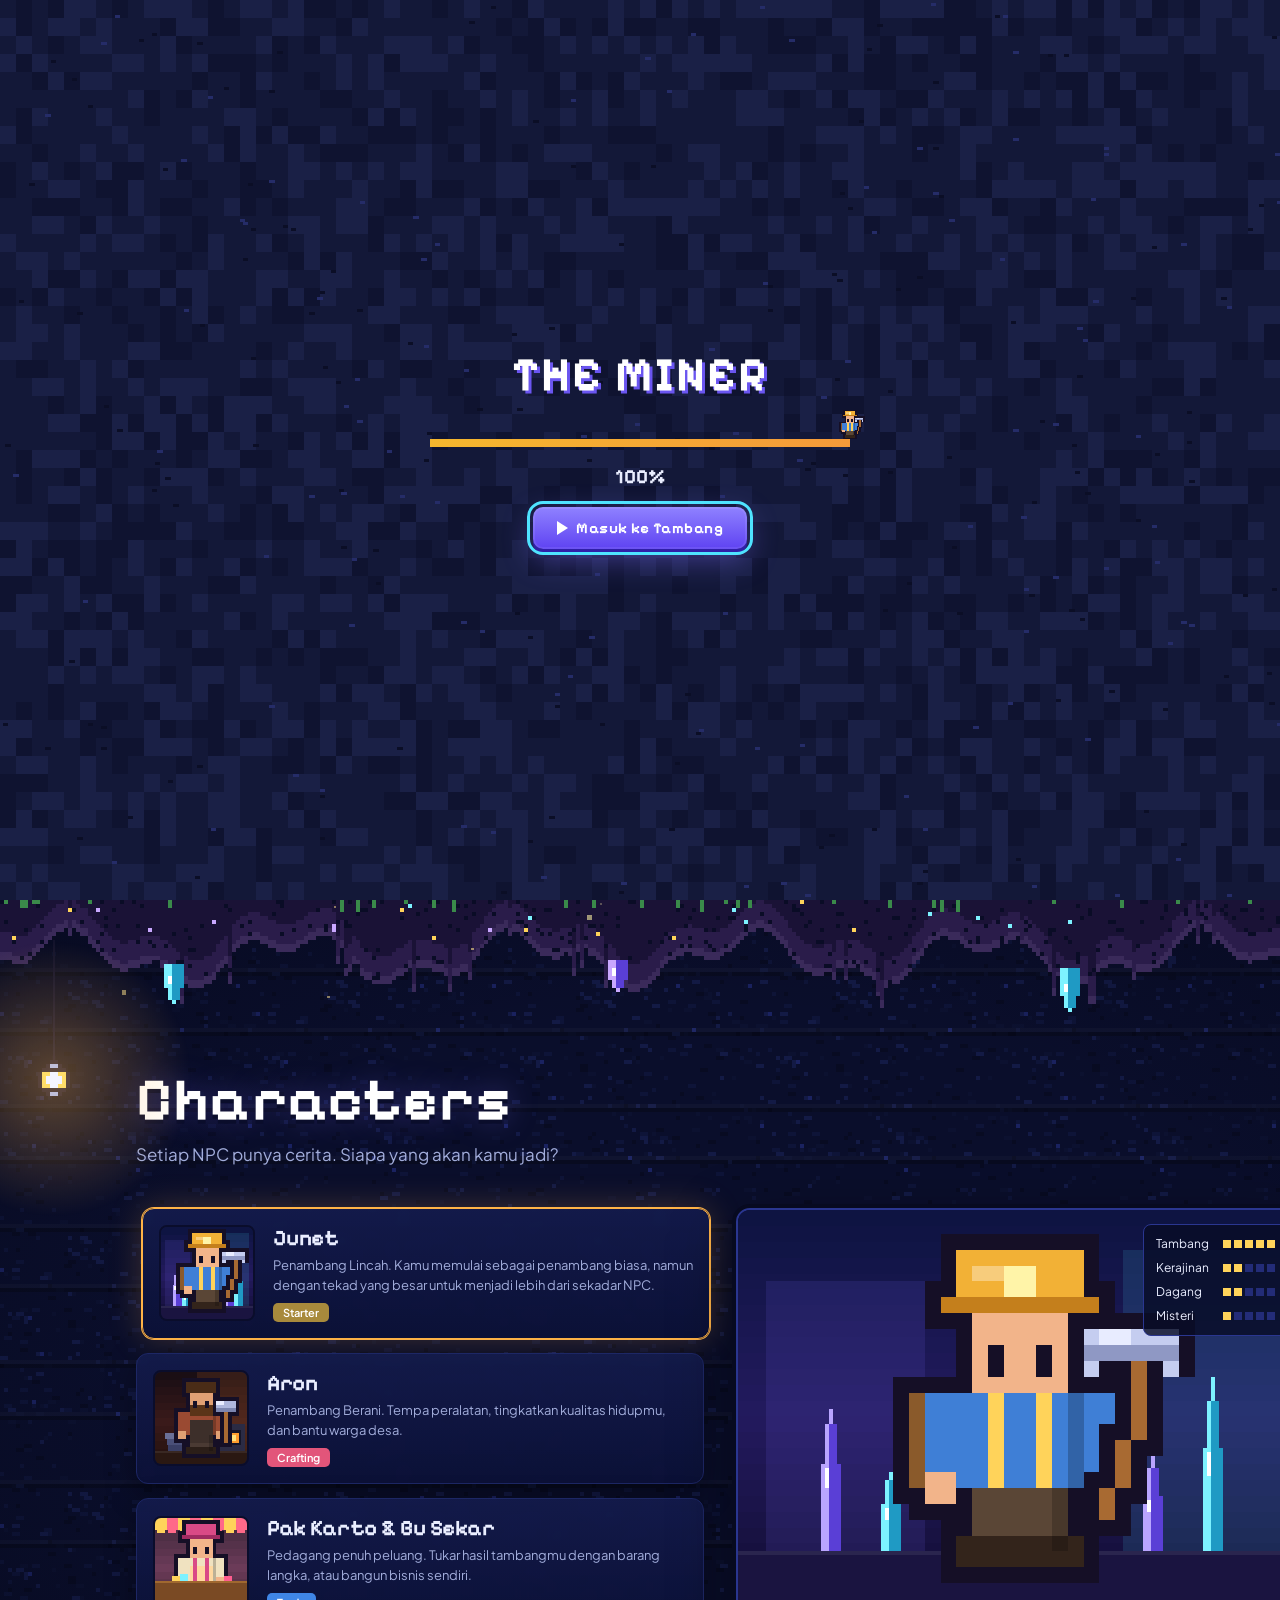
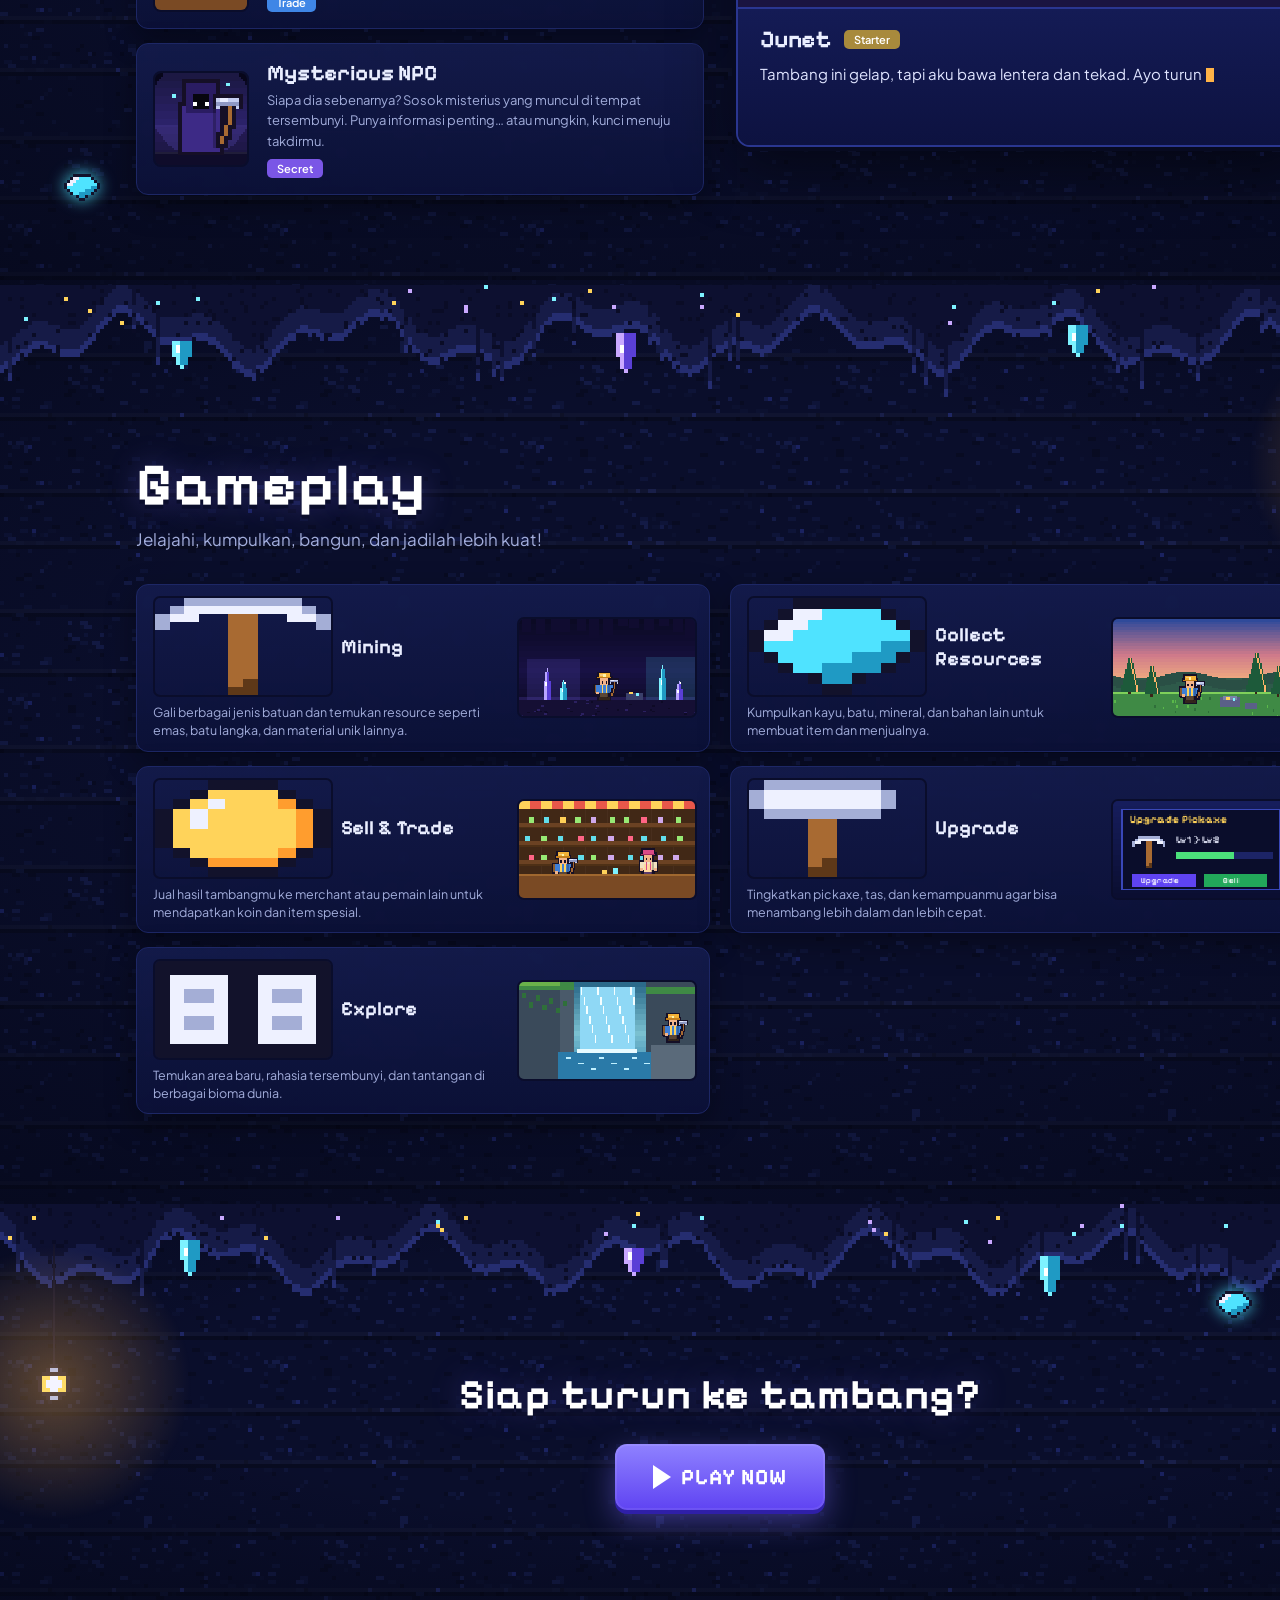
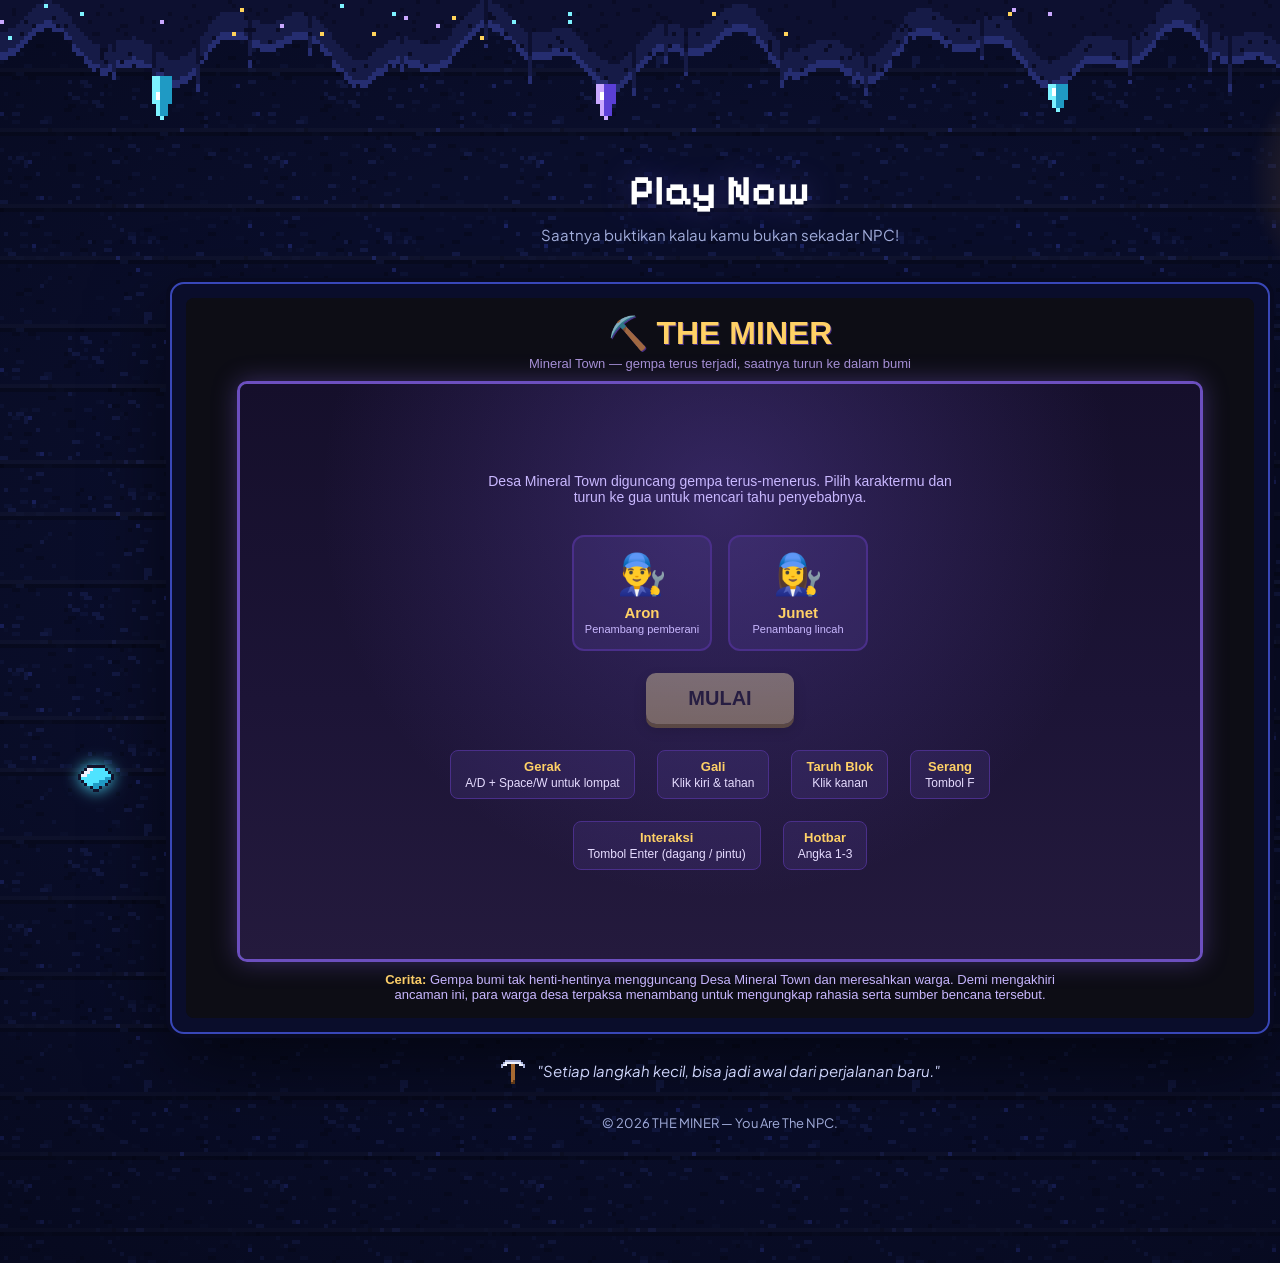
<file: index.html>
<!DOCTYPE html>
<html lang="id">
<head>
<meta charset="utf-8">
<meta name="viewport" content="width=device-width, initial-scale=1, viewport-fit=cover">
<title>THE MINER — You Are The NPC</title>
<meta name="description" content="Website resmi THE MINER. Turun ke tambang, jelajahi dunia pixel, dan buktikan kamu lebih dari sekadar NPC.">
<link rel="preconnect" href="https://fonts.googleapis.com">
<link rel="preconnect" href="https://fonts.gstatic.com" crossorigin>
<link href="https://fonts.googleapis.com/css2?family=Pixelify+Sans:wght@500;600;700&family=Plus+Jakarta+Sans:wght@400;500;600;700&display=swap" rel="stylesheet">

<style>
/* =====================================================
   YOU ARE THE NPC — website sebagai pintu masuk game
   Target desain: desktop 1440 x 900
   ===================================================== */
:root{
  --void:#060919;--night:#0b1030;--line:#2a3690;--line-soft:#1d2765;
  --ink:#eaeeff;--muted:#a2addb;--lantern:#ffb347;--gold:#ffd35a;--crystal:#4fe3ff;
  --violet:#7c6cff;--moss:#4be07a;--ember:#ff7a3d;--pink:#ff5d8f;
  --px:'Pixelify Sans','Courier New',monospace;
  --sans:'Plus Jakarta Sans',system-ui,-apple-system,'Segoe UI',sans-serif;
  --mx:50vw;--my:40vh;--dark:.08;--beam:0;--cave:none;
}
*{box-sizing:border-box;margin:0;padding:0}
[hidden]{display:none!important}
html{background:var(--void)}
body{background:var(--void);color:var(--ink);font-family:var(--sans);overflow-x:hidden;-webkit-font-smoothing:antialiased;line-height:1.5}
body.locked{overflow:hidden}
canvas{image-rendering:pixelated;display:block}
button{font-family:inherit;color:inherit;background:none;border:0}
a{color:inherit;text-decoration:none}
:focus-visible{outline:3px solid var(--crystal);outline-offset:3px;border-radius:4px}
.ic{display:inline-flex;line-height:0;flex:none}

/* ---------- lapisan tetap: debu, cahaya lentera, balok penyangga ---------- */
#dust{position:fixed;inset:0;z-index:45;pointer-events:none}
#light{position:fixed;inset:0;z-index:40;pointer-events:none;
  background:radial-gradient(circle 360px at var(--mx) var(--my),rgba(255,179,71,.10) 0,rgba(255,179,71,0) 55%,rgba(4,6,20,var(--dark)) 100%)}
.beam{position:fixed;top:0;bottom:0;width:30px;z-index:3;pointer-events:none;opacity:var(--beam);
  background:
   repeating-linear-gradient(180deg,transparent 0 262px,#22130a 262px 270px,transparent 270px 300px),
   linear-gradient(90deg,#2b190c,#5c3b1c 45%,#3a2412 60%,#22130a)}
.beam.l{left:0;border-right:4px solid #120a05}
.beam.r{right:0;border-left:4px solid #120a05}

/* ---------- tombol ---------- */
.btn{display:inline-flex;align-items:center;justify-content:center;gap:10px;color:#fff;font:700 15px var(--sans);
  padding:12px 22px;border-radius:10px;
  background:linear-gradient(180deg,#8f82ff 0%,#5f43f2 100%);
  box-shadow:0 0 0 2px rgba(255,255,255,.08) inset,0 4px 0 #2f1fa8,0 10px 30px rgba(124,108,255,.45);
  transition:transform .12s steps(2),box-shadow .12s}
.btn:hover{transform:translateY(-2px);box-shadow:0 0 0 2px rgba(255,255,255,.14) inset,0 6px 0 #2f1fa8,0 14px 36px rgba(124,108,255,.65)}
.btn:active{transform:translateY(3px);box-shadow:0 0 0 2px rgba(255,255,255,.08) inset,0 1px 0 #2f1fa8}
.btn.big{padding:20px 38px;font:700 22px var(--px);letter-spacing:1px;border-radius:12px}
.btn.sm{padding:8px 16px;font-size:13px;border-radius:8px}
.btn.ghost{background:rgba(124,108,255,.14);box-shadow:0 0 0 2px var(--line) inset,0 4px 0 #0a0d2b}
.btn.ghost:hover{background:rgba(124,108,255,.28)}
.btn.green{background:linear-gradient(180deg,#4fe08a,#22a85a);box-shadow:0 0 0 2px rgba(255,255,255,.1) inset,0 3px 0 #146a38}
.tri{width:0;height:0;border-left:14px solid #fff;border-top:9px solid transparent;border-bottom:9px solid transparent}
.big .tri{border-left-width:18px;border-top-width:12px;border-bottom-width:12px}


/* ---------- navigasi ---------- */
nav.top{position:fixed;top:0;left:0;right:0;height:76px;z-index:60;display:flex;align-items:center;justify-content:space-between;padding:0 56px;transition:background .3s,box-shadow .3s}
nav.top.solid{background:rgba(7,10,32,.88);backdrop-filter:blur(10px);box-shadow:0 2px 0 var(--line-soft)}
.logo{display:flex;align-items:center;gap:10px;font:700 19px/.92 var(--px);letter-spacing:.5px;text-transform:uppercase;text-shadow:0 2px 0 #0a0d2b}
.logo .ic{transform:rotate(-25deg)}
.links{display:flex;gap:6px}
.links a{position:relative;padding:8px 16px;font-size:14px;font-weight:600;color:#c9d2ff;transition:color .15s}
.links a:hover,.links a.on{color:#fff}
.links a.on::after{content:'';position:absolute;left:16px;right:16px;bottom:0;height:4px;background:var(--lantern);box-shadow:0 0 12px var(--lantern)}
.nav-r{display:flex;align-items:center;gap:12px}
.nav-r .btn{padding:10px 22px}

.nav-left{
  display:flex;
  align-items:center;
  gap:10px;
}

.mobile-menu{
  display:none;
  width:38px;
  height:38px;
  align-items:center;
  justify-content:center;
  padding:0;
  border:1px solid var(--line);
  border-radius:8px;
  background:rgba(10,14,44,.85);
  color:#fff;
  font-size:22px;
  line-height:1;
  cursor:pointer;
}

.mobile-menu:hover{
  border-color:var(--crystal);
  background:rgba(20,28,78,.95);
}

.gemchip{display:flex;align-items:center;gap:6px;font:700 15px var(--px);padding:6px 12px;border-radius:8px;background:rgba(10,14,44,.8);border:1px solid var(--line)}
.gemchip.full{border-color:var(--crystal);box-shadow:0 0 18px rgba(79,227,255,.55)}
.ghost-sm{font:600 12px var(--sans);padding:9px 12px;border-radius:8px;border:1px solid var(--line);background:rgba(10,14,44,.6)}
.ghost-sm:hover{border-color:var(--crystal)}

/* ---------- gauge kedalaman ---------- */
.gauge{position:fixed;right:46px;top:50%;transform:translateY(-50%);z-index:55;display:flex;flex-direction:column;align-items:center;gap:14px}
.gauge .num{font:700 20px var(--px);padding:6px 10px;border-radius:8px;background:rgba(7,10,32,.88);border:1px solid var(--line);white-space:nowrap}
.rail{position:relative;width:8px;height:44vh;min-height:280px;background:linear-gradient(90deg,#141a55,#2c3a8c 50%,#141a55);border:1px solid #0a0d2b;border-radius:2px}
.rail::before{content:'';position:absolute;inset:0;background:repeating-linear-gradient(180deg,rgba(255,255,255,.28) 0 2px,transparent 2px 22px)}
.mark{position:absolute;left:50%;width:16px;height:16px;margin:-8px 0 0 -8px;background:var(--lantern);border:2px solid #fff4c8;box-shadow:0 0 16px var(--lantern);transform:rotate(45deg);transition:top .12s linear;pointer-events:none;z-index:2}
.node{position:absolute;left:50%;width:14px;height:14px;margin:-7px 0 0 -7px;background:#0a0d2b;border:2px solid #6d7ce0;transform:rotate(45deg);z-index:1}
.node:hover{background:var(--crystal);border-color:#fff}
.node.on{border-color:var(--lantern)}
.node::after{content:attr(data-tip);position:absolute;right:26px;top:50%;transform:rotate(-45deg) translate(0,-50%);transform-origin:right center;white-space:nowrap;font:600 12px var(--sans);padding:6px 10px;border-radius:6px;background:rgba(7,10,32,.95);border:1px solid var(--line);opacity:0;pointer-events:none;transition:opacity .12s}
.node:hover::after,.node:focus-visible::after{opacity:1}

/* ---------- toast area & pesan ---------- */
.zone{position:fixed;top:96px;left:50%;z-index:58;pointer-events:none;opacity:0;transform:translate(-50%,-30px);display:flex;align-items:center;gap:22px;padding:12px 22px;border-radius:10px;background:rgba(8,12,38,.94);border:1px solid var(--line);border-left:5px solid var(--lantern);box-shadow:0 12px 40px rgba(0,0,0,.5)}
.zone.show{animation:zone 2.8s steps(14) both}
.zone small{display:block;font-size:12px;color:var(--muted)}
.zone b{font:700 24px var(--px)}
.zone .zd{font:700 22px var(--px);color:var(--lantern)}
@keyframes zone{0%{opacity:0;transform:translate(-50%,-30px)}12%,80%{opacity:1;transform:translate(-50%,0)}100%{opacity:0;transform:translate(-50%,-14px)}}
.toast{position:fixed;left:50%;bottom:34px;z-index:70;transform:translate(-50%,20px);opacity:0;pointer-events:none;padding:12px 22px;border-radius:10px;background:rgba(8,12,38,.95);border:1px solid var(--crystal);font:600 14px var(--sans);box-shadow:0 0 30px rgba(79,227,255,.25);transition:opacity .2s steps(3),transform .2s steps(3)}
.toast.show{opacity:1;transform:translate(-50%,0)}

/* ---------- struktur section ---------- */
main{position:relative}
section{position:relative}
.wrap{max-width:1216px;margin:0 auto;padding:0 24px;position:relative;z-index:5}
.deep{padding:170px 0 90px;background-color:#0a0e2b;background-image:var(--cave);background-size:256px 256px;image-rendering:pixelated}
.deep::before{content:'';position:absolute;inset:0;z-index:1;pointer-events:none;background:radial-gradient(ellipse 85% 75% at 50% 45%,transparent 45%,rgba(3,5,18,.55))}
.strata{position:absolute;left:0;right:0;top:0;height:140px;z-index:4;pointer-events:none}
.strata canvas{width:100%;height:140px;animation:crys 4.4s steps(8) infinite}
@keyframes crys{0%,100%{filter:drop-shadow(0 6px 6px rgba(79,227,255,.25))}50%{filter:drop-shadow(0 8px 14px rgba(79,227,255,.7)) brightness(1.12)}}
h2.sec{font:700 60px/1 var(--px);letter-spacing:1px;color:#fff;text-shadow:0 4px 0 #0a0d2b,0 0 30px rgba(124,108,255,.35)}
.sub{color:var(--muted);font-size:17px;margin-top:12px}
.center{text-align:center;margin-left:auto;margin-right:auto}
.card{background:linear-gradient(180deg,rgba(20,28,78,.88),rgba(12,17,56,.92));border:1px solid var(--line-soft);border-radius:12px;box-shadow:0 10px 30px rgba(0,0,0,.35);backdrop-filter:blur(4px)}
.tag{display:inline-block;font:600 11px var(--sans);padding:3px 10px;border-radius:5px;color:#fff}
.t-starter{background:#a88a3c}.t-craft{background:#e2557a}.t-trade{background:#3f86e6}.t-secret{background:#7a56e6}
.t-update{background:#7a56e6}.t-event{background:#2fae62}.t-ann{background:#3f86e6}

/* ---------- lentera & kristal tersembunyi ---------- */
.lantern{position:absolute;width:40px;height:56px;transform-origin:50% 0;animation:swing 4s ease-in-out infinite;z-index:6;pointer-events:none}
.lantern::before{content:'';position:absolute;left:19px;bottom:36px;width:2px;height:120px;background:#12122b}
.lantern canvas{position:absolute;left:0;bottom:0;width:40px;height:36px}
.lantern::after{content:'';position:absolute;left:50%;top:70%;width:300px;height:300px;margin:-150px 0 0 -150px;background:radial-gradient(circle,rgba(255,179,71,.34),rgba(255,179,71,0) 65%);animation:flick 2.6s steps(1) infinite;mix-blend-mode:screen}
.lantern.left{left:34px;top:140px}
.lantern.right{right:34px;top:140px}
@keyframes swing{0%,100%{transform:rotate(-2.5deg)}50%{transform:rotate(2.5deg)}}
@keyframes flick{0%{opacity:1}13%{opacity:.72}26%{opacity:1}41%{opacity:.82}55%{opacity:.6}70%{opacity:1}86%{opacity:.78}}
.gem{position:absolute;z-index:8;width:48px;height:42px;display:grid;place-items:center;animation:gemf 2.4s steps(4) infinite;filter:drop-shadow(0 0 8px rgba(79,227,255,.9))}
.gem:hover{filter:drop-shadow(0 0 16px #7df2ff) brightness(1.5)}
.gem.found{animation:none;transform:scale(0);opacity:0;transition:transform .3s steps(3),opacity .3s;pointer-events:none}
@keyframes gemf{50%{transform:translateY(-6px)}}

/* ---------- HOME ---------- */
#home{padding:0;min-height:max(100vh,780px);overflow:hidden;background:#22124a}
#home .scene{position:absolute;inset:0;will-change:transform}
#home .scene .bg{position:absolute;inset:0;width:100%;height:100%}
#heroMiner{position:absolute;left:70%;top:41%;width:18.3%;height:auto;animation:bob 2.4s steps(4) infinite}
@keyframes bob{50%{transform:translateY(-6px)}}
.hero-wrap{min-height:max(100vh,780px);padding-top:150px}
h1.title{font:700 104px/.94 var(--px);letter-spacing:2px;color:#fff;
  text-shadow:-5px 0 0 #1c1233,5px 0 0 #1c1233,0 -5px 0 #1c1233,0 5px 0 #1c1233,-5px -5px 0 #1c1233,5px -5px 0 #1c1233,-5px 5px 0 #1c1233,5px 5px 0 #1c1233,0 11px 0 #0f0820,0 16px 34px rgba(255,140,50,.35)}
.tagline{font:600 22px/1.3 var(--sans);color:#f1eaff;margin-top:26px;text-shadow:0 2px 0 #1a1030}
.lead{max-width:470px;margin-top:12px;font-size:16px;line-height:1.65;color:#d5d0f5;text-shadow:0 2px 0 rgba(26,16,48,.8)}
.hero-copy .btn{margin-top:30px}
.cue{position:absolute;left:50%;bottom:214px;margin-left:-19px;width:38px;height:38px;border-radius:50%;background:rgba(9,13,42,.6);border:2px solid rgba(255,255,255,.6);animation:cue 1.6s steps(4) infinite}
.cue::after{content:'';position:absolute;left:10px;top:8px;width:10px;height:10px;border-right:3px solid #fff;border-bottom:3px solid #fff;transform:rotate(45deg)}
@keyframes cue{50%{transform:translateY(8px)}}
.hero-bottom{position:absolute;left:24px;right:24px;bottom:44px;display:flex;justify-content:space-between;align-items:flex-end}
.fh{font:700 20px var(--px);margin-bottom:12px;text-shadow:0 2px 0 #12082a}
.tiles{display:flex;gap:12px}
.tile{width:126px;padding:14px 8px 12px;text-align:center;display:flex;flex-direction:column;align-items:center;gap:6px;background:rgba(9,13,42,.8);transition:transform .15s steps(3),border-color .15s}
.tile b{font:700 16px var(--px)}
.tile span{font-size:11px;line-height:1.35;color:var(--muted)}
.tile:hover{transform:translateY(-4px);border-color:var(--gold)}
.intro h1.title{animation:drop .8s steps(8) .9s both}
.intro .tagline{animation:pop .6s steps(5) 1.4s both}
.intro .lead{animation:pop .6s steps(5) 1.6s both}
.intro .hero-copy .btn{animation:pop .6s steps(5) 1.8s both}
@keyframes drop{from{transform:translateY(-60px);opacity:0}}
@keyframes pop{from{transform:translateY(14px);opacity:0}}

/* ---------- CHARACTER ---------- */
.char-grid{
display:grid;
grid-template-columns:1fr 1fr;
gap:32px;
margin-top:40px;
align-items:start
}

.clist{
display:flex;
flex-direction:column;
gap:14px
}

.ccard{
display:flex;
gap:18px;
align-items:center;
padding:14px;
text-align:left;
width:100%;
transition:border-color .15s,box-shadow .15s,transform .15s steps(3)
}

.ccard canvas{
flex:none;
width:96px;
height:96px;
border-radius:8px;
border:2px solid #0a0d2b
}

.ccard h3{
font:700 22px var(--px)
}

.ccard p{
font-size:13px;
line-height:1.55;
color:var(--muted);
margin:4px 0 8px
}

.ccard:hover{
border-color:var(--line)
}
.ccard[
aria-pressed=true]{border-color:var(--lantern);box-shadow:0 0 0 1px var(--lantern),0 0 34px rgba(255,179,71,.22);transform:translateX(6px)}
.stage{position:relative;border-radius:14px;overflow:hidden;border:2px solid var(--line);background:#0a0d2b;box-shadow:0 0 0 4px #070a20,0 20px 60px rgba(0,0,0,.5)}
.stage canvas{width:100%;height:auto;aspect-ratio:142/100}
.stats-ov{position:absolute;top:14px;right:14px;display:grid;gap:6px;padding:10px 12px;background:rgba(8,12,38,.82);border:1px solid var(--line);border-radius:8px;font-size:12px}
.stats-ov div{display:flex;justify-content:space-between;gap:14px;align-items:center}
.pips{display:inline-flex;gap:3px}
.pips i{width:8px;height:8px;background:#232c78}
.pips i.on{background:var(--gold)}
.dlg{height:138px;padding:16px 22px;background:linear-gradient(180deg,#141b55,#0d1240);border-top:2px solid var(--line)}
.dlg .who{display:flex;align-items:center;gap:12px}
.dlg h3{font:700 24px var(--px)}
.dlg .say{margin-top:8px;font-size:15px;line-height:1.55;color:#dfe4ff;min-height:46px}
.dlg .say::after{content:'';display:inline-block;width:8px;height:14px;margin-left:4px;vertical-align:-2px;background:var(--lantern);animation:blink 1s steps(1) infinite}
@keyframes blink{50%{opacity:0}}

/* ---------- GAMEPLAY ---------- */
.gp-grid{
display:grid;
grid-template-columns:1fr 1fr;
gap:14px 20px;
margin-top:32px
}

.gcard{
display:grid;
grid-template-columns:1fr 180px;
gap:14px;
align-items:center;
padding:11px 12px 11px 16px;
transition:border-color .15s,box-shadow .15s
}

.gcard h3{
display:flex;
align-items:center;
gap:8px;
font:700 20px var(--px)
}

.gcard p{
margin-top:6px;
font-size:12.5px;
line-height:1.45;color:var(--muted)
}

.gcard canvas{
width:180px;
height:101px;
border-radius:7px;
border:2px solid #0a0d2b
}

.gcard:hover{
border-color:var(--crystal);
box-shadow:0 0 0 1px var(--crystal),0 0 34px rgba(79,227,255,.22)
}


/* ---------- PLAY (mini game) ---------- */
#play{padding-top:150px;padding-bottom:60px}
.game{position:relative;box-sizing:content-box;width:960px;margin:34px auto 0;padding:14px;border-radius:14px;background:linear-gradient(180deg,#1a2160,#0f1443);border:2px solid #3947b8;box-shadow:0 0 0 4px #0a0d2b,0 30px 80px rgba(0,0,0,.6),0 0 60px rgba(124,108,255,.25)}
.hud{display:flex;justify-content:space-between;align-items:center;padding:2px 8px 12px}
.hearts{display:flex;gap:6px}
.hearts canvas.off{opacity:.2;filter:grayscale(1)}
.chip{display:flex;align-items:center;gap:8px;font:700 24px var(--px)}
.cwrap{position:relative}
#game{width:960px;height:432px;border-radius:8px;touch-action:manipulation}
.pill{position:absolute;left:50%;bottom:16px;transform:translateX(-50%);padding:8px 22px;border-radius:999px;background:rgba(8,12,38,.88);border:1px solid var(--line);font-size:14px;font-weight:600;pointer-events:none}
.ov{position:absolute;inset:0;
display:grid;place-items:center;background:rgba(6,9,25,.76);border-radius:8px}
.ov-card{text-align:center;max-width:520px;padding:0 24px}
.ov-card h3{font:700 34px var(--px)}
.ov-card p{margin:10px 0 22px;color:#cdd4fa;font-size:15px;line-height:1.6}
.ov-btns{display:flex;gap:12px;justify-content:center;flex-wrap:wrap}
.game-foot{display:flex;flex-direction:column;align-items:center;gap:16px;margin-top:26px}
.quote{display:flex;align-items:center;gap:12px;color:#cdd4fa;font-size:15px;font-style:italic}
.best{font-size:13px;color:var(--muted)}

/* ---------- LOADER (mulut tambang) ---------- */
#loader{position:fixed;inset:0;z-index:300;background:#05060f}
#loader.done{display:none}
.half{position:absolute;top:0;bottom:0;width:50%;overflow:hidden;background:#05060f;transition:transform 1.3s steps(13) .3s}
.half.l{left:0}.half.r{right:0}
.stagebox{position:absolute;top:0;bottom:0;width:200%}
.half.l .stagebox{left:0}.half.r .stagebox{left:-100%}
.stagebox canvas{width:100%;height:100%}
.stagebox .lantern{top:24%}
#loader.open .half.l{transform:translateX(-101%)}
#loader.open .half.r{transform:translateX(101%)}
.ld-ui{position:absolute;inset:0;z-index:2;display:flex;flex-direction:column;align-items:center;justify-content:center;padding:0 24px;gap:0;transition:opacity .3s steps(3)}
#loader.open .ld-ui{opacity:0;pointer-events:none}

.ld-logo{font:700 clamp(40px,7vw,72px)/1 var(--px);letter-spacing:3px;color:#fff;white-space:nowrap;
  text-shadow:4px 4px 0 #6a55f0}

.ld-bar{position:relative;width:min(630px,80vw);margin-top:64px}
.ld-rail{position:relative;width:100%;height:12px;background:#281c55}
.ld-fill{position:absolute;left:0;top:0;bottom:0;width:0;background:linear-gradient(90deg,#f5b72e,#f59a3a)}
.ld-cart{position:absolute;bottom:12px;left:0;width:44px;height:44px;margin-left:-22px;
  image-rendering:pixelated;animation:ldwalk .4s steps(2) infinite}
@keyframes ldwalk{50%{transform:translateY(-3px)}}

.ld-pct{font:700 20px var(--px);margin-top:18px}
.ld-msg{margin-top:10px}
.ld-tip{margin-top:6px}
#ldEnter{margin-top:18px}

/* ---------- transisi gali & gerbang game ---------- */
#wipe{position:fixed;inset:0;z-index:200;pointer-events:none}
#wipeTxt{position:fixed;left:50%;top:50%;transform:translate(-50%,-50%);z-index:201;font:700 46px var(--px);color:#fff;text-shadow:0 4px 0 #0a0d2b;opacity:0;pointer-events:none;text-align:center}
#wipeTxt small{display:block;font:600 14px var(--sans);color:var(--muted);margin-top:6px;text-shadow:none}
#wipeTxt.on{opacity:1}
#gate{position:fixed;inset:0;z-index:250;pointer-events:none;visibility:hidden}
#gate.on{visibility:visible;pointer-events:auto}
.gd{position:absolute;top:0;bottom:0;width:50.2%;transition:transform .9s steps(9);
  background:linear-gradient(90deg,transparent calc(100% - 6px),#0b0604 calc(100% - 6px)),repeating-linear-gradient(90deg,#4a2c14 0 58px,#2d1a0b 58px 62px);
  box-shadow:inset 0 0 140px rgba(0,0,0,.65)}
.gd::before,.gd::after{content:'';position:absolute;left:0;right:0;height:38px;background:radial-gradient(circle at 14px 50%,#9aa2cf 0 3px,transparent 4px) 0 0/52px 100%,linear-gradient(#3b4266,#232946);box-shadow:0 4px 0 rgba(0,0,0,.5)}
.gd::before{top:20%}.gd::after{top:72%}
.gd.l{left:0;transform:translateX(-101%)}.gd.r{right:0;transform:translateX(101%)}
#gate.on .gd{transform:none}
.gate-ui{position:absolute;inset:0;display:flex;flex-direction:column;align-items:center;justify-content:center;gap:14px;text-align:center;opacity:0;transition:opacity .2s steps(2) .9s}
#gate.on .gate-ui{opacity:1}
.gate-depth{font:700 72px var(--px);text-shadow:0 5px 0 #0a0d2b;color:var(--lantern)}
#gMsg{font-size:17px;color:#f0e6ff;min-height:26px}
.gate-bar{width:420px;height:14px;background:#0a0d2b;border:2px solid #000;border-radius:3px}
.gate-bar i{display:block;height:100%;width:0;background:linear-gradient(90deg,#c9761c,var(--lantern));box-shadow:0 0 14px var(--lantern)}
#gFailTxt{max-width:460px;margin-bottom:16px;font-size:14px;line-height:1.6;color:#f5c9c9}


/* =====================================================
   FIXED DESKTOP LAYOUT
   Semua device memakai komposisi desktop yang sama.
   HP / tablet hanya mengecilkan seluruh layout secara
   proporsional, TANPA mengubah isi atau susunan section.
   ===================================================== */

/* Desktop tetap normal */
@media (min-width:1440px){
  body{
    width:100%;
    zoom:1;
  }
}

/* Laptop kecil / tablet / HP */
@media (max-width:1439px){

  html{
    overflow-x:hidden;
  }

  body{
    width:1440px;
    min-width:1440px;

    /*
      1440px = ukuran desain utama.
      Layar kecil hanya melakukan scaling.
    */
    zoom:calc(100vw / 1440);
  }

  /*
    Jangan ubah grid, card, font, padding,
    atau isi section apa pun.
  */

  nav.top{
    width:1440px;
    right:auto;
  }

  /*
    Background tetap mengikuti lebar desain 1440px.
  */
  main{
    width:1440px;
  }

  section{
    width:1440px;
  }

  .wrap{
    width:1216px;
    max-width:1216px;
    margin-left:auto;
    margin-right:auto;
  }

  /*
    Hilangkan perubahan responsive pada elemen
    Gameplay / Character / Home.
  */
  .char-grid{
    grid-template-columns:1fr 1fr;
    gap:32px;
  }

  .gp-grid{
    grid-template-columns:1fr 1fr;
    gap:14px 20px;
  }

  .ccard{
    display:flex;
    gap:18px;
    padding:16px;
  }

  .ccard canvas{
    width:96px;
    height:96px;
  }

  .ccard h3{
    font-size:22px;
  }

  .ccard p{
    font-size:13px;
  }

  /*
    HOME TETAP UKURAN DESKTOP
  */
  h1.title{
    font-size:104px;
  }

  .tagline{
    font-size:22px;
  }

  .lead{
    max-width:470px;
    font-size:16px;
  }

  #heroMiner{
    display:block;
  }

  /* NAVBAR DESKTOP TETAP */
  .mobile-menu{
    display:none;
  }

  .links{
    display:flex;
  }

  .nav-r .gemchip{
    display:flex;
  }

  .nav-r .btn{
    padding:10px 22px;
    font-size:15px;
  }

  /*
    GAME ASLI TETAP UKURAN DESKTOP.
    TIDAK MENGUBAH ISI GAMEPLAY.
  */
  .real-game{
    width:100%;
    max-width:1100px;
  }

  .game-frame{
    width:100%;
    height:720px;
  }

  /*
    Gauge tetap berada di posisi desktop.
  */
  .gauge{
    display:flex;
  }

  /*
    Home tiles tetap 4 item dalam satu baris.
  */
  .hero-bottom{
    flex-direction:row;
    align-items:flex-end;
  }

  .tiles{
    display:flex;
    gap:12px;
  }

  .tile{
    width:126px;
  }

  /*
    Cahaya mengikuti canvas desktop.
  */
  #light{
    width:1440px;
    right:auto;
  }

  #dust{
    width:1440px;
    right:auto;
  }

  .beam.r{
    left:1410px;
    right:auto;
  }
}

/* ================= NAVBAR HP ================= */
@media (max-width:600px){
  nav.top{
    height:76px;
    padding:0 56px;
  }

  .mobile-menu{
    display:flex !important;
    flex:0 0 38px;
    width:38px;
    height:38px;
    visibility:visible !important;
    opacity:1 !important;
  }

  .links{
    display:none;
    position:absolute;
    top:76px;
    left:56px;
    width:300px;
    padding:12px;
    flex-direction:column;
    gap:4px;
    background:rgba(7,10,32,.97);
    border:1px solid var(--line);
    border-radius:10px;
    box-shadow:0 12px 30px rgba(0,0,0,.45);
  }

  .links.open{
    display:flex;
  }

  .links a{
    display:block;
    padding:10px 14px;
  }

  .links a.on::after{
    left:14px;
    right:14px;
  }
}

/* ---------- reduced motion ---------- */

@media (prefers-reduced-motion:reduce){
  *,*::before,*::after{
    animation:none!important;
    transition:none!important;
  }
}
/* GAME THE MINER DI PLAY NOW */
.real-game {
  width: 100%;
  max-width: 1100px;
  margin: 35px auto 0;
  padding: 14px;
  background: #0a0d2b;
  border: 2px solid #3947b8;
  border-radius: 14px;
  box-shadow:
    0 0 0 4px #080a20,
    0 30px 80px rgba(0,0,0,.6);
}

.game-frame {
  display: block;
  width: 100%;
  height: 720px;
  border: 0;
  border-radius: 8px;
  background: #0d0d15;
}
.fh{display:none}

/* Judul section "Siap turun ke tambang?" dan "Play Now" */
#final h2.sec,
#playnow h2.sec{
  font-size:42px;
  text-align:center;
}
#final .sub,
#playnow .sub{
  font-size:15px;
  text-align:center;
}

.final-body{text-align:center}
.final-actions{display:flex;justify-content:center;margin-top:28px}
.final-body .sub{max-width:520px;margin-left:auto;margin-right:auto}

.foot{
  text-align:center;
  padding:30px 24px 40px;
  position:relative;
  z-index:5;
}
.foot small{
  display:block;
  text-align:center;
  font-size:13px;
  color:var(--muted);
}

#loader .ld-logo{
  font-size:clamp(28px,4.5vw,48px);
  letter-spacing:2px;
  text-shadow:3px 3px 0 #6a55f0;
}

#loader #ldEnter.btn.big{
  padding:12px 24px;
  font-size:15px;
  letter-spacing:.5px;
  border-radius:10px;
  gap:8px;
}
#loader #ldEnter .tri{
  border-left-width:11px;
  border-top-width:7px;
  border-bottom-width:7px;
}
#loader .ld-bar{
  width:min(420px,70vw);
  margin-top:40px;
}
#loader .ld-rail{
  height:8px;
}
#loader .ld-cart{
  width:32px;
  height:32px;
  margin-left:-16px;
  bottom:8px;
}
</style>




</head>
<body class="locked">

<!-- ============ LOADING: masuk ke mulut tambang ============ -->
<div id="loader" role="status" aria-label="Memuat website">
  <div class="half l"><div class="stagebox"><canvas class="ld-c" width="480" height="300"></canvas></div></div>
  <div class="half r"><div class="stagebox"><canvas class="ld-c" width="480" height="300"></canvas></div></div>
  <div class="ld-ui">
   <div class="ld-logo">THE MINER</div>
   <div class="ld-bar">
    <canvas class="ld-cart" id="ldCart" width="24" height="24"></canvas>
    <div class="ld-rail"><div class="ld-fill" id="ldFill"></div></div>
   </div>
   <div class="ld-pct" id="ldPct">0%</div>
   <button class="btn big" id="ldEnter" type="button" hidden><span class="tri"></span>Masuk ke Tambang</button>
</div>
</div>

<canvas id="dust" aria-hidden="true"></canvas>
<div id="light" aria-hidden="true"></div>
<div class="beam l" aria-hidden="true"></div><div class="beam r" aria-hidden="true"></div>

<!-- ============ NAVIGASI ============ -->
<nav class="top" id="nav" aria-label="Navigasi utama">

  <div class="nav-left">
    <button class="mobile-menu" id="mobileMenu" type="button"
      aria-label="Buka menu" aria-expanded="false">☰</button>

    <a class="logo" href="#home" data-go="home" aria-label="THE MINER, ke atas">
      <i class="ic" data-icon="pick" data-s="3"></i>
      <span>THE<br>MINER</span>
    </a>
  </div>

  <div class="links" id="links">
    <a href="#home" data-go="home">Home</a>
    <a href="#character" data-go="character">Character</a>
    <a href="#gameplay" data-go="gameplay">Gameplay</a>
    <a href="#playnow" data-go="playnow">Playnow</a>
  </div>

  <div class="nav-r">
    <div class="gemchip" id="gemChip" title="Kristal tersembunyi yang sudah kamu temukan">
      <i class="ic" data-icon="gem" data-s="2"></i>
      <span><b id="gemN">0</b>/6</span>
    </div>

    <button class="btn" type="button" data-play>
      <span class="tri"></span>Play Now
    </button>
  </div>

</nav>

<aside class="gauge" id="gauge" aria-label="Peta kedalaman tambang" hidden>
  <div class="num"><span id="depthNum">0</span> m</div>
  <div class="rail" id="rail"><i class="mark" id="mark"></i></div>
</aside>

<div class="zone" id="zone" role="status" aria-live="polite"><div><small id="zoneL">Area baru</small><b id="zoneN">Permukaan</b></div><span class="zd" id="zoneD"></span></div>
<div class="toast" id="toast" role="status" aria-live="polite"></div>
<canvas id="wipe" aria-hidden="true"></canvas><div id="wipeTxt" aria-hidden="true"></div>

<!-- gerbang menuju game PHP -->
<div id="gate" aria-hidden="true">
  <div class="gd l"></div><div class="gd r"></div>
  <div class="gate-ui">
    <div class="gate-depth">−<span id="gDepth">0</span> m</div>
    <p id="gMsg">Menyalakan lentera…</p>
    <div class="gate-bar"><i id="gBar"></i></div>
    <div id="gFail" hidden><p id="gFailTxt"></p><button class="btn" id="gBack" type="button">Kembali ke atas</button></div>
  </div>
</div>

<main>
<!-- ================= 1. HOME — permukaan ================= -->
<section id="home" data-depth="0" data-zone="Permukaan">
  <div class="scene" id="scene" aria-hidden="true">
    <canvas class="bg" id="heroBG" width="480" height="300"></canvas>
    <canvas id="heroMiner" width="88" height="96"></canvas>
  </div>
  <div class="wrap hero-wrap">
    <div class="hero-copy">
      <h1 class="title">THE<br>MINER</h1>
      <p class="tagline">Mine. Explore. Become more than an NPC.</p>
      <p class="lead">Dunia yang luas, sumber daya yang tak terbatas, dan cerita yang menunggu untuk kamu tulis. Apakah kamu hanya NPC… atau sesuatu yang lebih?</p>
      <button class="btn big" type="button" data-play><span class="tri"></span>PLAY NOW</button>
    </div>
    <button class="cue" type="button" data-go="character" aria-label="Turun ke tambang"></button>
    <div class="hero-bottom">
      <div class="featured">
        <div class="tiles">
          <a class="card tile" href="#gameplay" data-go="gameplay"><i class="ic" data-icon="pick" data-s="4"></i><b>Mine</b><span>Kumpulkan resource berharga</span></a>
          <a class="card tile" href="#gameplay" data-go="gameplay"><i class="ic" data-icon="leaf" data-s="4"></i><b>Explore</b><span>Jelajahi dunia yang penuh misteri</span></a>
          <a class="card tile" href="#gameplay" data-go="gameplay"><i class="ic" data-icon="chest" data-s="4"></i><b>Trade</b><span>Jual hasil tambang dan dapatkan koin</span></a>
          <a class="card tile" href="#gameplay" data-go="gameplay"><i class="ic" data-icon="up" data-s="4"></i><b>Upgrade</b><span>Tingkatkan peralatan dan kemampuan</span></a>
        </div>
      </div>
    </div>
  </div>
  <button class="gem" type="button" aria-label="Kristal tersembunyi" style="left:90%;top:22%"><i class="ic" data-icon="gem" data-s="3"></i></button>
</section>

<!-- ================= 2. CHARACTER — desa penambang ================= -->
<section id="character" class="deep" data-depth="60" data-zone="Desa Penambang">
  <div class="strata" aria-hidden="true"><canvas width="360" height="35"></canvas></div>
  <div class="wrap">
    <header>
      <h2 class="sec">Characters</h2>
      <p class="sub">Setiap NPC punya cerita. Siapa yang akan kamu jadi?</p>
    </header>
    <div class="char-grid">
      <div class="clist" id="clist"></div>
      <div class="stage card" id="stage">
        <canvas id="stageCv" width="142" height="100" aria-hidden="true"></canvas>
        <div class="stats-ov" id="stStats" aria-label="Kemampuan karakter"></div>
        <div class="dlg" aria-live="polite">
          <div class="who"><h3 id="stName">NPC Miner</h3><span class="tag t-starter" id="stTag">Starter</span></div>
          <p class="say" id="stSay"></p>
        </div>
      </div>
    </div>
  </div>
  <button class="gem" type="button" aria-label="Kristal tersembunyi" style="left:4%;top:88%"><i class="ic" data-icon="gem" data-s="3"></i></button>
</section>

<!-- ================= 3. GAMEPLAY — terowongan dalam ================= -->
<section id="gameplay" class="deep" data-depth="140" data-zone="Terowongan Dalam">
  <div class="strata" aria-hidden="true"><canvas width="360" height="35"></canvas></div>
  <div class="wrap">
    <header>
      <h2 class="sec">Gameplay</h2>
      <p class="sub">Jelajahi, kumpulkan, bangun, dan jadilah lebih kuat!</p>
    </header>
    <div class="gp-grid" id="gpGrid"></div>
  </div>
  <button class="gem" type="button" aria-label="Kristal tersembunyi" style="left:90%;top:9%"><i class="ic" data-icon="gem" data-s="3"></i></button>
</section>


<!-- ================= SIAP TURUN KE TAMBANG ================= -->
<section id="final" class="deep" data-depth="220" data-zone="Gua Kristal">
  <div class="strata" aria-hidden="true"><canvas width="360" height="35"></canvas></div>
  <div class="wrap final-body">
    <h2 class="sec">Siap turun ke tambang?</h2>
    <p></p>
    <div class="final-actions">
      <button class="btn big" type="button" data-play><span class="tri"></span>PLAY NOW</button>
    </div>
  </div>
  <button class="gem" type="button" aria-label="Kristal tersembunyi" style="left:84%;top:20%"><i class="ic" data-icon="gem" data-s="3"></i></button>
</section>

<!-- ================= PLAY NOW ================= -->
<section id="playnow" class="deep" data-depth="420" data-zone="Dasar Tambang">
  <div class="strata" aria-hidden="true"><canvas width="360" height="35"></canvas></div>

  <div class="wrap">
    <header class="center" style="text-align:center">
      <h2 class="sec">Play Now</h2>
      <p class="sub">Saatnya buktikan kalau kamu bukan sekadar NPC!</p>
    </header>

    <div class="real-game">
      <iframe src="game/index.html" title="THE MINER Game" class="game-frame" loading="eager" allow="fullscreen"></iframe>
    </div>

    <div class="game-foot">
      <p class="quote"><i class="ic" data-icon="pick" data-s="2"></i>"Setiap langkah kecil, bisa jadi awal dari perjalanan baru."</p>
    </div>
  </div>

  <div class="foot"><small>© 2026 THE MINER — You Are The NPC.</small></div>

  <button class="gem" type="button" aria-label="Kristal tersembunyi" style="left:5%;top:60%"><i class="ic" data-icon="gem" data-s="3"></i></button>
  <button class="gem" type="button" aria-label="Kristal tersembunyi" style="left:92%;top:70%"><i class="ic" data-icon="gem" data-s="3"></i></button>
</section>
</main>

<script>
(function(){
'use strict';

/* =====================================================
   KONFIGURASI — ubah bagian ini saja
   ===================================================== */
const GAME_URL='game/index.html';   // path game PHP kamu (tombol PLAY NOW menuju ke sini)            // opsional: URL embed YouTube, mis. https://www.youtube.com/embed/xxxx
const DEPTH_MAX=420;



/* =====================================================
   UTIL
   ===================================================== */
const $=(s,r)=>(r||document).querySelector(s);
const $$=(s,r)=>Array.from((r||document).querySelectorAll(s));

const mobileMenu=$('#mobileMenu');
const links=$('#links');

mobileMenu?.addEventListener('click',()=>{
  const open=links.classList.toggle('open');

  mobileMenu.setAttribute(
    'aria-expanded',
    String(open)
  );
});

links?.addEventListener('click',e=>{
  if(e.target.closest('a')){
    links.classList.remove('open');
    mobileMenu?.setAttribute('aria-expanded','false');
  }
});

const clamp=(v,a,b)=>Math.min(b,Math.max(a,v));
const lerp=(a,b,t)=>a+(b-a)*t;
const root=document.documentElement;
const reduce=matchMedia('(prefers-reduced-motion: reduce)').matches;
function mulberry(a){return function(){a|=0;a=a+0x6D2B79F5|0;let t=Math.imul(a^a>>>15,1|a);t=t+Math.imul(t^t>>>7,61|t)^t;return((t^t>>>14)>>>0)/4294967296}}
function cv(w,h,el){const c=el||document.createElement('canvas');c.width=w;c.height=h;const x=c.getContext('2d');x.imageSmoothingEnabled=false;return[c,x]}
function R(x,c,a,b,w,h){x.fillStyle=c;x.fillRect(Math.round(a),Math.round(b),Math.max(0,Math.round(w)),Math.max(0,Math.round(h)))}
const hex=h=>[1,3,5].map(i=>parseInt(h.slice(i,i+2),16));
const mix=(a,b,t)=>{const A=hex(a),B=hex(b);return'rgb('+A.map((v,i)=>Math.round(v+(B[i]-v)*t)).join(',')+')'};
function grad(x,w,h,cols,step){step=step||4;const n=cols.length-1;for(let y=0;y<h;y+=step){const t=Math.min(n-.0001,y/h*n),i=t|0;R(x,mix(cols[i],cols[i+1],t-i),0,y,w,step)}}
function disc(x,c,cx,cy,r){for(let dy=-r;dy<=r;dy++){const hw=Math.round(Math.sqrt(r*r-dy*dy));R(x,c,cx-hw,cy+dy,hw*2,1)}}

/* =====================================================
   PIXEL ART — ikon, karakter, dekorasi (semua digambar lewat kode)
   ===================================================== */
const PAL={k:'#12122b',w:'#eef1ff',g:'#a4aed6',d:'#5a648f',b:'#a86a32',B:'#5e3818',y:'#ffd35a',o:'#ff9d2e',r:'#ff5a6a',G:'#2fbf62',l:'#8bf07a',c:'#4fe3ff',C:'#1f9ac4',p:'#9a7bff',P:'#5b3fd6'};
const ICONS={
 pick:['..gggggggg..','.gwwwwwwwwg.','gww..bb..wwg','g....bb....g','.....bb.....','.....bb.....','.....bb.....','.....bb.....','.....bb.....','.....bb.....','.....bB.....','.....BB.....'],
 leaf:['............','.GGG....GGG.','GlllG..GlllG','GlllllGGlllG','.GlllGGGllG.','..GGGGGGGG..','....GGGG....','.....GG.....','.....GG.....','.....GG.....','..bbbbbbbb..','..BBBBBBBB..'],
 chest:['..kkkkkkkk..','.kbbbbbbbbk.','kbbbbbbbbbbk','kBBBBBBBBBBk','kkkkkyykkkkk','kbbbbyybbbbk','kbbbbyybbbbk','kbbbbbbbbbbk','kBBBBBBBBBBk','.kkkkkkkkkk.'],
 up:['.....GG.....','....GllG....','...GllllG...','..GllllllG..','.GGGllllGGG.','...GllllG...','...GllllG...','...GllllG...','...GGGGGG...'],
 gem:['...kkkkkk...','..kwwcccck..','.kwwcccccck.','kwwcccccccck','kccccccccCCk','.kcccccCCCk.','..kccCCCCk..','....kCCk....','.....kk.....'],
 coin:['...kkkk...','..kyyyyk..','.kywyyyok.','kywyyyyyok','kywyyyyyok','kyyyyyyyok','kyyyyyyyok','.kyyyyyok.','..kooook..','...kkkk...'],
 hammer:['.gggggggg...','gwwwwwwwwg..','gwwwwwwwwg..','.gggggggg...','....bb......','....bb......','....bb......','....bb......','....bB......','....BB......'],
 book:['kkkkkkkkkkkk','kwwwwkkwwwwk','kwggwkkwggwk','kwwwwkkwwwwk','kwggwkkwggwk','kwwwwkkwwwwk','kkkkkkkkkkkk'],
 chat:['kkkkkkkkkk..','kwwwwwwwwk..','kwkwkwkwwk..','kwwwwwwwwk..','kkkkwkkkkk..','...kwk......','...kk.......'],
 heart:['.kk.kk.','krrkrrk','krwrrrk','krrrrrk','.krrrk.','..krk..','...k...'],
 clock:['..kkkk..','.kwwwwk.','kwwkwwwk','kwwkwwwk','kwwkkwwk','kwwwwwwk','.kwwwwk.','..kkkk..'],
 lantern:['....kk....','...kggk...','..kkkkkk..','.kyywwyyk.','.kywwwwyk.','.kywwwwyk.','.kyywwyyk.','..kkkkkk..','...kggk...'],
 cart:['..c..y..p....','.kkkkkkkkkkk.','kbbbbbbbbbbbk','.kbbbbbbbbbk.','..kkkkkkkkk..','..kwk...kwk..']
};
function drawMap(x,map,ox,oy,s){map.forEach((row,j)=>{for(let i=0;i<row.length;i++){const ch=row[i];if(ch!=='.'&&PAL[ch])R(x,PAL[ch],ox+i*s,oy+j*s,s,s)}})}
function icon(name,s){const m=ICONS[name],w=Math.max.apply(null,m.map(r=>r.length)),p=cv(w*s,m.length*s);drawMap(p[1],m,0,0,s);return p[0]}
function injectIcons(scope){$$('[data-icon]',scope).forEach(el=>{if(el.firstChild)return;el.appendChild(icon(el.dataset.icon,+el.dataset.s||3))})}

const OUT='#150f26';
function person(ctx,ox,oy,s,o){
  const parts=[],det=[];
  const add=(a,b,w,h,c)=>parts.push([a,b,w,h,c]);
  const d=(a,b,w,h,c)=>det.push([a,b,w,h,c]);
  if(o.cloak){
    add(5,9,10,12,o.cloak);add(6,3,8,8,o.hood);
    d(8,6,4,4,'#07060f');d(8,8,1,1,'#ffffff');d(11,8,1,1,'#ffffff');d(6,10,8,1,o.hood);d(13,10,1,10,'rgba(0,0,0,.25)');
  }else{
    if(o.pack)add(3,11,3,6,o.pack);
    add(7,17,3,4,o.pants);add(10,17,3,4,o.pants);
    add(6,20,4,2,o.boots);add(10,20,4,2,o.boots);
    add(6,11,8,6,o.shirt);add(4,11,2,5,o.shirt);add(14,11,2,5,o.shirt);
    add(4,16,2,2,o.skin);add(14,16,2,2,o.skin);
    add(7,5,6,6,o.skin);
    if(o.hat){add(6,2,8,3,o.hat);add(5,5,10,1,o.hatD)}
    if(o.hair)add(6,3,8,3,o.hair);
    if(o.beard)add(7,9,6,3,o.beard);
    if(o.apron)add(7,13,6,6,o.apron);
    if(o.strap){d(8,11,1,6,o.strap);d(11,11,1,6,o.strap)}
    d(8,8,1,2,OUT);d(11,8,1,2,OUT);
    if(o.lamp){d(9,3,2,2,'#fff4a8');d(7,3,2,1,'rgba(255,255,255,.35)')}
    d(13,11,1,6,'rgba(0,0,0,.22)');d(12,17,1,4,'rgba(0,0,0,.2)');
  }
  parts.forEach(p=>R(ctx,OUT,ox+(p[0]-1)*s,oy+(p[1]-1)*s,(p[2]+2)*s,(p[3]+2)*s));
  parts.forEach(p=>R(ctx,p[4],ox+p[0]*s,oy+p[1]*s,p[2]*s,p[3]*s));
  det.forEach(p=>R(ctx,p[4],ox+p[0]*s,oy+p[1]*s,p[2]*s,p[3]*s));
  if(o.tool==='pick'){
    const hn=[[15,18],[15,17],[16,16],[16,15],[16,14],[17,13],[17,12],[17,11],[17,10],[17,9]];
    hn.forEach(h=>R(ctx,OUT,ox+(h[0]-1)*s,oy+(h[1]-1)*s,3*s,3*s));R(ctx,OUT,ox+13*s,oy+6*s,8*s,4*s);
    hn.forEach(h=>R(ctx,'#a86a32',ox+h[0]*s,oy+h[1]*s,s,s));
    R(ctx,'#c5cdf0',ox+14*s,oy+7*s,6*s,2*s);R(ctx,'#8f98c4',ox+14*s,oy+8*s,6*s,s);R(ctx,'#e8ecff',ox+15*s,oy+7*s,2*s,s);
    R(ctx,'#c5cdf0',ox+14*s,oy+9*s,s,s);R(ctx,'#c5cdf0',ox+19*s,oy+9*s,s,s);
  }
  if(o.tool==='hammer'){
    R(ctx,OUT,ox+15*s,oy+9*s,3*s,11*s);R(ctx,OUT,ox+13*s,oy+7*s,7*s,5*s);
    R(ctx,'#a86a32',ox+16*s,oy+10*s,s,9*s);R(ctx,'#aeb7dd',ox+14*s,oy+8*s,5*s,3*s);R(ctx,'#7c86b0',ox+14*s,oy+10*s,5*s,s);R(ctx,'#e8ecff',ox+14*s,oy+8*s,2*s,s);
  }
}
const PM={skin:'#f2b48a',hat:'#f2b136',hatD:'#c47f1c',shirt:'#3f7fd6',strap:'#ffd35a',pants:'#5a4636',boots:'#33241b',pack:'#8a5a2b',lamp:1,tool:'pick'};
const PM2=Object.assign({},PM,{shirt:'#d0603a',hat:'#7ad06a',hatD:'#4a9a3e',pack:'#5a4a8a',strap:'#f0e2c0'});
const PB={skin:'#e0a074',hair:'#4a2c17',beard:'#5a3418',shirt:'#9a4a32',pants:'#4a3a33',boots:'#2b1e18',apron:'#3d2f2a',tool:'hammer'};
const PS={skin:'#f2b48a',hat:'#d94a86',hatD:'#a02c62',shirt:'#f0e2c0',pants:'#5a3a6a',boots:'#3a2438',apron:'#ffd8a0',strap:'#d94a86'};
const PY={cloak:'#3d2a86',hood:'#2a1c62',tool:'pick'};

function crystal(x,cx,by,h,c1,c2){
  const b=Math.round(h*.6),m=Math.round(h*.28),t=Math.max(1,h-b-m);
  R(x,c2,cx-2,by-b,5,b);R(x,c1,cx-2,by-b,2,b);
  R(x,c2,cx-1,by-b-m,3,m);R(x,c1,cx-1,by-b-m,1,m);
  R(x,c1,cx,by-h,1,t);
  R(x,'#ffffff',cx-1,by-b+1,1,Math.max(2,b>>2));
}
function crystalDown(x,cx,by,h,c1,c2){x.save();x.translate(0,2*by);x.scale(1,-1);crystal(x,cx,by,h,c1,c2);x.restore()}
function pine(x,cx,by,h,c1,c2){
  const n=Math.max(2,(h/5)|0);R(x,'#3a2418',cx-1,by-3,2,3);
  for(let k=0;k<n;k++){const w=3+k*2,y0=by-3-(n-k)*4;R(x,c1,cx-((w-1)>>1),y0,w,5);R(x,c2,cx+((w-1)>>1)-1,y0,1,5)}
}
function house(x,px,py,w,h,wall,roof,win){
  R(x,wall,px,py,w,h);
  for(let j=0;w+4-2*j>0&&j<9;j++)R(x,roof,px-2+j,py-1-j,w+4-2*j,1);
  const wx=px+((w*.55)|0);R(x,win,wx,py+4,4,4);R(x,'rgba(255,200,90,.22)',wx-3,py+1,10,10);
}

/* ---------- adegan 128x72 (gameplay, berita, trailer) ---------- */
const SC={};
SC.mine=function(x,w,h,t){
  grad(x,w,h,['#0b0a24','#181144','#0a081c'],4);
  const r=mulberry(11);
  for(let i=0;i<14;i++)R(x,'#100c30',i*10+((r()*4)|0),0,7,4+((r()*12)|0));
  R(x,'#150f34',0,58,w,h-58);R(x,'#231a52',0,58,w,2);
  for(let i=0;i<40;i++)R(x,r()<.5?'#0e0a26':'#2b2060',r()*w,60+r()*12,2,1);
  R(x,'rgba(124,108,255,.14)',6,30,38,30);R(x,'rgba(79,227,255,.14)',92,28,38,32);
  crystal(x,20,60,24,'#b9a5ff','#5a3fd6');crystal(x,32,60,15,'#7df2ff','#1f9ac4');
  crystal(x,104,60,26,'#7df2ff','#1f9ac4');crystal(x,116,60,14,'#b9a5ff','#5a3fd6');
  if((t>>1)%2){R(x,'#fff',22,38,1,1);R(x,'#fff',106,34,1,1)}else{R(x,'#fff',33,47,1,1);R(x,'#fff',117,47,1,1)}
  R(x,'#3a3f6a',78,55,12,5);R(x,'#ffd35a',80,54,3,2);R(x,'#7df2ff',85,55,2,2);
  person(x,52,38,1,PM);
};
SC.collect=function(x,w,h,t){
  grad(x,w,52,['#2f4a9a','#cf7a8a','#ffc27a'],2);
  R(x,'#2e5a4a',0,44,w,10);for(let i=0;i<w;i+=2)R(x,'#2a4f45',i,42+Math.round(Math.sin(i*.09)*3),2,8);
  R(x,'#3f8a45',0,54,w,18);R(x,'#7fd05a',0,54,w,2);
  const r=mulberry(4);for(let i=0;i<24;i++)R(x,r()<.5?'#2f6f3a':'#5ab84a',r()*w,57+r()*14,1,2);
  pine(x,12,56,34,'#1d5a3a','#ffb36a');pine(x,28,58,26,'#1d5a3a','#ffb36a');pine(x,104,56,38,'#1d5a3a','#ffb36a');pine(x,120,58,28,'#1d5a3a','#ffb36a');
  R(x,'#5a6088',78,58,14,7);R(x,'#7a82a8',80,57,10,3);R(x,'#ffd35a',82,58,3,2);R(x,'#7df2ff',87,59,2,2);R(x,'#5a6088',96,62,9,5);
  person(x,46,40,1,PM);
};
SC.trade=function(x,w,h,t){
  R(x,'#2b1a12',0,0,w,h);for(let i=0;i<w;i+=16)R(x,'#33201a',i,0,1,h);
  const r=mulberry(5),C=['#ffd35a','#4fe3ff','#ff5d8f','#8bf07a','#c9a8ff'];
  [16,30,44].forEach(y=>{R(x,'#5a3620',0,y,w,3);R(x,'#3a2212',0,y+3,w,1);for(let i=0;i<10;i++)R(x,C[(r()*5)|0],4+i*12+((r()*4)|0),y-4,4,4)});
  R(x,'rgba(255,170,60,'+(0.10+(t%3)*0.03)+')',0,0,w,h);
  for(let i=0;i*8<w;i++)R(x,i%2?'#e8574a':'#ffd35a',i*8,0,8,6);
  person(x,84,34,1,PS);person(x,22,36,1,PM);
  R(x,'#7a4a24',0,54,w,18);R(x,'#a0682f',0,54,w,2);R(x,'#ffd35a',60,51,4,3);R(x,'#7df2ff',68,50,4,4);
};
SC.upgrade=function(x,w,h){
  grad(x,w,h,['#161d5c','#0a0d2e'],4);
  R(x,'#0a0d2b',6,6,w-12,h-12);
  R(x,'#3947b8',6,6,w-12,1);R(x,'#3947b8',6,h-7,w-12,1);R(x,'#3947b8',6,6,1,h-12);R(x,'#3947b8',w-7,6,1,h-12);
  x.textBaseline='top';x.fillStyle='#ffd35a';x.font='700 8px "Pixelify Sans",monospace';x.fillText('Upgrade Pickaxe',12,10);
  drawMap(x,ICONS.pick,14,26,2);
  x.fillStyle='#eaeeff';x.font='700 7px "Pixelify Sans",monospace';x.fillText('Lv 1  >  Lv 2',46,26);
  R(x,'#1c2466',46,38,70,5);R(x,'#4be07a',46,38,42,5);
  R(x,'#5f43f2',14,54,46,10);R(x,'#22a85a',66,54,46,10);
  x.fillStyle='#fff';x.font='700 6px "Pixelify Sans",monospace';x.fillText('Upgrade',20,56);x.fillText('Beli',80,56);
};
SC.explore=function(x,w,h,t){
  grad(x,w,h,['#2b6a8a','#7ac0d0','#2a7aa8'],4);
  R(x,'#3a4a5a',0,0,40,h);R(x,'#4a5a6a',30,0,10,h);R(x,'#3a4a5a',92,0,36,h);
  R(x,'#3f8a45',0,0,40,6);R(x,'#3f8a45',92,4,36,5);R(x,'#6ab24a',0,0,30,3);
  for(let i=0;i<7;i++)R(x,'#2f6f3a',2+i*5,8+((i*7)%12),3,4);
  R(x,'#8fd8f5',44,4,40,48);
  for(let i=0;i<20;i++){const yy=4+((t*3+i*7)%42);R(x,'#f4feff',45+i*2,yy,1,6)}
  R(x,'#2a7aa8',28,52,72,20);R(x,'#e8fbff',42,50,44,3);
  for(let i=0;i<8;i++)R(x,'#bff0ff',34+i*8+((t+i)%3),56+(i%3)*4,4,1);
  R(x,'#5a6a7a',96,44,32,28);R(x,'#3a4a5a',96,44,32,3);
  person(x,102,22,1,PM);
};
SC.interact=function(x,w,h,t){
  grad(x,w,52,['#141a4a','#2a2a6a','#3a4a7a'],4);
  const r=mulberry(8);for(let i=0;i<20;i++)R(x,'#fff',r()*w,r()*30,1,1);
  R(x,'#2f6a3a',0,52,w,20);R(x,'#5aa84a',0,52,w,2);
  pine(x,10,54,30,'#173a3a','#ffb36a');pine(x,120,54,34,'#173a3a','#ffb36a');
  R(x,'#6b4a2e',50,26,44,26);R(x,'#7d5a38',50,26,44,2);
  for(let j=0;j<12;j++)R(x,'#8a3a2a',46+j,25-j,56-2*j,1);
  R(x,'#3a2416',68,36,10,16);R(x,'#ffd35a',56,32,7,7);R(x,'#ffd35a',82,32,7,7);
  R(x,'rgba(255,200,90,'+(0.10+(t%4)*0.02)+')',40,24,64,30);
  R(x,'#3a2416',59,32,1,7);R(x,'#3a2416',85,32,1,7);
  person(x,18,34,1,PM);person(x,98,34,1,PS);
  R(x,'#fff',34,24,18,9);R(x,'#fff',38,33,3,2);R(x,'#12122b',38,28,2,2);R(x,'#12122b',42,28,2,2);R(x,'#12122b',46,28,2,2);
};
SC.deep=function(x,w,h,t){
  grad(x,w,h,['#04061a','#0e1a45','#050818'],4);
  const r=mulberry(21);for(let i=0;i<12;i++)R(x,'#0a0f2e',i*11+((r()*5)|0),0,8,6+((r()*14)|0));
  for(let i=0;i<7;i++){R(x,'#1a2050',8+i*9,24+i*6,44-i*2,6);R(x,'#2a3270',8+i*9,24+i*6,44-i*2,1)}
  R(x,'rgba(79,227,255,.10)',70,10,56,60);
  crystal(x,92,66,30,'#7df2ff','#1f9ac4');crystal(x,108,66,44,'#8ff5ff','#22a6d0');crystal(x,120,66,22,'#7df2ff','#1f9ac4');crystal(x,80,66,14,'#c9a8ff','#5a3fd6');
  if((t>>1)%2)R(x,'#fff',110,26,1,1);else R(x,'#fff',93,48,1,1);
  R(x,'#0a0f2e',0,66,w,6);
  person(x,60,38,1,PM);
};
SC.festival=function(x,w,h,t){
  grad(x,w,h,['#2a1450','#6a2a70','#f09a5a'],4);
  const C=['#ff5d8f','#ffd35a','#4fe3ff','#8bf07a','#c9a8ff'];
  for(let i=0;i<w;i++)R(x,'#12122b',i,6+Math.round(Math.sin(i*.05)*4),1,1);
  for(let k=0;k<11;k++){const px=k*12+4,py=6+Math.round(Math.sin(px*.05)*4);R(x,C[k%5],px,py+1,7,4);R(x,C[k%5],px+1,py+5,5,2);R(x,C[k%5],px+2,py+7,3,1)}
  R(x,'#3a2a4a',0,56,w,16);R(x,'#5a4a6a',0,56,w,2);
  [[20,26],[64,20],[108,28]].forEach((a,i)=>{R(x,'#12122b',a[0],a[1]-10,1,10);R(x,(t+i)%3?'#ffd35a':'#ffb347',a[0]-2,a[1],5,6);R(x,'rgba(255,200,90,.16)',a[0]-10,a[1]-6,21,20)});
  person(x,30,34,1,PM);person(x,78,34,1,PM2);
};
SC.maint=function(x,w,h,t){
  grad(x,w,h,['#141a3a','#2a2a5a','#3a3a6a'],4);
  R(x,'#2a2250',0,54,w,18);R(x,'#3c3468',0,54,w,2);
  R(x,'#5a3a1c',60,20,3,36);R(x,'#c98a2a',44,14,36,18);R(x,'#8a5a1a',44,14,36,2);
  R(x,'#e8574a',60,18,3,8);R(x,'#e8574a',60,28,3,3);
  for(let i=0;i<8;i++)R(x,i%2?'#ffd35a':'#12122b',6+i*6,48,6,3);
  R(x,'#5a648f',100,44,16,12);R(x,'#a4aed6',102,40,12,4);R(x,'#7df2ff',104,47,4,3);
  person(x,14,32,1,PM);person(x,80,32,1,PM2);
};
function paint(c,name,t){const x=c.getContext('2d');x.imageSmoothingEnabled=false;x.clearRect(0,0,c.width,c.height);SC[name](x,c.width,c.height,t||0)}

/* ---------- karakter ---------- */
const CH={
 miner:{name:'Junet',tag:'Starter',tc:'t-starter',pal:PM,bg:['#0e1442','#231a5e','#100c30'],floor:'#1a1440',
  desc:'Penambang Lincah. Kamu memulai sebagai penambang biasa, namun dengan tekad yang besar untuk menjadi lebih dari sekadar NPC.',
  say:'Tambang ini gelap, tapi aku bawa lentera dan tekad. Ayo turun bersama.',stats:[['Tambang',5],['Kerajinan',2],['Dagang',2],['Misteri',1]]},
 blacksmith:{name:'Aron',tag:'Crafting',tc:'t-craft',pal:PB,bg:['#1a0e14','#3a1a1a','#20100c'],floor:'#2a1812',
  desc:'Penambang Berani. Tempa peralatan, tingkatkan kualitas hidupmu, dan bantu warga desa.',
  say:'Bawa bijihnya ke sini. Api tempaku bisa mengubah batu jadi kekuatan.',stats:[['Tambang',2],['Kerajinan',5],['Dagang',3],['Misteri',1]]},
 merchant:{name:'Pak Karto & Bu Sekar',tag:'Trade',tc:'t-trade',pal:PS,bg:['#2a1638','#5a2a58','#2a1430'],floor:'#3a2010',
  desc:'Pedagang penuh peluang. Tukar hasil tambangmu dengan barang langka, atau bangun bisnis sendiri.',
  say:'Emas dan kristal selalu ada pembelinya. Mau tukar apa hari ini?',stats:[['Tambang',1],['Kerajinan',2],['Dagang',5],['Misteri',2]]},
 mystery:{name:'Mysterious NPC',tag:'Secret',tc:'t-secret',pal:PY,bg:['#07061a','#1a1248','#0a0820'],floor:'#0f0c2a',
  desc:'Siapa dia sebenarnya? Sosok misterius yang muncul di tempat tersembunyi. Punya informasi penting… atau mungkin, kunci menuju takdirmu.',
  say:'Kamu bukan orang pertama yang mencari pintu itu. Tapi mungkin yang terakhir.',stats:[['Tambang',3],['Kerajinan',1],['Dagang',1],['Misteri',5]]}
};
function charScene(x,w,h,id,s,t){
  const C=CH[id],k=s/2,fy=Math.round(h*.86),fl=(t%4)<2,bob=(t%6)<3?0:-1;
  grad(x,w,h,C.bg,4);R(x,C.floor,0,fy,w,h-fy);R(x,'rgba(255,255,255,.07)',0,fy,w,1);
  if(id==='miner'){
    R(x,'rgba(124,108,255,.12)',w*.05,fy-34*k,w*.28,34*k);R(x,'rgba(79,227,255,.12)',w*.68,fy-38*k,w*.28,38*k);
    crystal(x,w*.16,fy,18*k,'#b9a5ff','#5a3fd6');crystal(x,w*.27,fy,10*k,'#7df2ff','#1f9ac4');
    crystal(x,w*.84,fy,22*k,'#7df2ff','#1f9ac4');crystal(x,w*.73,fy,12*k,'#b9a5ff','#5a3fd6');
  }
  if(id==='blacksmith'){
    R(x,'rgba(255,140,50,.12)',w*.45,fy-44*k,w*.55,44*k);
    R(x,'#2b2b44',w*.68,fy-14*k,14*k,14*k);R(x,'#151528',w*.68+2*k,fy-11*k,10*k,8*k);
    R(x,fl?'#ff9d2e':'#ffb347',w*.68+3*k,fy-9*k,8*k,5*k);R(x,'#ffe27a',w*.68+4*k,fy-8*k,5*k,3*k);R(x,fl?'#ff5a2e':'#ff7a3d',w*.68+4*k,fy-12*k,3*k,4*k);
    R(x,'#6a7098',w*.10,fy-9*k,16*k,3*k);R(x,'#4a4f78',w*.12,fy-6*k,12*k,3*k);R(x,'#3a3f66',w*.14,fy-3*k,8*k,3*k);
  }
  if(id==='merchant'){
    for(let i=0;i*6*k<w;i++){const c=i%2?'#ff5d8f':'#ffd35a';R(x,c,i*6*k,0,6*k,6*k);R(x,c,i*6*k+k,6*k,4*k,2*k)}
    R(x,'rgba(255,200,90,.10)',0,0,w,h);
  }
  if(id==='mystery'){
    disc(x,'rgba(124,108,255,.18)',w*.5,fy-24*k,26*k);
    R(x,'rgba(150,120,255,.10)',((t*2)%8),fy-14*k,w,14*k);
    for(let i=0;i<3;i++)R(x,'#7df2ff',w*(.18+.3*i),fy-(30+((t+i*3)%8))*k,k*1.5,k*1.5);
  }
  const sw=20*s,sh=22*s;
  person(x,Math.round(w*.5-sw/2),Math.round(fy-sh+s)+bob,s,C.pal);
  if(id==='merchant'){
    R(x,'#7a4a24',0,fy-8*k,w,h-fy+8*k);R(x,'#a0682f',0,fy-8*k,w,k);
    R(x,'#ffd35a',w*.18,fy-11*k,4*k,3*k);R(x,'#7df2ff',w*.28,fy-12*k,4*k,4*k);R(x,'#ff5d8f',w*.74,fy-11*k,4*k,3*k);
  }
}

/* ---------- hero, mulut tambang, lantai gua, lapisan tanah ---------- */
function ridgeY(i,base,amp,ph){return base+Math.sin(i*.021+ph)*amp+Math.sin(i*.057+ph*2)*amp*.45}
function ridge(x,base,amp,ph,col){for(let i=0;i<480;i+=2){const y=ridgeY(i,base,amp,ph);R(x,col,i,y,2,300-y)}}
function drawHero(c){
  const x=c.getContext('2d');x.imageSmoothingEnabled=false;
  grad(x,480,205,['#22124a','#4b2472','#a24a88','#ff8a5a','#ffc873'],4);
  const r=mulberry(3);
  for(let i=0;i<46;i++)R(x,'rgba(255,240,220,.75)',r()*480,r()*90,1,1);
  [[30,40,90],[150,26,70],[330,52,110],[420,20,64],[240,70,84],[70,92,60]].forEach(a=>{const cx=a[0],cy=a[1],cw=a[2];R(x,'#5a3a8a',cx,cy,cw,5);R(x,'#7b4a9c',cx+8,cy-4,cw-24,4);R(x,'#ff9a6a',cx+2,cy+5,cw-6,2);R(x,'#ffb47a',cx+10,cy+7,cw-30,1)});
  const sx=300,sy=180;
  disc(x,'rgba(255,190,90,.10)',sx,sy,64);disc(x,'rgba(255,200,110,.14)',sx,sy,46);disc(x,'#ffd970',sx,sy,28);disc(x,'#fff1b0',sx,sy,22);
  ridge(x,182,8,1,'#5a3a80');
  ridge(x,200,10,3,'#3a2a6a');
  [18,46,74,150,178,206,236,262].forEach((cx,i)=>pine(x,cx,Math.round(ridgeY(cx,200,10,3))+6,26+((i*7)%14),'#1c2a5c','#ff9a5a'));
  ridge(x,222,8,5,'#22224f');
  house(x,96,214,24,14,'#241f4a','#181438','#ffcf6a');
  for(let i=0;i<7;i++){R(x,'#3b2f5c',292-i*7,214+i*6,200,90);R(x,'#4f9a48',292-i*7,214+i*6,i?7:200,3)}
  R(x,'#b6e070',292,214,188,1);
  for(let i=0;i<40;i++)R(x,r()<.5?'#54467a':'#2a2148',300+r()*180,222+r()*70,2,1);
  R(x,'#10162f',0,274,480,26);
  for(let i=0;i<60;i++)R(x,'#0c1226',r()*480,268+r()*6,2,4+((r()*4)|0));
  pine(x,458,216,110,'#152552','#ff9a5a');pine(x,432,216,84,'#152552','#ff9a5a');
}
function drawEntrance(c){
   const x=c.getContext('2d');x.imageSmoothingEnabled=false;
  R(x,'#05060f',0,0,480,300);
  const r=mulberry(9);
  for(let yy=0;yy<300;yy+=6)for(let xx=0;xx<480;xx+=6){const a=r();R(x,a<.5?'#131838':a<.8?'#1a2046':'#0f1330',xx,yy,6,6)}
  for(let i=0;i<260;i++)R(x,r()<.5?'#252c68':'#0b0e26',r()*480,r()*300,2,1);
}

function strata(c,kind,seed){
  const x=c.getContext('2d');x.imageSmoothingEnabled=false;const r=mulberry(seed);
  const cols=kind==='surface'?['#1a1236','#2a1c4a','#3a2a5a']:['#0d1030','#161b47','#252d70'];
  const edge=i=>Math.round(15+5*Math.sin(i*.11+seed)+3*Math.sin(i*.29+seed*2));
  for(let i=0;i<360;i++){
    const h=edge(i)+(r()<.07?Math.round(r()*7):0);
    for(let y=0;y<h;y++){let col=cols[0];if(y>h-3)col=cols[2];else if(y>h-8)col=cols[1];if(r()<.06)col='#0a0c26';R(x,col,i,y,1,1)}
    if(kind==='surface'&&r()<.15)R(x,'#3a8a4a',i,0,1,1+((r()*3)|0));
  }
  for(let n=0;n<26;n++)R(x,['#ffd35a','#7df2ff','#c9a8ff'][n%3],(r()*358)|0,(r()*10)|0,1,1);
  [[40,'#7df2ff','#1f9ac4'],[150,'#c9a8ff','#5a3fd6'],[262,'#7df2ff','#1f9ac4'],[330,'#c9a8ff','#5a3fd6']].forEach((a,i)=>{
    crystalDown(x,a[0]+((seed*7+i)%9),edge(a[0])-1,7+((i*3+seed)%5),a[1],a[2]);
  });
}
function caveTexture(){
  const p=cv(64,64),x=p[1],r=mulberry(77);
  R(x,'#0a0e2b',0,0,64,64);
  for(let i=0;i<320;i++)R(x,['#0e1438','#080b22','#131a45','#0c1130'][(r()*4)|0],(r()*64)|0,(r()*64)|0,1+((r()*2)|0),1);
  for(let i=0;i<10;i++)R(x,'#1a2260',(r()*64)|0,(r()*64)|0,1,1);
  for(let j=0;j<4;j++){const yy=j*16+((r()*4)|0);R(x,'rgba(255,255,255,.025)',0,yy,64,1);R(x,'rgba(0,0,0,.25)',0,yy+1,64,1)}
  return p[0].toDataURL();
}
function makeLantern(cls){const d=document.createElement('div');d.className='lantern '+(cls||'');d.setAttribute('aria-hidden','true');const p=cv(40,36);drawMap(p[1],ICONS.lantern,0,0,4);d.appendChild(p[0]);return d}

/* =====================================================
   SUARA (WebAudio, dibuat lewat kode — tanpa file audio)
   ===================================================== */
let AC=null,soundOn=true;
function actx(){if(!AC){try{AC=new(window.AudioContext||window.webkitAudioContext)()}catch(e){}}if(AC&&AC.state==='suspended')AC.resume();return AC}
function tone(f,d,type,v,slide,when){const a=actx();if(!a||!soundOn)return;const t=a.currentTime+(when||0),o=a.createOscillator(),g=a.createGain();o.type=type||'square';o.frequency.setValueAtTime(f,t);if(slide)o.frequency.exponentialRampToValueAtTime(Math.max(30,f+slide),t+d);g.gain.setValueAtTime(v||.05,t);g.gain.exponentialRampToValueAtTime(.0001,t+d);o.connect(g);g.connect(a.destination);o.start(t);o.stop(t+d+.03)}
function noise(d,v,when){const a=actx();if(!a||!soundOn)return;const n=Math.floor(a.sampleRate*d),b=a.createBuffer(1,n,a.sampleRate),ch=b.getChannelData(0);for(let i=0;i<n;i++)ch[i]=(Math.random()*2-1)*(1-i/n);const s=a.createBufferSource();s.buffer=b;const f=a.createBiquadFilter();f.type='lowpass';f.frequency.value=900;const g=a.createGain();g.gain.value=v||.08;s.connect(f);f.connect(g);g.connect(a.destination);s.start(a.currentTime+(when||0))}
const SFX={
 pick(){noise(.06,.09);tone(180,.08,'square',.04,-90)},
 gem(){[660,880,1320].forEach((f,i)=>tone(f,.12,'square',.045,0,i*.07))},
 coin(){tone(988,.06,'square',.04);tone(1319,.12,'square',.04,0,.06)},
 boom(){noise(.5,.2);tone(90,.4,'sawtooth',.1,-55)},
 dig(){for(let i=0;i<5;i++)noise(.08,.12,i*.07);tone(70,.5,'sawtooth',.07,-30)},
 gate(){tone(60,1.2,'sawtooth',.09,-20);for(let i=0;i<6;i++)noise(.1,.1,i*.2)},
 ok(){[523,659,784,1046].forEach((f,i)=>tone(f,.14,'square',.05,0,i*.09))}
};
function sfx(n){try{if(soundOn&&SFX[n])SFX[n]()}catch(e){}}

/* =====================================================
   DEBU & PARTIKEL (satu kanvas untuk seluruh halaman)
   ===================================================== */
const dust=$('#dust'),dx=dust.getContext('2d');let DW=0,DH=0,prog=0,bursts=[];
function rsz(){DW=dust.width=innerWidth;DH=dust.height=innerHeight}
rsz();
const motes=[];for(let i=0;i<70;i++)motes.push({x:Math.random()*innerWidth,y:Math.random()*innerHeight,s:Math.random()<.25?4:2,vx:(Math.random()-.5)*.25,vy:-.04-Math.random()*.22,ph:Math.random()*6.28,c:i%3});
function burst(x,y,c,n,big){for(let i=0;i<n;i++){const a=Math.random()*6.28,sp=(big?3.2:1.8)*(.4+Math.random());bursts.push({x:x,y:y,vx:Math.cos(a)*sp,vy:Math.sin(a)*sp-1.2,l:30+Math.random()*24,c:Array.isArray(c)?c[i%c.length]:c,s:Math.random()<.4?4:2})}}
function dustFrame(now){
  dx.clearRect(0,0,DW,DH);
  const pal=prog<.12?['#ffe28a','#fff0a8','#ffe28a']:(prog<.3?['#ffd9a0','#ffe9b8','#ffcf8a']:['#9fd8ff','#c9a8ff','#7df2ff']);
  for(let i=0;i<motes.length;i++){const m=motes[i];
    if(!reduce){m.x+=m.vx+Math.sin(m.ph+now*.0006)*.15;m.y+=m.vy;if(m.y<-6){m.y=DH+6;m.x=Math.random()*DW}if(m.x<-6)m.x=DW+6;if(m.x>DW+6)m.x=-6}
    dx.globalAlpha=.18+.42*Math.abs(Math.sin(m.ph+now*.0021));dx.fillStyle=pal[m.c];dx.fillRect(m.x|0,m.y|0,m.s,m.s)}
  dx.globalAlpha=1;
  for(let i=0;i<bursts.length;i++){const b=bursts[i];b.x+=b.vx;b.y+=b.vy;b.vy+=.14;b.l--;dx.globalAlpha=Math.min(1,b.l/16);dx.fillStyle=b.c;dx.fillRect(b.x|0,b.y|0,b.s,b.s)}
  dx.globalAlpha=1;bursts=bursts.filter(b=>b.l>0);
  requestAnimationFrame(dustFrame);
}

/* kursor pickaxe */
(function(){
  const p=cv(32,32),x=p[1];x.translate(16,16);x.rotate(-Math.PI/4);x.translate(-12,-12);drawMap(x,ICONS.pick,0,0,2);
  const u=p[0].toDataURL(),st=document.createElement('style');
  st.textContent='*{cursor:url('+u+') 6 6,auto}a,button,[role=button],.gem,canvas#game{cursor:url('+u+') 6 6,pointer}';
  document.head.appendChild(st);
})();

/* =====================================================
   TOAST & NOTIFIKASI AREA
   ===================================================== */
const toastEl=$('#toast'),zoneEl=$('#zone');let toastT=0;
function toast(msg){toastEl.textContent=msg;toastEl.classList.add('show');clearTimeout(toastT);toastT=setTimeout(()=>toastEl.classList.remove('show'),2600)}
function zoneShow(label,name,right){$('#zoneL').textContent=label;$('#zoneN').textContent=name;$('#zoneD').textContent=right||'';zoneEl.classList.remove('show');void zoneEl.offsetWidth;zoneEl.classList.add('show')}

/* =====================================================
   SCROLL: kedalaman, cahaya lentera, balok, gauge
   ===================================================== */
const nav=$('#nav'),gauge=$('#gauge'),rail=$('#rail'),mark=$('#mark'),depthNum=$('#depthNum'),scene=$('#scene');
let secs=[],nodes=[],maxScroll=1,activeIdx=-1,entered=false,ticking=false;
function layout(){
  secs=$$('main>section').map(el=>({el:el,id:el.id,depth:+el.dataset.depth,zone:el.dataset.zone,top:el.offsetTop}));
  maxScroll=Math.max(1,root.scrollHeight-innerHeight);
  if(!nodes.length){secs.forEach(s=>{const b=document.createElement('button');b.type='button';b.className='node';b.setAttribute('aria-label',s.zone+', kedalaman '+s.depth+' meter');b.dataset.tip=s.zone+', −'+s.depth+' m';b.addEventListener('click',()=>goTo(s.id));rail.appendChild(b);nodes.push(b)})}
  secs.forEach((s,i)=>{nodes[i].style.top=clamp(s.top/maxScroll*100,0,100)+'%'});
}
function depthAt(y){
  if(!secs.length)return 0;
  if(y>=maxScroll-2)return secs[secs.length-1].depth;
  let i=0;for(let k=0;k<secs.length;k++)if(y>=secs[k].top)i=k;
  const a=secs[i],b=secs[i+1];if(!b)return a.depth;
  return lerp(a.depth,b.depth,clamp((y-a.top)/(b.top-a.top),0,1));
}
function onScroll(){
  ticking=false;
  const y=window.scrollY,p=clamp(y/maxScroll,0,1);prog=p;
  root.style.setProperty('--dark',(.08+.2*p).toFixed(3));
  root.style.setProperty('--beam',clamp((y-innerHeight*.5)/(innerHeight*.45),0,1).toFixed(3));
  nav.classList.toggle('solid',y>30);
  mark.style.top=(p*100)+'%';
  const d=Math.round(depthAt(y));depthNum.textContent=d?'−'+d:'0';
  if(!reduce&&y<innerHeight*1.2)scene.style.transform='translate3d(0,'+(y*.3).toFixed(1)+'px,0)';
  let ai=0;secs.forEach((s,i)=>{if(y+innerHeight*.45>=s.top)ai=i});
  if(ai!==activeIdx){
    const first=activeIdx===-1;activeIdx=ai;const s=secs[ai];
    $$('.links a').forEach(a=>a.classList.toggle('on',a.dataset.go===s.id));
    nodes.forEach((n,i)=>n.classList.toggle('on',i===ai));
    if(entered&&!first)zoneShow('Area baru',s.zone,'−'+s.depth+' m');
  }
}
window.addEventListener('scroll',()=>{if(!ticking){ticking=true;requestAnimationFrame(onScroll)}},{passive:true});
window.addEventListener('resize',()=>{rsz();layout();onScroll()});
let mxq=false,mxx=0,mxy=0;
window.addEventListener('pointermove',e=>{mxx=e.clientX;mxy=e.clientY;if(!mxq){mxq=true;requestAnimationFrame(()=>{mxq=false;root.style.setProperty('--mx',mxx+'px');root.style.setProperty('--my',mxy+'px')})}},{passive:true});

/* =====================================================
   TRANSISI "MENGGALI" antar section
   ===================================================== */
const wipe=$('#wipe'),wx=wipe.getContext('2d'),wtxt=$('#wipeTxt'),TS=64;
const rockTiles=[0,1,2,3].map(n=>{
  const p=cv(16,16),x=p[1],r=mulberry(n*13+7);
  R(x,mix('#262b5a','#343a70',r()),0,0,16,16);
  for(let i=0;i<30;i++)R(x,r()<.5?'#1a1e46':'#484f8c',(r()*16)|0,(r()*16)|0,r()<.3?2:1,1);
  R(x,'rgba(255,255,255,.10)',0,0,16,1);R(x,'rgba(255,255,255,.06)',0,0,1,16);R(x,'rgba(0,0,0,.35)',0,15,16,1);R(x,'rgba(0,0,0,.28)',15,0,1,16);
  if(n%2){R(x,'#ffd35a',3+n,4,2,2);R(x,'#7df2ff',10,10,2,2)}
  return p[0];
});
let digging=false;
function dig(mid,label){
  if(reduce||digging){mid();return}
  digging=true;
  const W=wipe.width=innerWidth,H=wipe.height=innerHeight,cols=Math.ceil(W/TS),rows=Math.ceil(H/TS),tiles=[];
  for(let r=0;r<rows;r++)for(let c=0;c<cols;c++)tiles.push({x:c*TS,y:r*TS,d:Math.random()*240+Math.abs(c-cols/2)*8,v:(Math.random()*4)|0});
  wx.imageSmoothingEnabled=false;wtxt.innerHTML='<b>'+label+'</b><small>Menggali…</small>';
  sfx('dig');
  const T0=performance.now();let phase=0,t1=0;
  (function frame(now){
    wx.clearRect(0,0,W,H);
    if(phase===0){
      let done=true;
      tiles.forEach(k=>{const a=clamp((now-T0-k.d)/150,0,1);if(a<1)done=false;if(a>0){const sz=TS*(.55+.45*a)+1;wx.drawImage(rockTiles[k.v],k.x+(TS-sz)/2,k.y+(TS-sz)/2,sz,sz)}});
      if(done){wtxt.classList.add('on');mid();phase=1;t1=now}
    }else{
      const t2=now-t1;
      if(t2<180){tiles.forEach(k=>wx.drawImage(rockTiles[k.v],k.x,k.y,TS+1,TS+1))}
      else{
        wtxt.classList.remove('on');
        let alive=false;
        tiles.forEach(k=>{
          const tt=t2-180-k.d*.5;
          if(tt<0){wx.drawImage(rockTiles[k.v],k.x,k.y,TS+1,TS+1);alive=true;return}
          const f=tt/420;if(f>=1)return;alive=true;
          wx.globalAlpha=1-f;wx.drawImage(rockTiles[k.v],k.x,k.y+f*f*280,TS+1,TS+1);wx.globalAlpha=1;
        });
        if(!alive){wx.clearRect(0,0,W,H);digging=false;return}
      }
    }
    requestAnimationFrame(frame);
  })(T0);
}
function goTo(id){
  const s=secs.find(q=>q.id===id);if(!s)return;
  const y=Math.min(s.top,maxScroll);if(Math.abs(window.scrollY-y)<8)return;
  if(reduce){window.scrollTo({top:y,behavior:'smooth'});return}
  dig(()=>window.scrollTo(0,y),'−'+Math.round(depthAt(y))+' m');
}
document.addEventListener('click',e=>{
  const g=e.target.closest('[data-go]');if(g){e.preventDefault();goTo(g.dataset.go);return}
  const soon=e.target.closest('[data-soon]');if(soon&&soon.getAttribute('href')==='#'){e.preventDefault();toast('Tautan unduhan belum dipasang. Isi href tombol ini di HTML.');return}
  if(!e.target.closest('#game,.gem,dialog'))burst(e.clientX,e.clientY,['#c9b48a','#8a7a5a','#e8d8b0'],7);
  if(!e.target.closest('#game,.gem'))sfx('pick');
  const p=e.target.closest('[data-play]');if(p){e.preventDefault();enterGame()}
});

/* =====================================================
   GERBANG: PLAY NOW -> game PHP
   ===================================================== */
const gate=$('#gate'),gDepth=$('#gDepth'),gMsg=$('#gMsg'),gBar=$('#gBar'),gFail=$('#gFail'),gFailTxt=$('#gFailTxt');
let entering=false;
function enterGame(){
  if(entering)return;entering=true;
  sfx('gate');gate.classList.add('on');gate.setAttribute('aria-hidden','false');gFail.hidden=true;
  const from=Math.round(depthAt(window.scrollY)),to=320,msgs=[[0,'Menyalakan lentera…'],[34,'Menuruni tangga tambang…'],[70,'Gerbang terbuka. Selamat datang, penambang.']];
  let p=0;
  const iv=setInterval(()=>{
    p+=reduce?25:4;const q=Math.min(100,p);
    gBar.style.width=q+'%';gDepth.textContent=Math.round(lerp(from,to,q/100));
    gMsg.textContent=msgs.slice().reverse().find(m=>q>=m[0])[1];
    if(p>=100){clearInterval(iv);setTimeout(launch,400)}
  },reduce?40:70);
}

function launch(){
  location.href = GAME_URL;
}

function failGate(){
  gFail.hidden=false;gMsg.textContent='Terowongan buntu.';
  gFailTxt.textContent='Game belum ditemukan di "'+GAME_URL+'". Jalankan website lewat server PHP (mis. php -S localhost:8000) atau ubah GAME_URL di bagian atas script.';
}
$('#gBack').addEventListener('click',()=>{gate.classList.remove('on');gate.setAttribute('aria-hidden','true');entering=false;gBar.style.width='0'});

/* =====================================================
   KRISTAL TERSEMBUNYI (eksplorasi)
   ===================================================== */
function setupGems(){
  const gems=$$('.gem'),chip=$('#gemChip');let found=0;
  gems.forEach(g=>g.addEventListener('click',e=>{
    e.stopPropagation();if(g.classList.contains('found'))return;
    g.classList.add('found');found++;$('#gemN').textContent=found;
    const b=g.getBoundingClientRect();burst(b.left+b.width/2,b.top+b.height/2,['#7df2ff','#c9a8ff','#ffffff'],24,true);sfx('gem');
    if(found===gems.length){chip.classList.add('full');zoneShow('Penjelajah sejati','Semua kristal ditemukan','6/6');sfx('ok');burst(innerWidth/2,innerHeight/2,['#7df2ff','#c9a8ff','#ffd35a','#ffffff'],80,true)}
    else toast('Kristal ditemukan! '+found+' dari '+gems.length);
  }));
}

/* =====================================================
   KARAKTER (stage interaktif)
   ===================================================== */
let curChar='miner',ct=0,stageVis=false,typeT=0;
function buildCharacters(){
  const list=$('#clist');
  Object.keys(CH).forEach((id,i)=>{
    const C=CH[id],b=document.createElement('button');
    b.type='button';b.className='card ccard';b.dataset.id=id;b.setAttribute('aria-pressed',i===0?'true':'false');
    b.innerHTML='<canvas width="48" height="48"></canvas><span><h3>'+C.name+'</h3><p>'+C.desc+'</p><span class="tag '+C.tc+'">'+C.tag+'</span></span>';
    charScene(b.querySelector('canvas').getContext('2d'),48,48,id,2,0);
    b.addEventListener('click',()=>selChar(id));b.addEventListener('mouseenter',()=>selChar(id));b.addEventListener('focus',()=>selChar(id));
    list.appendChild(b);
  });
  selChar('miner',true);
  setInterval(()=>{if(stageVis&&!reduce){ct++;stageDraw()}},130);
}
function stageDraw(){const x=$('#stageCv').getContext('2d');x.imageSmoothingEnabled=false;charScene(x,142,100,curChar,4,ct)}
function selChar(id,force){
  if(id===curChar&&!force)return;
  curChar=id;const C=CH[id];
  $$('.ccard').forEach(b=>b.setAttribute('aria-pressed',b.dataset.id===id?'true':'false'));
  $('#stName').textContent=C.name;const tg=$('#stTag');tg.textContent=C.tag;tg.className='tag '+C.tc;
  $('#stStats').innerHTML=C.stats.map(s=>'<div><span>'+s[0]+'</span><span class="pips">'+[1,2,3,4,5].map(n=>'<i class="'+(n<=s[1]?'on':'')+'"></i>').join('')+'</span></div>').join('');
  stageDraw();
  const el=$('#stSay');clearInterval(typeT);
  if(reduce){el.textContent=C.say;return}
  let i=0;el.textContent='';typeT=setInterval(()=>{el.textContent=C.say.slice(0,++i);if(i>=C.say.length)clearInterval(typeT)},22);
  if(!force)sfx('pick');
}

/* =====================================================
   GAMEPLAY & NEWS
   ===================================================== */
const GP=[
 {ic:'pick',t:'Mining',s:'mine',d:'Gali berbagai jenis batuan dan temukan resource seperti emas, batu langka, dan material unik lainnya.'},
 {ic:'gem',t:'Collect Resources',s:'collect',d:'Kumpulkan kayu, batu, mineral, dan bahan lain untuk membuat item dan menjualnya.'},
 {ic:'coin',t:'Sell & Trade',s:'trade',d:'Jual hasil tambangmu ke merchant atau pemain lain untuk mendapatkan koin dan item spesial.'},
 {ic:'hammer',t:'Upgrade',s:'upgrade',d:'Tingkatkan pickaxe, tas, dan kemampuanmu agar bisa menambang lebih dalam dan lebih cepat.'},
 {ic:'book',t:'Explore',s:'explore',d:'Temukan area baru, rahasia tersembunyi, dan tantangan di berbagai bioma dunia.'},
 ];
function buildGameplay(){
  const grid=$('#gpGrid');
  GP.forEach(g=>{
    const a=document.createElement('article');a.className='card gcard';
    a.innerHTML='<div><h3><i class="ic" data-icon="'+g.ic+'" data-s="3"></i>'+g.t+'</h3><p>'+g.d+'</p></div><canvas width="128" height="72" aria-hidden="true"></canvas>';
    const c=a.querySelector('canvas');paint(c,g.s,0);
    if(!reduce){let iv=0;a.addEventListener('mouseenter',()=>{let t=0;clearInterval(iv);iv=setInterval(()=>paint(c,g.s,++t),140)});a.addEventListener('mouseleave',()=>{clearInterval(iv);paint(c,g.s,0)})}
    grid.appendChild(a);
  });
}



/* =====================================================
   LOADER -> MASUK
   ===================================================== */
const ldFill=$('#ldFill'),ldCart=$('#ldCart'),ldPct=$('#ldPct'),ldEnter=$('#ldEnter'),loader=$('#loader');
let ldP=0,artReady=false;
function ldStep(){
  const cap=artReady?100:88;
  ldP=Math.min(cap,ldP+(artReady?6:Math.random()*2.6+.8));
  ldFill.style.width=ldP+'%';ldCart.style.left=ldP+'%';ldPct.textContent=Math.floor(ldP)+'%';
  if(ldP>=100){ldEnter.hidden=false;ldEnter.focus({preventScroll:true});return}
  setTimeout(ldStep,reduce?10:55);
}
function enter(){
  if(entered)return;entered=true;actx();sfx('gate');
  document.body.classList.remove('locked');document.body.classList.add('entered','intro');
  loader.classList.add('open');gauge.hidden=false;
  setTimeout(()=>{loader.classList.add('done');zoneShow('Selamat datang','Permukaan','0 m')},reduce?100:2100);
  onScroll();
}
ldEnter.addEventListener('click',enter);


/* =====================================================
   BUILD SEMUA ART & KOMPONEN
   ===================================================== */
function buildArt(){
  root.style.setProperty('--cave','url('+caveTexture()+')');
  drawHero($('#heroBG'));
  person(cv(88,96,$('#heroMiner'))[1],0,4,4,PM);
  $$('.strata canvas').forEach((c,i)=>strata(c,i===0?'surface':'rock',i*17+3));
  $$('section.deep').forEach((s,i)=>s.appendChild(makeLantern(i%2?'right':'left')));
  buildCharacters();buildGameplay();
  injectIcons();setupGems();
  new IntersectionObserver(en=>{stageVis=en[0].isIntersecting},{threshold:.1}).observe($('#character'));
  layout();onScroll();
}

/* mulai: gambar mulut tambang dulu, muat font, lalu bangun sisanya */
$$('.ld-c').forEach(drawEntrance);

{const lx=ldCart.getContext('2d');lx.imageSmoothingEnabled=false;person(lx,2,1,1,PM)}
injectIcons($('nav'));
requestAnimationFrame(dustFrame);
Promise.race([document.fonts?document.fonts.load('700 20px "Pixelify Sans"'):Promise.resolve(),new Promise(r=>setTimeout(r,1800))])
  .catch(()=>{}).then(()=>{try{buildArt()}catch(e){console.error(e)}artReady=true});
ldStep();
window.addEventListener('load',()=>{if(secs.length){layout();onScroll()}});
if(window.ResizeObserver)new ResizeObserver(()=>{if(secs.length){layout();onScroll()}}).observe(document.body);
})();
</script>
</body>
</html>
</file>
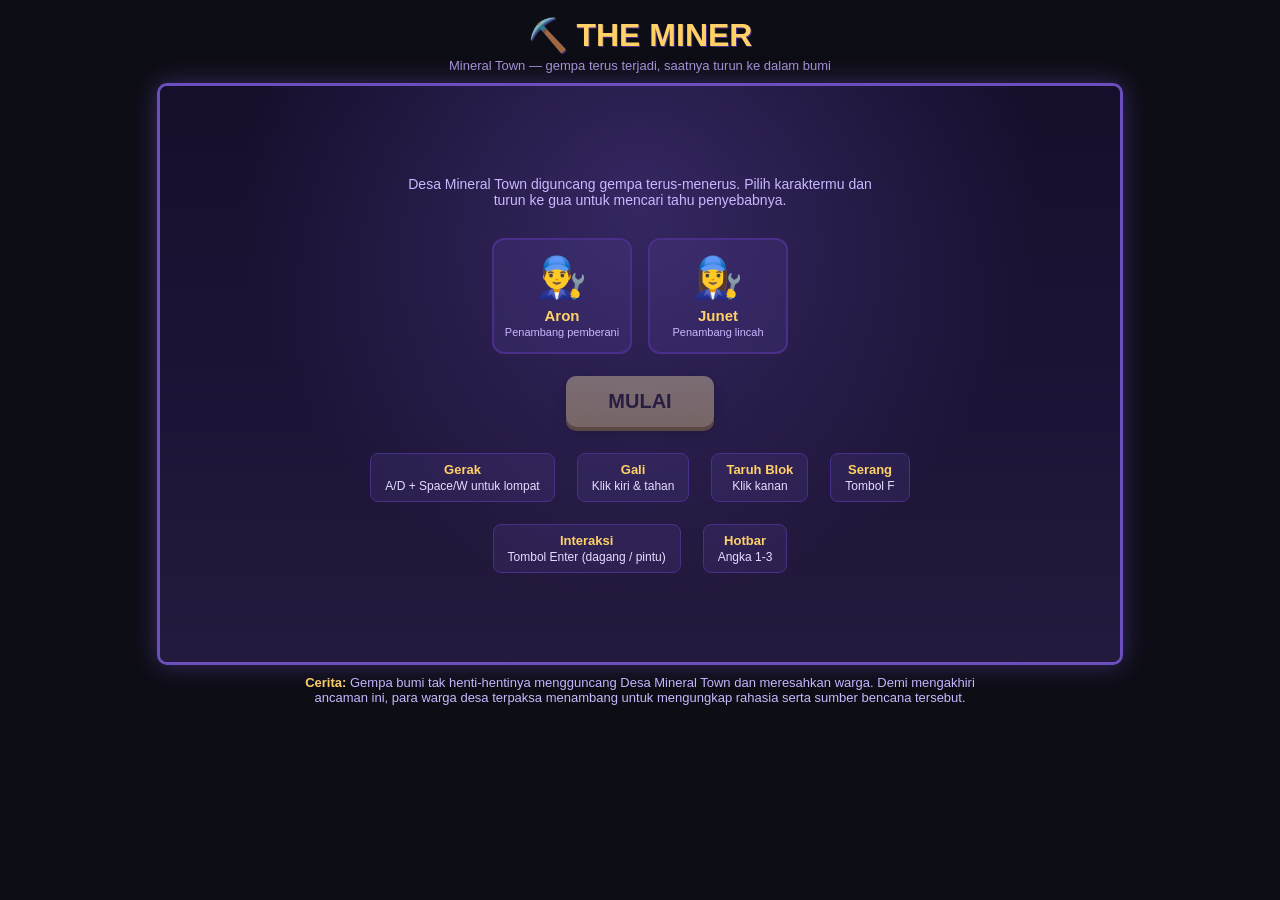
<file: game/index.html>
<!DOCTYPE html>
<html lang="id">
<head>
<meta charset="UTF-8" />
<meta name="viewport" content="width=device-width, initial-scale=1" />
<title>The Miner — Mineral Town</title>
<link rel="stylesheet" href="style.css" />
</head>
<body>
  <h1>⛏️ THE MINER</h1>
  <div id="subtitle">Mineral Town — gempa terus terjadi, saatnya turun ke dalam bumi</div>

  <div id="wrap">
    <canvas id="game" width="960" height="576"></canvas>

    <div id="dashboard">
      <div class="subtitle2">
        Desa Mineral Town diguncang gempa terus-menerus. Pilih karaktermu dan turun ke gua
        untuk mencari tahu penyebabnya.
      </div>

      <div id="charSelect">
        <div class="char-card" data-char="aron">
          <div class="avatar">👨‍🔧</div>
          <div class="cname">Aron</div>
          <div class="crole">Penambang pemberani</div>
        </div>
        <div class="char-card" data-char="junet">
          <div class="avatar">👩‍🔧</div>
          <div class="cname">Junet</div>
          <div class="crole">Penambang lincah</div>
        </div>
      </div>

      <button id="startBtn" disabled>MULAI</button>

      <div class="howto">
        <div><b>Gerak</b>A/D + Space/W untuk lompat</div>
        <div><b>Gali</b>Klik kiri &amp; tahan</div>
        <div><b>Taruh Blok</b>Klik kanan</div>
        <div><b>Serang</b>Tombol F</div>
        <div><b>Interaksi</b>Tombol Enter (dagang / pintu)</div>
        <div><b>Hotbar</b>Angka 1-3</div>
      </div>
    </div>

    <!-- ===== HUD ===== -->
    <div id="hud">
      <div class="item">🌳 <span id="cntWood">0</span></div>
      <div class="item">🟫 <span id="cntDirt">5</span></div>
      <div class="item">🪨 <span id="cntStone">0</span></div>
      <div class="item">⚫ <span id="cntCoal">0</span></div>
      <div class="item">🔩 <span id="cntIron">0</span></div>
      <div class="item">🟡 <span id="cntGold">0</span></div>
      <div class="item">💎 <span id="cntDiamond">0</span></div>
      <div class="item">🪙 <span id="cntCoin">0</span></div>
      <br />
      <div class="item">Alat: <b id="pickaxeName">Tangan Kosong</b></div>
      <div id="healthWrap">
        <div id="healthBar"><div id="healthFill"></div></div>
        <div id="healthText">10 / 10 HP</div>
      </div>
    </div>

    <div id="hotbar"></div>
    <div id="tradePrompt"></div>
    <div id="doorPrompt"></div>
    <div id="secretPrompt"></div>
    <div id="levelLabel"></div>

    <div id="bossBar">
      <div class="name">Ibu Tikus Tanah</div>
      <div class="track"><div class="fill" id="bossFill"></div></div>
    </div>

    <!-- ===== PANEL DAGANG ===== -->
    <div id="tradePanel" class="hidden">
      <div class="trade-box">
        <h2 id="tradeTitle">Dagang</h2>
        <div id="tradeBody"></div>
        <button id="closeTradeBtn" onclick="closeTradePanel()">Tutup (Esc)</button>
      </div>
    </div>
  </div>

  <div id="instructions">
    <b>Cerita:</b> Gempa bumi tak henti-hentinya mengguncang Desa Mineral Town dan meresahkan warga. Demi mengakhiri ancaman ini, para warga desa terpaksa menambang untuk mengungkap rahasia serta sumber bencana tersebut.
  </div>

  <script src="dashboard.js"></script>
  <script src="game.js"></script>
</body>
</html>
</file>
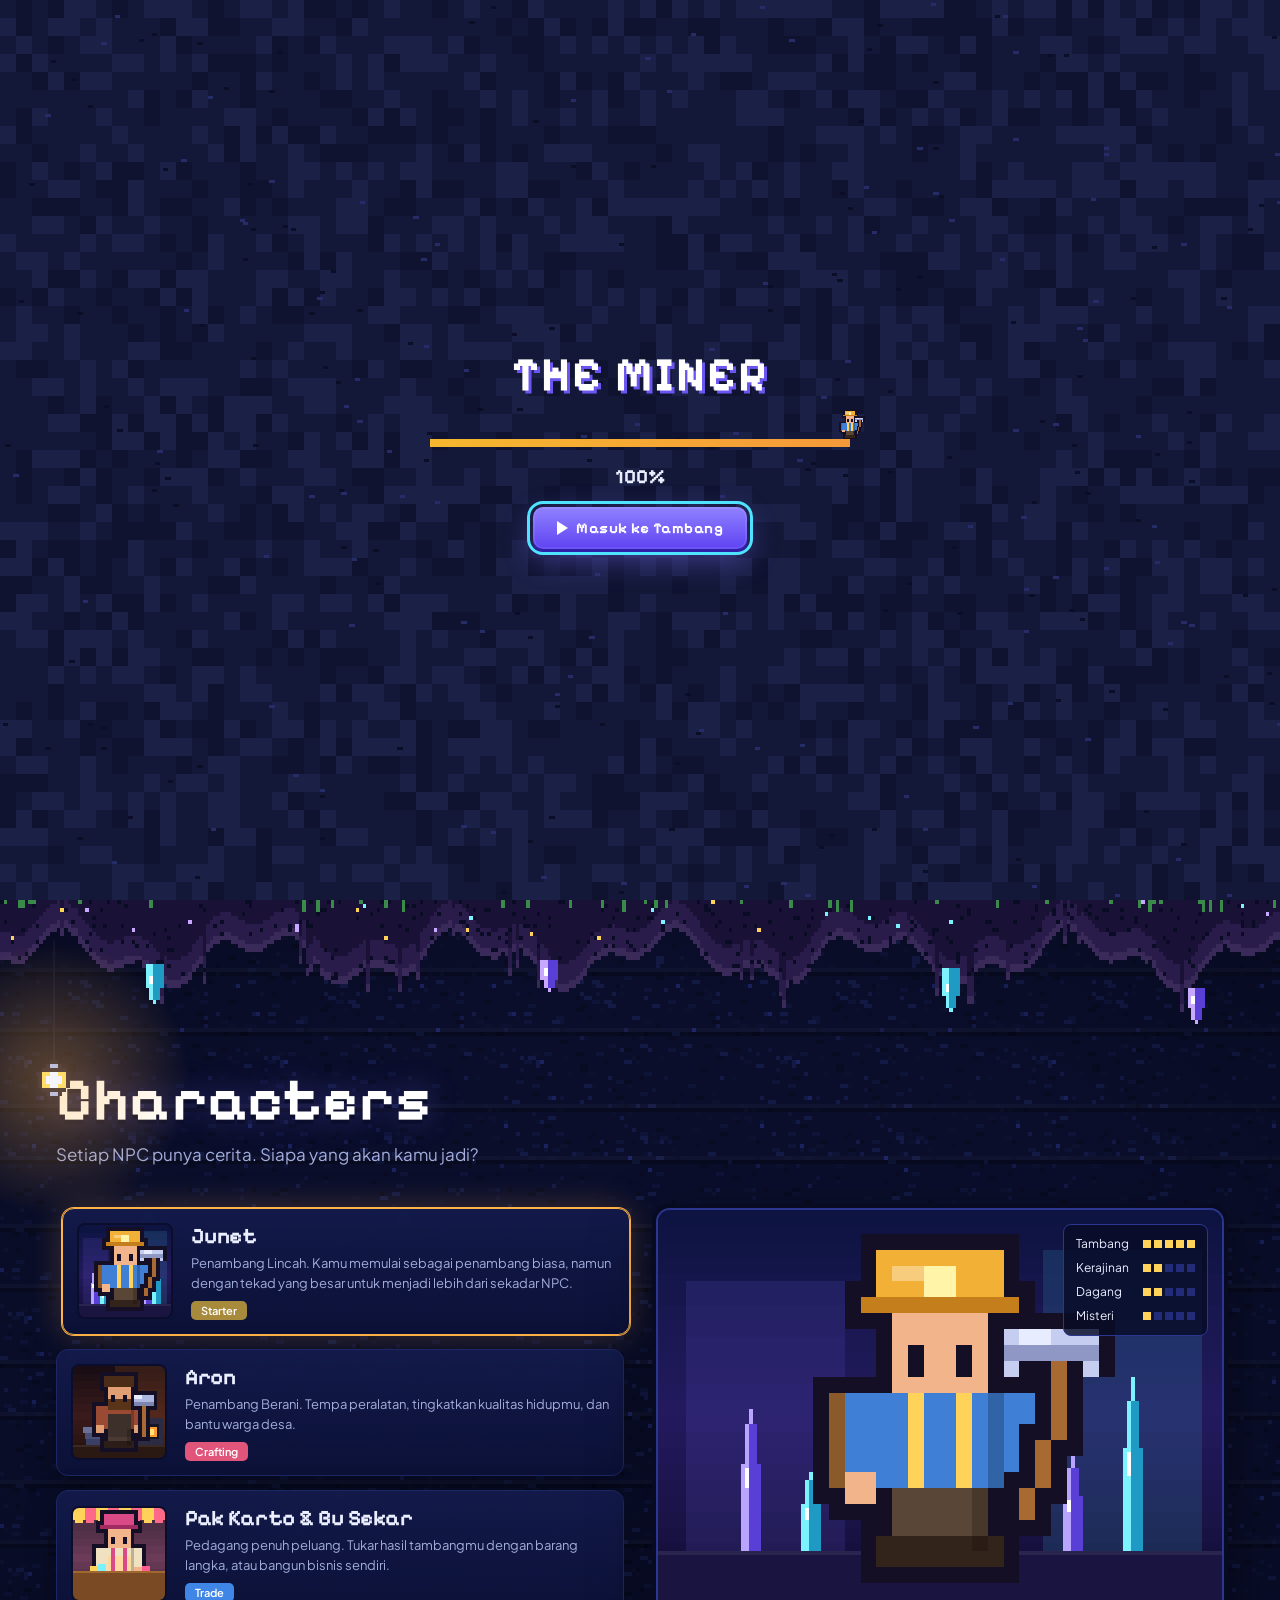
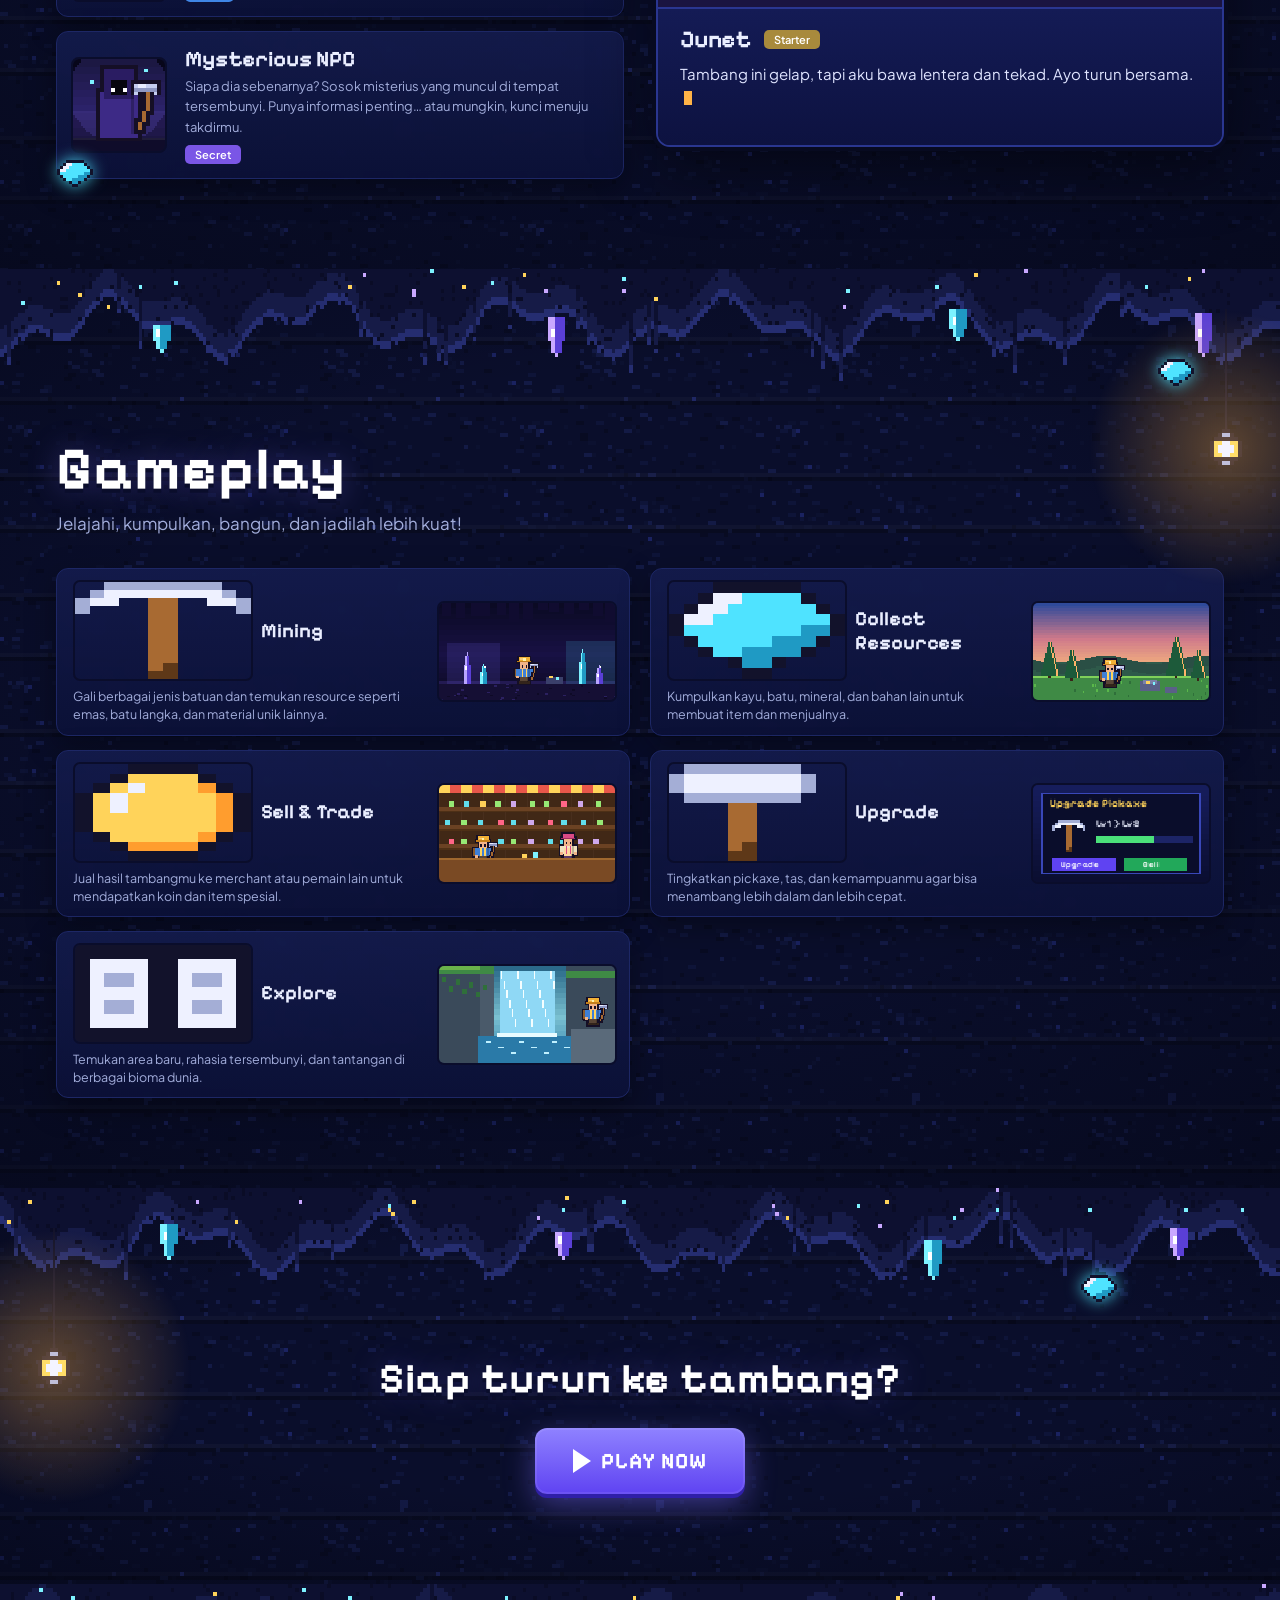
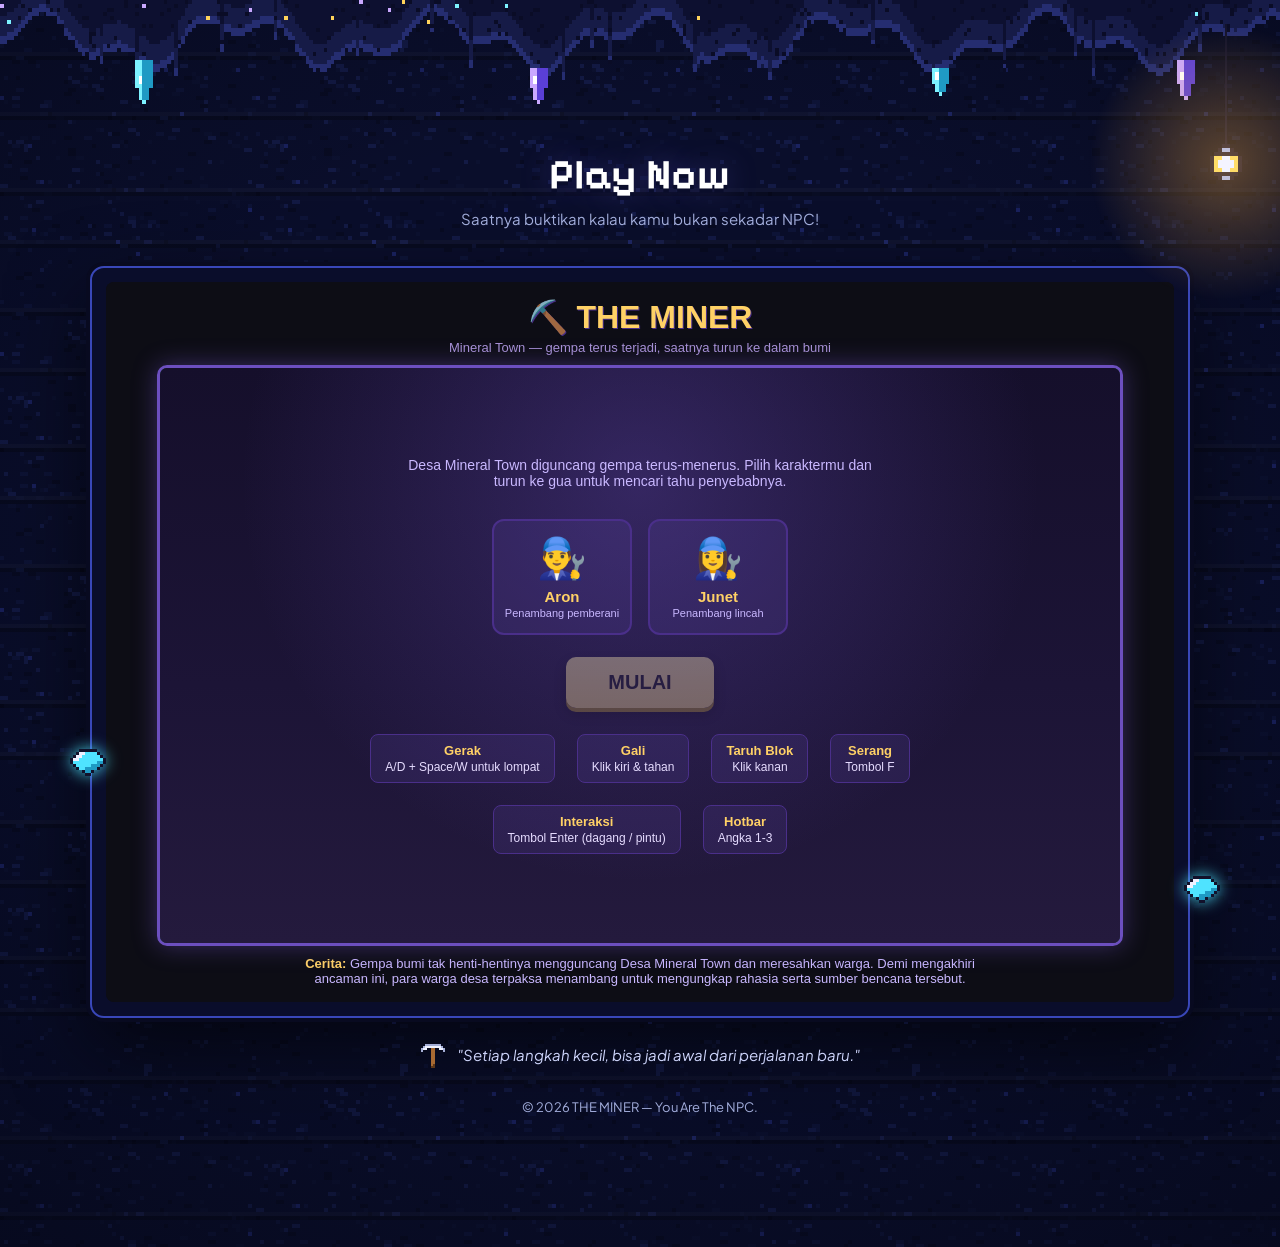
<file: index-web.html>
<!DOCTYPE html>
<html lang="id">
<head>
<meta charset="utf-8">
<meta name="viewport" content="width=device-width, initial-scale=1, viewport-fit=cover">
<title>THE MINER — You Are The NPC</title>
<meta name="description" content="Website resmi THE MINER. Turun ke tambang, jelajahi dunia pixel, dan buktikan kamu lebih dari sekadar NPC.">
<link rel="preconnect" href="https://fonts.googleapis.com">
<link rel="preconnect" href="https://fonts.gstatic.com" crossorigin>
<link href="https://fonts.googleapis.com/css2?family=Pixelify+Sans:wght@500;600;700&family=Plus+Jakarta+Sans:wght@400;500;600;700&display=swap" rel="stylesheet">

<style>
/* =====================================================
   YOU ARE THE NPC — website sebagai pintu masuk game
   Target desain: desktop 1440 x 900
   ===================================================== */
:root{
  --void:#060919;--night:#0b1030;--line:#2a3690;--line-soft:#1d2765;
  --ink:#eaeeff;--muted:#a2addb;--lantern:#ffb347;--gold:#ffd35a;--crystal:#4fe3ff;
  --violet:#7c6cff;--moss:#4be07a;--ember:#ff7a3d;--pink:#ff5d8f;
  --px:'Pixelify Sans','Courier New',monospace;
  --sans:'Plus Jakarta Sans',system-ui,-apple-system,'Segoe UI',sans-serif;
  --mx:50vw;--my:40vh;--dark:.08;--beam:0;--cave:none;
}
*{box-sizing:border-box;margin:0;padding:0}
[hidden]{display:none!important}
html{background:var(--void)}
body{background:var(--void);color:var(--ink);font-family:var(--sans);overflow-x:hidden;-webkit-font-smoothing:antialiased;line-height:1.5}
body.locked{overflow:hidden}
canvas{image-rendering:pixelated;display:block}
button{font-family:inherit;color:inherit;background:none;border:0}
a{color:inherit;text-decoration:none}
:focus-visible{outline:3px solid var(--crystal);outline-offset:3px;border-radius:4px}
.ic{display:inline-flex;line-height:0;flex:none}

/* ---------- lapisan tetap: debu, cahaya lentera, balok penyangga ---------- */
#dust{position:fixed;inset:0;z-index:45;pointer-events:none}
#light{position:fixed;inset:0;z-index:40;pointer-events:none;
  background:radial-gradient(circle 360px at var(--mx) var(--my),rgba(255,179,71,.10) 0,rgba(255,179,71,0) 55%,rgba(4,6,20,var(--dark)) 100%)}
.beam{position:fixed;top:0;bottom:0;width:30px;z-index:3;pointer-events:none;opacity:var(--beam);
  background:
   repeating-linear-gradient(180deg,transparent 0 262px,#22130a 262px 270px,transparent 270px 300px),
   linear-gradient(90deg,#2b190c,#5c3b1c 45%,#3a2412 60%,#22130a)}
.beam.l{left:0;border-right:4px solid #120a05}
.beam.r{right:0;border-left:4px solid #120a05}

/* ---------- tombol ---------- */
.btn{display:inline-flex;align-items:center;justify-content:center;gap:10px;color:#fff;font:700 15px var(--sans);
  padding:12px 22px;border-radius:10px;
  background:linear-gradient(180deg,#8f82ff 0%,#5f43f2 100%);
  box-shadow:0 0 0 2px rgba(255,255,255,.08) inset,0 4px 0 #2f1fa8,0 10px 30px rgba(124,108,255,.45);
  transition:transform .12s steps(2),box-shadow .12s}
.btn:hover{transform:translateY(-2px);box-shadow:0 0 0 2px rgba(255,255,255,.14) inset,0 6px 0 #2f1fa8,0 14px 36px rgba(124,108,255,.65)}
.btn:active{transform:translateY(3px);box-shadow:0 0 0 2px rgba(255,255,255,.08) inset,0 1px 0 #2f1fa8}
.btn.big{padding:20px 38px;font:700 22px var(--px);letter-spacing:1px;border-radius:12px}
.btn.sm{padding:8px 16px;font-size:13px;border-radius:8px}
.btn.ghost{background:rgba(124,108,255,.14);box-shadow:0 0 0 2px var(--line) inset,0 4px 0 #0a0d2b}
.btn.ghost:hover{background:rgba(124,108,255,.28)}
.btn.green{background:linear-gradient(180deg,#4fe08a,#22a85a);box-shadow:0 0 0 2px rgba(255,255,255,.1) inset,0 3px 0 #146a38}
.tri{width:0;height:0;border-left:14px solid #fff;border-top:9px solid transparent;border-bottom:9px solid transparent}
.big .tri{border-left-width:18px;border-top-width:12px;border-bottom-width:12px}


/* ---------- navigasi ---------- */
nav.top{position:fixed;top:0;left:0;right:0;height:76px;z-index:60;display:flex;align-items:center;justify-content:space-between;padding:0 56px;transition:background .3s,box-shadow .3s}
nav.top.solid{background:rgba(7,10,32,.88);backdrop-filter:blur(10px);box-shadow:0 2px 0 var(--line-soft)}
.logo{display:flex;align-items:center;gap:10px;font:700 19px/.92 var(--px);letter-spacing:.5px;text-transform:uppercase;text-shadow:0 2px 0 #0a0d2b}
.logo .ic{transform:rotate(-25deg)}
.links{display:flex;gap:6px}
.mobile-menu{
  display:none;
  width:42px;
  height:42px;
  padding:0;
  border:1px solid var(--line);
  border-radius:8px;
  background:rgba(10,14,44,.8);
  color:#fff;
  font-size:24px;
  cursor:pointer;
}

.links a{position:relative;padding:8px 16px;font-size:14px;font-weight:600;color:#c9d2ff;transition:color .15s}
.mobile-menu{
  display:none;
  width:42px;
  height:42px;
  padding:0;
  border:1px solid var(--line);
  border-radius:8px;
  background:rgba(10,14,44,.8);
  color:#fff;
  font-size:24px;
  cursor:pointer;
}

.links a:hover,.links a.on{color:#fff}
.links a.on::after{content:'';position:absolute;left:16px;right:16px;bottom:0;height:4px;background:var(--lantern);box-shadow:0 0 12px var(--lantern)}
.nav-r{display:flex;align-items:center;gap:12px}
.nav-r .btn{padding:10px 22px}
.gemchip{display:flex;align-items:center;gap:6px;font:700 15px var(--px);padding:6px 12px;border-radius:8px;background:rgba(10,14,44,.8);border:1px solid var(--line)}
.gemchip.full{border-color:var(--crystal);box-shadow:0 0 18px rgba(79,227,255,.55)}
.ghost-sm{font:600 12px var(--sans);padding:9px 12px;border-radius:8px;border:1px solid var(--line);background:rgba(10,14,44,.6)}
.ghost-sm:hover{border-color:var(--crystal)}

/* ---------- gauge kedalaman ---------- */
.gauge{position:fixed;right:46px;top:50%;transform:translateY(-50%);z-index:55;display:flex;flex-direction:column;align-items:center;gap:14px}
.gauge .num{font:700 20px var(--px);padding:6px 10px;border-radius:8px;background:rgba(7,10,32,.88);border:1px solid var(--line);white-space:nowrap}
.rail{position:relative;width:8px;height:44vh;min-height:280px;background:linear-gradient(90deg,#141a55,#2c3a8c 50%,#141a55);border:1px solid #0a0d2b;border-radius:2px}
.rail::before{content:'';position:absolute;inset:0;background:repeating-linear-gradient(180deg,rgba(255,255,255,.28) 0 2px,transparent 2px 22px)}
.mark{position:absolute;left:50%;width:16px;height:16px;margin:-8px 0 0 -8px;background:var(--lantern);border:2px solid #fff4c8;box-shadow:0 0 16px var(--lantern);transform:rotate(45deg);transition:top .12s linear;pointer-events:none;z-index:2}
.node{position:absolute;left:50%;width:14px;height:14px;margin:-7px 0 0 -7px;background:#0a0d2b;border:2px solid #6d7ce0;transform:rotate(45deg);z-index:1}
.node:hover{background:var(--crystal);border-color:#fff}
.node.on{border-color:var(--lantern)}
.node::after{content:attr(data-tip);position:absolute;right:26px;top:50%;transform:rotate(-45deg) translate(0,-50%);transform-origin:right center;white-space:nowrap;font:600 12px var(--sans);padding:6px 10px;border-radius:6px;background:rgba(7,10,32,.95);border:1px solid var(--line);opacity:0;pointer-events:none;transition:opacity .12s}
.node:hover::after,.node:focus-visible::after{opacity:1}

/* ---------- toast area & pesan ---------- */
.zone{position:fixed;top:96px;left:50%;z-index:58;pointer-events:none;opacity:0;transform:translate(-50%,-30px);display:flex;align-items:center;gap:22px;padding:12px 22px;border-radius:10px;background:rgba(8,12,38,.94);border:1px solid var(--line);border-left:5px solid var(--lantern);box-shadow:0 12px 40px rgba(0,0,0,.5)}
.zone.show{animation:zone 2.8s steps(14) both}
.zone small{display:block;font-size:12px;color:var(--muted)}
.zone b{font:700 24px var(--px)}
.zone .zd{font:700 22px var(--px);color:var(--lantern)}
@keyframes zone{0%{opacity:0;transform:translate(-50%,-30px)}12%,80%{opacity:1;transform:translate(-50%,0)}100%{opacity:0;transform:translate(-50%,-14px)}}
.toast{position:fixed;left:50%;bottom:34px;z-index:70;transform:translate(-50%,20px);opacity:0;pointer-events:none;padding:12px 22px;border-radius:10px;background:rgba(8,12,38,.95);border:1px solid var(--crystal);font:600 14px var(--sans);box-shadow:0 0 30px rgba(79,227,255,.25);transition:opacity .2s steps(3),transform .2s steps(3)}
.toast.show{opacity:1;transform:translate(-50%,0)}

/* ---------- struktur section ---------- */
main{position:relative}
section{position:relative}
.wrap{max-width:1216px;margin:0 auto;padding:0 24px;position:relative;z-index:5}
.deep{padding:170px 0 90px;background-color:#0a0e2b;background-image:var(--cave);background-size:256px 256px;image-rendering:pixelated}
.deep::before{content:'';position:absolute;inset:0;z-index:1;pointer-events:none;background:radial-gradient(ellipse 85% 75% at 50% 45%,transparent 45%,rgba(3,5,18,.55))}
.strata{position:absolute;left:0;right:0;top:0;height:140px;z-index:4;pointer-events:none}
.strata canvas{width:100%;height:140px;animation:crys 4.4s steps(8) infinite}
@keyframes crys{0%,100%{filter:drop-shadow(0 6px 6px rgba(79,227,255,.25))}50%{filter:drop-shadow(0 8px 14px rgba(79,227,255,.7)) brightness(1.12)}}
h2.sec{font:700 60px/1 var(--px);letter-spacing:1px;color:#fff;text-shadow:0 4px 0 #0a0d2b,0 0 30px rgba(124,108,255,.35)}
.sub{color:var(--muted);font-size:17px;margin-top:12px}
.center{text-align:center;margin-left:auto;margin-right:auto}
.card{background:linear-gradient(180deg,rgba(20,28,78,.88),rgba(12,17,56,.92));border:1px solid var(--line-soft);border-radius:12px;box-shadow:0 10px 30px rgba(0,0,0,.35);backdrop-filter:blur(4px)}
.tag{display:inline-block;font:600 11px var(--sans);padding:3px 10px;border-radius:5px;color:#fff}
.t-starter{background:#a88a3c}.t-craft{background:#e2557a}.t-trade{background:#3f86e6}.t-secret{background:#7a56e6}
.t-update{background:#7a56e6}.t-event{background:#2fae62}.t-ann{background:#3f86e6}

/* ---------- lentera & kristal tersembunyi ---------- */
.lantern{position:absolute;width:40px;height:56px;transform-origin:50% 0;animation:swing 4s ease-in-out infinite;z-index:6;pointer-events:none}
.lantern::before{content:'';position:absolute;left:19px;bottom:36px;width:2px;height:120px;background:#12122b}
.lantern canvas{position:absolute;left:0;bottom:0;width:40px;height:36px}
.lantern::after{content:'';position:absolute;left:50%;top:70%;width:300px;height:300px;margin:-150px 0 0 -150px;background:radial-gradient(circle,rgba(255,179,71,.34),rgba(255,179,71,0) 65%);animation:flick 2.6s steps(1) infinite;mix-blend-mode:screen}
.lantern.left{left:34px;top:140px}
.lantern.right{right:34px;top:140px}
@keyframes swing{0%,100%{transform:rotate(-2.5deg)}50%{transform:rotate(2.5deg)}}
@keyframes flick{0%{opacity:1}13%{opacity:.72}26%{opacity:1}41%{opacity:.82}55%{opacity:.6}70%{opacity:1}86%{opacity:.78}}
.gem{position:absolute;z-index:8;width:48px;height:42px;display:grid;place-items:center;animation:gemf 2.4s steps(4) infinite;filter:drop-shadow(0 0 8px rgba(79,227,255,.9))}
.gem:hover{filter:drop-shadow(0 0 16px #7df2ff) brightness(1.5)}
.gem.found{animation:none;transform:scale(0);opacity:0;transition:transform .3s steps(3),opacity .3s;pointer-events:none}
@keyframes gemf{50%{transform:translateY(-6px)}}

/* ---------- HOME ---------- */
#home{padding:0;min-height:max(100vh,780px);overflow:hidden;background:#22124a}
#home .scene{position:absolute;inset:0;will-change:transform}
#home .scene .bg{position:absolute;inset:0;width:100%;height:100%}
#heroMiner{position:absolute;left:70%;top:41%;width:18.3%;height:auto;animation:bob 2.4s steps(4) infinite}
@keyframes bob{50%{transform:translateY(-6px)}}
.hero-wrap{min-height:max(100vh,780px);padding-top:150px}
h1.title{font:700 104px/.94 var(--px);letter-spacing:2px;color:#fff;
  text-shadow:-5px 0 0 #1c1233,5px 0 0 #1c1233,0 -5px 0 #1c1233,0 5px 0 #1c1233,-5px -5px 0 #1c1233,5px -5px 0 #1c1233,-5px 5px 0 #1c1233,5px 5px 0 #1c1233,0 11px 0 #0f0820,0 16px 34px rgba(255,140,50,.35)}
.tagline{font:600 22px/1.3 var(--sans);color:#f1eaff;margin-top:26px;text-shadow:0 2px 0 #1a1030}
.lead{max-width:470px;margin-top:12px;font-size:16px;line-height:1.65;color:#d5d0f5;text-shadow:0 2px 0 rgba(26,16,48,.8)}
.hero-copy .btn{margin-top:30px}
.cue{position:absolute;left:50%;bottom:214px;margin-left:-19px;width:38px;height:38px;border-radius:50%;background:rgba(9,13,42,.6);border:2px solid rgba(255,255,255,.6);animation:cue 1.6s steps(4) infinite}
.cue::after{content:'';position:absolute;left:10px;top:8px;width:10px;height:10px;border-right:3px solid #fff;border-bottom:3px solid #fff;transform:rotate(45deg)}
@keyframes cue{50%{transform:translateY(8px)}}
.hero-bottom{position:absolute;left:24px;right:24px;bottom:44px;display:flex;justify-content:space-between;align-items:flex-end}
.fh{font:700 20px var(--px);margin-bottom:12px;text-shadow:0 2px 0 #12082a}
.tiles{display:flex;gap:12px}
.tile{width:126px;padding:14px 8px 12px;text-align:center;display:flex;flex-direction:column;align-items:center;gap:6px;background:rgba(9,13,42,.8);transition:transform .15s steps(3),border-color .15s}
.tile b{font:700 16px var(--px)}
.tile span{font-size:11px;line-height:1.35;color:var(--muted)}
.tile:hover{transform:translateY(-4px);border-color:var(--gold)}
.intro h1.title{animation:drop .8s steps(8) .9s both}
.intro .tagline{animation:pop .6s steps(5) 1.4s both}
.intro .lead{animation:pop .6s steps(5) 1.6s both}
.intro .hero-copy .btn{animation:pop .6s steps(5) 1.8s both}
@keyframes drop{from{transform:translateY(-60px);opacity:0}}
@keyframes pop{from{transform:translateY(14px);opacity:0}}

/* ---------- CHARACTER ---------- */
.char-grid{
display:grid;
grid-template-columns:1fr 1fr;
gap:32px;
margin-top:40px;
align-items:start
}

.clist{
display:flex;
flex-direction:column;
gap:14px
}

.ccard{
display:flex;
gap:18px;
align-items:center;
padding:14px;
text-align:left;
width:100%;
transition:border-color .15s,box-shadow .15s,transform .15s steps(3)
}

.ccard canvas{
flex:none;
width:96px;
height:96px;
border-radius:8px;
border:2px solid #0a0d2b
}

.ccard h3{
font:700 22px var(--px)
}

.ccard p{
font-size:13px;
line-height:1.55;
color:var(--muted);
margin:4px 0 8px
}

.ccard:hover{
border-color:var(--line)
}
.ccard[
aria-pressed=true]{border-color:var(--lantern);box-shadow:0 0 0 1px var(--lantern),0 0 34px rgba(255,179,71,.22);transform:translateX(6px)}
.stage{position:relative;border-radius:14px;overflow:hidden;border:2px solid var(--line);background:#0a0d2b;box-shadow:0 0 0 4px #070a20,0 20px 60px rgba(0,0,0,.5)}
.stage canvas{width:100%;height:auto;aspect-ratio:142/100}
.stats-ov{position:absolute;top:14px;right:14px;display:grid;gap:6px;padding:10px 12px;background:rgba(8,12,38,.82);border:1px solid var(--line);border-radius:8px;font-size:12px}
.stats-ov div{display:flex;justify-content:space-between;gap:14px;align-items:center}
.pips{display:inline-flex;gap:3px}
.pips i{width:8px;height:8px;background:#232c78}
.pips i.on{background:var(--gold)}
.dlg{height:138px;padding:16px 22px;background:linear-gradient(180deg,#141b55,#0d1240);border-top:2px solid var(--line)}
.dlg .who{display:flex;align-items:center;gap:12px}
.dlg h3{font:700 24px var(--px)}
.dlg .say{margin-top:8px;font-size:15px;line-height:1.55;color:#dfe4ff;min-height:46px}
.dlg .say::after{content:'';display:inline-block;width:8px;height:14px;margin-left:4px;vertical-align:-2px;background:var(--lantern);animation:blink 1s steps(1) infinite}
@keyframes blink{50%{opacity:0}}

/* ---------- GAMEPLAY ---------- */
.gp-grid{
display:grid;
grid-template-columns:1fr 1fr;
gap:14px 20px;
margin-top:32px
}

.gcard{
display:grid;
grid-template-columns:1fr 180px;
gap:14px;
align-items:center;
padding:11px 12px 11px 16px;
transition:border-color .15s,box-shadow .15s
}

.gcard h3{
display:flex;
align-items:center;
gap:8px;
font:700 20px var(--px)
}

.gcard p{
margin-top:6px;
font-size:12.5px;
line-height:1.45;color:var(--muted)
}

.gcard canvas{
width:180px;
height:101px;
border-radius:7px;
border:2px solid #0a0d2b
}

.gcard:hover{
border-color:var(--crystal);
box-shadow:0 0 0 1px var(--crystal),0 0 34px rgba(79,227,255,.22)
}


/* ---------- PLAY (mini game) ---------- */
#play{padding-top:150px;padding-bottom:60px}
.game{position:relative;box-sizing:content-box;width:960px;margin:34px auto 0;padding:14px;border-radius:14px;background:linear-gradient(180deg,#1a2160,#0f1443);border:2px solid #3947b8;box-shadow:0 0 0 4px #0a0d2b,0 30px 80px rgba(0,0,0,.6),0 0 60px rgba(124,108,255,.25)}
.hud{display:flex;justify-content:space-between;align-items:center;padding:2px 8px 12px}
.hearts{display:flex;gap:6px}
.hearts canvas.off{opacity:.2;filter:grayscale(1)}
.chip{display:flex;align-items:center;gap:8px;font:700 24px var(--px)}
.cwrap{position:relative}
#game{width:960px;height:432px;border-radius:8px;touch-action:manipulation}
.pill{position:absolute;left:50%;bottom:16px;transform:translateX(-50%);padding:8px 22px;border-radius:999px;background:rgba(8,12,38,.88);border:1px solid var(--line);font-size:14px;font-weight:600;pointer-events:none}
.ov{position:absolute;inset:0;
display:grid;place-items:center;background:rgba(6,9,25,.76);border-radius:8px}
.ov-card{text-align:center;max-width:520px;padding:0 24px}
.ov-card h3{font:700 34px var(--px)}
.ov-card p{margin:10px 0 22px;color:#cdd4fa;font-size:15px;line-height:1.6}
.ov-btns{display:flex;gap:12px;justify-content:center;flex-wrap:wrap}
.game-foot{display:flex;flex-direction:column;align-items:center;gap:16px;margin-top:26px}
.quote{display:flex;align-items:center;gap:12px;color:#cdd4fa;font-size:15px;font-style:italic}
.best{font-size:13px;color:var(--muted)}

/* ---------- LOADER (mulut tambang) ---------- */
#loader{position:fixed;inset:0;z-index:300;background:#05060f}
#loader.done{display:none}
.half{position:absolute;top:0;bottom:0;width:50%;overflow:hidden;background:#05060f;transition:transform 1.3s steps(13) .3s}
.half.l{left:0}.half.r{right:0}
.stagebox{position:absolute;top:0;bottom:0;width:200%}
.half.l .stagebox{left:0}.half.r .stagebox{left:-100%}
.stagebox canvas{width:100%;height:100%}
.stagebox .lantern{top:24%}
#loader.open .half.l{transform:translateX(-101%)}
#loader.open .half.r{transform:translateX(101%)}
.ld-ui{position:absolute;inset:0;z-index:2;display:flex;flex-direction:column;align-items:center;justify-content:center;padding:0 24px;gap:0;transition:opacity .3s steps(3)}
#loader.open .ld-ui{opacity:0;pointer-events:none}

.ld-logo{font:700 clamp(40px,7vw,72px)/1 var(--px);letter-spacing:3px;color:#fff;white-space:nowrap;
  text-shadow:4px 4px 0 #6a55f0}

.ld-bar{position:relative;width:min(630px,80vw);margin-top:64px}
.ld-rail{position:relative;width:100%;height:12px;background:#281c55}
.ld-fill{position:absolute;left:0;top:0;bottom:0;width:0;background:linear-gradient(90deg,#f5b72e,#f59a3a)}
.ld-cart{position:absolute;bottom:12px;left:0;width:44px;height:44px;margin-left:-22px;
  image-rendering:pixelated;animation:ldwalk .4s steps(2) infinite}
@keyframes ldwalk{50%{transform:translateY(-3px)}}

.ld-pct{font:700 20px var(--px);margin-top:18px}
.ld-msg{margin-top:10px}
.ld-tip{margin-top:6px}
#ldEnter{margin-top:18px}

/* ---------- transisi gali & gerbang game ---------- */
#wipe{position:fixed;inset:0;z-index:200;pointer-events:none}
#wipeTxt{position:fixed;left:50%;top:50%;transform:translate(-50%,-50%);z-index:201;font:700 46px var(--px);color:#fff;text-shadow:0 4px 0 #0a0d2b;opacity:0;pointer-events:none;text-align:center}
#wipeTxt small{display:block;font:600 14px var(--sans);color:var(--muted);margin-top:6px;text-shadow:none}
#wipeTxt.on{opacity:1}
#gate{position:fixed;inset:0;z-index:250;pointer-events:none;visibility:hidden}
#gate.on{visibility:visible;pointer-events:auto}
.gd{position:absolute;top:0;bottom:0;width:50.2%;transition:transform .9s steps(9);
  background:linear-gradient(90deg,transparent calc(100% - 6px),#0b0604 calc(100% - 6px)),repeating-linear-gradient(90deg,#4a2c14 0 58px,#2d1a0b 58px 62px);
  box-shadow:inset 0 0 140px rgba(0,0,0,.65)}
.gd::before,.gd::after{content:'';position:absolute;left:0;right:0;height:38px;background:radial-gradient(circle at 14px 50%,#9aa2cf 0 3px,transparent 4px) 0 0/52px 100%,linear-gradient(#3b4266,#232946);box-shadow:0 4px 0 rgba(0,0,0,.5)}
.gd::before{top:20%}.gd::after{top:72%}
.gd.l{left:0;transform:translateX(-101%)}.gd.r{right:0;transform:translateX(101%)}
#gate.on .gd{transform:none}
.gate-ui{position:absolute;inset:0;display:flex;flex-direction:column;align-items:center;justify-content:center;gap:14px;text-align:center;opacity:0;transition:opacity .2s steps(2) .9s}
#gate.on .gate-ui{opacity:1}
.gate-depth{font:700 72px var(--px);text-shadow:0 5px 0 #0a0d2b;color:var(--lantern)}
#gMsg{font-size:17px;color:#f0e6ff;min-height:26px}
.gate-bar{width:420px;height:14px;background:#0a0d2b;border:2px solid #000;border-radius:3px}
.gate-bar i{display:block;height:100%;width:0;background:linear-gradient(90deg,#c9761c,var(--lantern));box-shadow:0 0 14px var(--lantern)}
#gFailTxt{max-width:460px;margin-bottom:16px;font-size:14px;line-height:1.6;color:#f5c9c9}


/* ---------- responsif dasar ---------- */ 
@media (max-width:1180px){ 
  .gauge{display:none}

  .mobile-menu{
    display:block;
  }

  .links{
    display:none;
    position:absolute;
    top:68px;
    right:20px;
    flex-direction:column;
    gap:4px;
    min-width:180px;
    padding:10px;
    background:rgba(7,10,32,.97);
    border:1px solid var(--line);
    border-radius:10px;
    box-shadow:0 12px 30px rgba(0,0,0,.45);
  }

  .links.open{
    display:flex;
  }

  .links a{
    padding:12px 14px;
  }
   
  nav.top{padding:0 20px} 
  .char-grid,.gp-grid,.news-grid{grid-template-columns:1fr} 
  .hero-bottom{flex-direction:column;align-items:flex-start;gap:16px} 
  h1.title{font-size:72px} 
  #heroMiner{display:none} 
  .game,#game{width:100%;height:auto} 
  .game{box-sizing:border-box} 
  .cue{display:none} 
} 

@media (prefers-reduced-motion:reduce){ 
  *,*::before,*::after{animation:none!important;transition:none!important} 
}

/* GAME THE MINER DI PLAY NOW */
.real-game {
  width: 100%;
  max-width: 1100px;
  margin: 35px auto 0;
  padding: 14px;
  background: #0a0d2b;
  border: 2px solid #3947b8;
  border-radius: 14px;
  box-shadow:
    0 0 0 4px #080a20,
    0 30px 80px rgba(0,0,0,.6);
}

.game-frame {
  display: block;
  width: 100%;
  height: 720px;
  border: 0;
  border-radius: 8px;
  background: #0d0d15;
}
.fh{display:none}

/* Judul section "Siap turun ke tambang?" dan "Play Now" */
#final h2.sec,
#playnow h2.sec{
  font-size:42px;
  text-align:center;
}
#final .sub,
#playnow .sub{
  font-size:15px;
  text-align:center;
}

.final-body{text-align:center}
.final-actions{display:flex;justify-content:center;margin-top:28px}
.final-body .sub{max-width:520px;margin-left:auto;margin-right:auto}

.foot{
  text-align:center;
  padding:30px 24px 40px;
  position:relative;
  z-index:5;
}
.foot small{
  display:block;
  text-align:center;
  font-size:13px;
  color:var(--muted);
}

#loader .ld-logo{
  font-size:clamp(28px,4.5vw,48px);
  letter-spacing:2px;
  text-shadow:3px 3px 0 #6a55f0;
}

#loader #ldEnter.btn.big{
  padding:12px 24px;
  font-size:15px;
  letter-spacing:.5px;
  border-radius:10px;
  gap:8px;
}
#loader #ldEnter .tri{
  border-left-width:11px;
  border-top-width:7px;
  border-bottom-width:7px;
}
#loader .ld-bar{
  width:min(420px,70vw);
  margin-top:40px;
}
#loader .ld-rail{
  height:8px;
}
#loader .ld-cart{
  width:32px;
  height:32px;
  margin-left:-16px;
  bottom:8px;
}
</style>




</head>
<body class="locked">

<!-- ============ LOADING: masuk ke mulut tambang ============ -->
<div id="loader" role="status" aria-label="Memuat website">
  <div class="half l"><div class="stagebox"><canvas class="ld-c" width="480" height="300"></canvas></div></div>
  <div class="half r"><div class="stagebox"><canvas class="ld-c" width="480" height="300"></canvas></div></div>
  <div class="ld-ui">
   <div class="ld-logo">THE MINER</div>
   <div class="ld-bar">
    <canvas class="ld-cart" id="ldCart" width="24" height="24"></canvas>
    <div class="ld-rail"><div class="ld-fill" id="ldFill"></div></div>
   </div>
   <div class="ld-pct" id="ldPct">0%</div>
   <button class="btn big" id="ldEnter" type="button" hidden><span class="tri"></span>Masuk ke Tambang</button>
</div>
</div>

<canvas id="dust" aria-hidden="true"></canvas>
<div id="light" aria-hidden="true"></div>
<div class="beam l" aria-hidden="true"></div><div class="beam r" aria-hidden="true"></div>

<!-- ============ NAVIGASI ============ -->
<nav class="top" id="nav" aria-label="Navigasi utama">
  <a class="logo" href="#home" data-go="home" aria-label="THE MINER, ke atas"><i class="ic" data-icon="pick" data-s="3"></i><span>THE<br>MINER</span></a>
  <div class="links" id="links">
    <a href="#home" data-go="home">Home</a>
    <a href="#character" data-go="character">Character</a>
    <a href="#gameplay" data-go="gameplay">Gameplay</a>
    <a href="#playnow" data-go="playnow">Playnow</a>
  </div>
  <button class="mobile-menu" id="mobileMenu" type="button" aria-label="Buka menu" aria-expanded="false">☰</button>

  <div class="nav-r">
    <div class="gemchip" id="gemChip" title="Kristal tersembunyi yang sudah kamu temukan"><i class="ic" data-icon="gem" data-s="2"></i><span><b id="gemN">0</b>/6</span></div> 
    <button class="btn" type="button" data-play><span class="tri"></span>Play Now</button>
  </div>
</nav>

<aside class="gauge" id="gauge" aria-label="Peta kedalaman tambang" hidden>
  <div class="num"><span id="depthNum">0</span> m</div>
  <div class="rail" id="rail"><i class="mark" id="mark"></i></div>
</aside>

<div class="zone" id="zone" role="status" aria-live="polite"><div><small id="zoneL">Area baru</small><b id="zoneN">Permukaan</b></div><span class="zd" id="zoneD"></span></div>
<div class="toast" id="toast" role="status" aria-live="polite"></div>
<canvas id="wipe" aria-hidden="true"></canvas><div id="wipeTxt" aria-hidden="true"></div>

<!-- gerbang menuju game PHP -->
<div id="gate" aria-hidden="true">
  <div class="gd l"></div><div class="gd r"></div>
  <div class="gate-ui">
    <div class="gate-depth">−<span id="gDepth">0</span> m</div>
    <p id="gMsg">Menyalakan lentera…</p>
    <div class="gate-bar"><i id="gBar"></i></div>
    <div id="gFail" hidden><p id="gFailTxt"></p><button class="btn" id="gBack" type="button">Kembali ke atas</button></div>
  </div>
</div>

<main>
<!-- ================= 1. HOME — permukaan ================= -->
<section id="home" data-depth="0" data-zone="Permukaan">
  <div class="scene" id="scene" aria-hidden="true">
    <canvas class="bg" id="heroBG" width="480" height="300"></canvas>
    <canvas id="heroMiner" width="88" height="96"></canvas>
  </div>
  <div class="wrap hero-wrap">
    <div class="hero-copy">
      <h1 class="title">THE<br>MINER</h1>
      <p class="tagline">Mine. Explore. Become more than an NPC.</p>
      <p class="lead">Dunia yang luas, sumber daya yang tak terbatas, dan cerita yang menunggu untuk kamu tulis. Apakah kamu hanya NPC… atau sesuatu yang lebih?</p>
      <button class="btn big" type="button" data-play><span class="tri"></span>PLAY NOW</button>
    </div>
    <button class="cue" type="button" data-go="character" aria-label="Turun ke tambang"></button>
    <div class="hero-bottom">
      <div class="featured">
        <div class="tiles">
          <a class="card tile" href="#gameplay" data-go="gameplay"><i class="ic" data-icon="pick" data-s="4"></i><b>Mine</b><span>Kumpulkan resource berharga</span></a>
          <a class="card tile" href="#gameplay" data-go="gameplay"><i class="ic" data-icon="leaf" data-s="4"></i><b>Explore</b><span>Jelajahi dunia yang penuh misteri</span></a>
          <a class="card tile" href="#gameplay" data-go="gameplay"><i class="ic" data-icon="chest" data-s="4"></i><b>Trade</b><span>Jual hasil tambang dan dapatkan koin</span></a>
          <a class="card tile" href="#gameplay" data-go="gameplay"><i class="ic" data-icon="up" data-s="4"></i><b>Upgrade</b><span>Tingkatkan peralatan dan kemampuan</span></a>
        </div>
      </div>
    </div>
  </div>
  <button class="gem" type="button" aria-label="Kristal tersembunyi" style="left:90%;top:22%"><i class="ic" data-icon="gem" data-s="3"></i></button>
</section>

<!-- ================= 2. CHARACTER — desa penambang ================= -->
<section id="character" class="deep" data-depth="60" data-zone="Desa Penambang">
  <div class="strata" aria-hidden="true"><canvas width="360" height="35"></canvas></div>
  <div class="wrap">
    <header>
      <h2 class="sec">Characters</h2>
      <p class="sub">Setiap NPC punya cerita. Siapa yang akan kamu jadi?</p>
    </header>
    <div class="char-grid">
      <div class="clist" id="clist"></div>
      <div class="stage card" id="stage">
        <canvas id="stageCv" width="142" height="100" aria-hidden="true"></canvas>
        <div class="stats-ov" id="stStats" aria-label="Kemampuan karakter"></div>
        <div class="dlg" aria-live="polite">
          <div class="who"><h3 id="stName">NPC Miner</h3><span class="tag t-starter" id="stTag">Starter</span></div>
          <p class="say" id="stSay"></p>
        </div>
      </div>
    </div>
  </div>
  <button class="gem" type="button" aria-label="Kristal tersembunyi" style="left:4%;top:88%"><i class="ic" data-icon="gem" data-s="3"></i></button>
</section>

<!-- ================= 3. GAMEPLAY — terowongan dalam ================= -->
<section id="gameplay" class="deep" data-depth="140" data-zone="Terowongan Dalam">
  <div class="strata" aria-hidden="true"><canvas width="360" height="35"></canvas></div>
  <div class="wrap">
    <header>
      <h2 class="sec">Gameplay</h2>
      <p class="sub">Jelajahi, kumpulkan, bangun, dan jadilah lebih kuat!</p>
    </header>
    <div class="gp-grid" id="gpGrid"></div>
  </div>
  <button class="gem" type="button" aria-label="Kristal tersembunyi" style="left:90%;top:9%"><i class="ic" data-icon="gem" data-s="3"></i></button>
</section>


<!-- ================= SIAP TURUN KE TAMBANG ================= -->
<section id="final" class="deep" data-depth="220" data-zone="Gua Kristal">
  <div class="strata" aria-hidden="true"><canvas width="360" height="35"></canvas></div>
  <div class="wrap final-body">
    <h2 class="sec">Siap turun ke tambang?</h2>
    <p></p>
    <div class="final-actions">
      <button class="btn big" type="button" data-play><span class="tri"></span>PLAY NOW</button>
    </div>
  </div>
  <button class="gem" type="button" aria-label="Kristal tersembunyi" style="left:84%;top:20%"><i class="ic" data-icon="gem" data-s="3"></i></button>
</section>

<!-- ================= PLAY NOW ================= -->
<section id="playnow" class="deep" data-depth="420" data-zone="Dasar Tambang">
  <div class="strata" aria-hidden="true"><canvas width="360" height="35"></canvas></div>

  <div class="wrap">
    <header class="center" style="text-align:center">
      <h2 class="sec">Play Now</h2>
      <p class="sub">Saatnya buktikan kalau kamu bukan sekadar NPC!</p>
    </header>

    <div class="real-game">
      <iframe src="game/index.html" title="THE MINER Game" class="game-frame" loading="eager" allow="fullscreen"></iframe>
    </div>

    <div class="game-foot">
      <p class="quote"><i class="ic" data-icon="pick" data-s="2"></i>"Setiap langkah kecil, bisa jadi awal dari perjalanan baru."</p>
    </div>
  </div>

  <div class="foot"><small>© 2026 THE MINER — You Are The NPC.</small></div>

  <button class="gem" type="button" aria-label="Kristal tersembunyi" style="left:5%;top:60%"><i class="ic" data-icon="gem" data-s="3"></i></button>
  <button class="gem" type="button" aria-label="Kristal tersembunyi" style="left:92%;top:70%"><i class="ic" data-icon="gem" data-s="3"></i></button>
</section>
</main>

<script>
(function(){
'use strict';

/* =====================================================
   KONFIGURASI — ubah bagian ini saja
   ===================================================== */
const GAME_URL='game/index.html';   // path game PHP kamu (tombol PLAY NOW menuju ke sini)            // opsional: URL embed YouTube, mis. https://www.youtube.com/embed/xxxx
const DEPTH_MAX=420;



/* =====================================================
   UTIL
   ===================================================== */
const $=(s,r)=>(r||document).querySelector(s);
const $$=(s,r)=>Array.from((r||document).querySelectorAll(s));
const mobileMenu=$('#mobileMenu');
const links=$('#links');

mobileMenu?.addEventListener('click',()=>{
  const open=links.classList.toggle('open');
  mobileMenu.setAttribute('aria-expanded',String(open));
});

links?.addEventListener('click',e=>{
  if(e.target.closest('a')){
    links.classList.remove('open');
    mobileMenu?.setAttribute('aria-expanded','false');
  }
});

const clamp=(v,a,b)=>Math.min(b,Math.max(a,v));
const lerp=(a,b,t)=>a+(b-a)*t;
const root=document.documentElement;
const reduce=matchMedia('(prefers-reduced-motion: reduce)').matches;
function mulberry(a){return function(){a|=0;a=a+0x6D2B79F5|0;let t=Math.imul(a^a>>>15,1|a);t=t+Math.imul(t^t>>>7,61|t)^t;return((t^t>>>14)>>>0)/4294967296}}
function cv(w,h,el){const c=el||document.createElement('canvas');c.width=w;c.height=h;const x=c.getContext('2d');x.imageSmoothingEnabled=false;return[c,x]}
function R(x,c,a,b,w,h){x.fillStyle=c;x.fillRect(Math.round(a),Math.round(b),Math.max(0,Math.round(w)),Math.max(0,Math.round(h)))}
const hex=h=>[1,3,5].map(i=>parseInt(h.slice(i,i+2),16));
const mix=(a,b,t)=>{const A=hex(a),B=hex(b);return'rgb('+A.map((v,i)=>Math.round(v+(B[i]-v)*t)).join(',')+')'};
function grad(x,w,h,cols,step){step=step||4;const n=cols.length-1;for(let y=0;y<h;y+=step){const t=Math.min(n-.0001,y/h*n),i=t|0;R(x,mix(cols[i],cols[i+1],t-i),0,y,w,step)}}
function disc(x,c,cx,cy,r){for(let dy=-r;dy<=r;dy++){const hw=Math.round(Math.sqrt(r*r-dy*dy));R(x,c,cx-hw,cy+dy,hw*2,1)}}

/* =====================================================
   PIXEL ART — ikon, karakter, dekorasi (semua digambar lewat kode)
   ===================================================== */
const PAL={k:'#12122b',w:'#eef1ff',g:'#a4aed6',d:'#5a648f',b:'#a86a32',B:'#5e3818',y:'#ffd35a',o:'#ff9d2e',r:'#ff5a6a',G:'#2fbf62',l:'#8bf07a',c:'#4fe3ff',C:'#1f9ac4',p:'#9a7bff',P:'#5b3fd6'};
const ICONS={
 pick:['..gggggggg..','.gwwwwwwwwg.','gww..bb..wwg','g....bb....g','.....bb.....','.....bb.....','.....bb.....','.....bb.....','.....bb.....','.....bb.....','.....bB.....','.....BB.....'],
 leaf:['............','.GGG....GGG.','GlllG..GlllG','GlllllGGlllG','.GlllGGGllG.','..GGGGGGGG..','....GGGG....','.....GG.....','.....GG.....','.....GG.....','..bbbbbbbb..','..BBBBBBBB..'],
 chest:['..kkkkkkkk..','.kbbbbbbbbk.','kbbbbbbbbbbk','kBBBBBBBBBBk','kkkkkyykkkkk','kbbbbyybbbbk','kbbbbyybbbbk','kbbbbbbbbbbk','kBBBBBBBBBBk','.kkkkkkkkkk.'],
 up:['.....GG.....','....GllG....','...GllllG...','..GllllllG..','.GGGllllGGG.','...GllllG...','...GllllG...','...GllllG...','...GGGGGG...'],
 gem:['...kkkkkk...','..kwwcccck..','.kwwcccccck.','kwwcccccccck','kccccccccCCk','.kcccccCCCk.','..kccCCCCk..','....kCCk....','.....kk.....'],
 coin:['...kkkk...','..kyyyyk..','.kywyyyok.','kywyyyyyok','kywyyyyyok','kyyyyyyyok','kyyyyyyyok','.kyyyyyok.','..kooook..','...kkkk...'],
 hammer:['.gggggggg...','gwwwwwwwwg..','gwwwwwwwwg..','.gggggggg...','....bb......','....bb......','....bb......','....bb......','....bB......','....BB......'],
 book:['kkkkkkkkkkkk','kwwwwkkwwwwk','kwggwkkwggwk','kwwwwkkwwwwk','kwggwkkwggwk','kwwwwkkwwwwk','kkkkkkkkkkkk'],
 chat:['kkkkkkkkkk..','kwwwwwwwwk..','kwkwkwkwwk..','kwwwwwwwwk..','kkkkwkkkkk..','...kwk......','...kk.......'],
 heart:['.kk.kk.','krrkrrk','krwrrrk','krrrrrk','.krrrk.','..krk..','...k...'],
 clock:['..kkkk..','.kwwwwk.','kwwkwwwk','kwwkwwwk','kwwkkwwk','kwwwwwwk','.kwwwwk.','..kkkk..'],
 lantern:['....kk....','...kggk...','..kkkkkk..','.kyywwyyk.','.kywwwwyk.','.kywwwwyk.','.kyywwyyk.','..kkkkkk..','...kggk...'],
 cart:['..c..y..p....','.kkkkkkkkkkk.','kbbbbbbbbbbbk','.kbbbbbbbbbk.','..kkkkkkkkk..','..kwk...kwk..']
};
function drawMap(x,map,ox,oy,s){map.forEach((row,j)=>{for(let i=0;i<row.length;i++){const ch=row[i];if(ch!=='.'&&PAL[ch])R(x,PAL[ch],ox+i*s,oy+j*s,s,s)}})}
function icon(name,s){const m=ICONS[name],w=Math.max.apply(null,m.map(r=>r.length)),p=cv(w*s,m.length*s);drawMap(p[1],m,0,0,s);return p[0]}
function injectIcons(scope){$$('[data-icon]',scope).forEach(el=>{if(el.firstChild)return;el.appendChild(icon(el.dataset.icon,+el.dataset.s||3))})}

const OUT='#150f26';
function person(ctx,ox,oy,s,o){
  const parts=[],det=[];
  const add=(a,b,w,h,c)=>parts.push([a,b,w,h,c]);
  const d=(a,b,w,h,c)=>det.push([a,b,w,h,c]);
  if(o.cloak){
    add(5,9,10,12,o.cloak);add(6,3,8,8,o.hood);
    d(8,6,4,4,'#07060f');d(8,8,1,1,'#ffffff');d(11,8,1,1,'#ffffff');d(6,10,8,1,o.hood);d(13,10,1,10,'rgba(0,0,0,.25)');
  }else{
    if(o.pack)add(3,11,3,6,o.pack);
    add(7,17,3,4,o.pants);add(10,17,3,4,o.pants);
    add(6,20,4,2,o.boots);add(10,20,4,2,o.boots);
    add(6,11,8,6,o.shirt);add(4,11,2,5,o.shirt);add(14,11,2,5,o.shirt);
    add(4,16,2,2,o.skin);add(14,16,2,2,o.skin);
    add(7,5,6,6,o.skin);
    if(o.hat){add(6,2,8,3,o.hat);add(5,5,10,1,o.hatD)}
    if(o.hair)add(6,3,8,3,o.hair);
    if(o.beard)add(7,9,6,3,o.beard);
    if(o.apron)add(7,13,6,6,o.apron);
    if(o.strap){d(8,11,1,6,o.strap);d(11,11,1,6,o.strap)}
    d(8,8,1,2,OUT);d(11,8,1,2,OUT);
    if(o.lamp){d(9,3,2,2,'#fff4a8');d(7,3,2,1,'rgba(255,255,255,.35)')}
    d(13,11,1,6,'rgba(0,0,0,.22)');d(12,17,1,4,'rgba(0,0,0,.2)');
  }
  parts.forEach(p=>R(ctx,OUT,ox+(p[0]-1)*s,oy+(p[1]-1)*s,(p[2]+2)*s,(p[3]+2)*s));
  parts.forEach(p=>R(ctx,p[4],ox+p[0]*s,oy+p[1]*s,p[2]*s,p[3]*s));
  det.forEach(p=>R(ctx,p[4],ox+p[0]*s,oy+p[1]*s,p[2]*s,p[3]*s));
  if(o.tool==='pick'){
    const hn=[[15,18],[15,17],[16,16],[16,15],[16,14],[17,13],[17,12],[17,11],[17,10],[17,9]];
    hn.forEach(h=>R(ctx,OUT,ox+(h[0]-1)*s,oy+(h[1]-1)*s,3*s,3*s));R(ctx,OUT,ox+13*s,oy+6*s,8*s,4*s);
    hn.forEach(h=>R(ctx,'#a86a32',ox+h[0]*s,oy+h[1]*s,s,s));
    R(ctx,'#c5cdf0',ox+14*s,oy+7*s,6*s,2*s);R(ctx,'#8f98c4',ox+14*s,oy+8*s,6*s,s);R(ctx,'#e8ecff',ox+15*s,oy+7*s,2*s,s);
    R(ctx,'#c5cdf0',ox+14*s,oy+9*s,s,s);R(ctx,'#c5cdf0',ox+19*s,oy+9*s,s,s);
  }
  if(o.tool==='hammer'){
    R(ctx,OUT,ox+15*s,oy+9*s,3*s,11*s);R(ctx,OUT,ox+13*s,oy+7*s,7*s,5*s);
    R(ctx,'#a86a32',ox+16*s,oy+10*s,s,9*s);R(ctx,'#aeb7dd',ox+14*s,oy+8*s,5*s,3*s);R(ctx,'#7c86b0',ox+14*s,oy+10*s,5*s,s);R(ctx,'#e8ecff',ox+14*s,oy+8*s,2*s,s);
  }
}
const PM={skin:'#f2b48a',hat:'#f2b136',hatD:'#c47f1c',shirt:'#3f7fd6',strap:'#ffd35a',pants:'#5a4636',boots:'#33241b',pack:'#8a5a2b',lamp:1,tool:'pick'};
const PM2=Object.assign({},PM,{shirt:'#d0603a',hat:'#7ad06a',hatD:'#4a9a3e',pack:'#5a4a8a',strap:'#f0e2c0'});
const PB={skin:'#e0a074',hair:'#4a2c17',beard:'#5a3418',shirt:'#9a4a32',pants:'#4a3a33',boots:'#2b1e18',apron:'#3d2f2a',tool:'hammer'};
const PS={skin:'#f2b48a',hat:'#d94a86',hatD:'#a02c62',shirt:'#f0e2c0',pants:'#5a3a6a',boots:'#3a2438',apron:'#ffd8a0',strap:'#d94a86'};
const PY={cloak:'#3d2a86',hood:'#2a1c62',tool:'pick'};

function crystal(x,cx,by,h,c1,c2){
  const b=Math.round(h*.6),m=Math.round(h*.28),t=Math.max(1,h-b-m);
  R(x,c2,cx-2,by-b,5,b);R(x,c1,cx-2,by-b,2,b);
  R(x,c2,cx-1,by-b-m,3,m);R(x,c1,cx-1,by-b-m,1,m);
  R(x,c1,cx,by-h,1,t);
  R(x,'#ffffff',cx-1,by-b+1,1,Math.max(2,b>>2));
}
function crystalDown(x,cx,by,h,c1,c2){x.save();x.translate(0,2*by);x.scale(1,-1);crystal(x,cx,by,h,c1,c2);x.restore()}
function pine(x,cx,by,h,c1,c2){
  const n=Math.max(2,(h/5)|0);R(x,'#3a2418',cx-1,by-3,2,3);
  for(let k=0;k<n;k++){const w=3+k*2,y0=by-3-(n-k)*4;R(x,c1,cx-((w-1)>>1),y0,w,5);R(x,c2,cx+((w-1)>>1)-1,y0,1,5)}
}
function house(x,px,py,w,h,wall,roof,win){
  R(x,wall,px,py,w,h);
  for(let j=0;w+4-2*j>0&&j<9;j++)R(x,roof,px-2+j,py-1-j,w+4-2*j,1);
  const wx=px+((w*.55)|0);R(x,win,wx,py+4,4,4);R(x,'rgba(255,200,90,.22)',wx-3,py+1,10,10);
}

/* ---------- adegan 128x72 (gameplay, berita, trailer) ---------- */
const SC={};
SC.mine=function(x,w,h,t){
  grad(x,w,h,['#0b0a24','#181144','#0a081c'],4);
  const r=mulberry(11);
  for(let i=0;i<14;i++)R(x,'#100c30',i*10+((r()*4)|0),0,7,4+((r()*12)|0));
  R(x,'#150f34',0,58,w,h-58);R(x,'#231a52',0,58,w,2);
  for(let i=0;i<40;i++)R(x,r()<.5?'#0e0a26':'#2b2060',r()*w,60+r()*12,2,1);
  R(x,'rgba(124,108,255,.14)',6,30,38,30);R(x,'rgba(79,227,255,.14)',92,28,38,32);
  crystal(x,20,60,24,'#b9a5ff','#5a3fd6');crystal(x,32,60,15,'#7df2ff','#1f9ac4');
  crystal(x,104,60,26,'#7df2ff','#1f9ac4');crystal(x,116,60,14,'#b9a5ff','#5a3fd6');
  if((t>>1)%2){R(x,'#fff',22,38,1,1);R(x,'#fff',106,34,1,1)}else{R(x,'#fff',33,47,1,1);R(x,'#fff',117,47,1,1)}
  R(x,'#3a3f6a',78,55,12,5);R(x,'#ffd35a',80,54,3,2);R(x,'#7df2ff',85,55,2,2);
  person(x,52,38,1,PM);
};
SC.collect=function(x,w,h,t){
  grad(x,w,52,['#2f4a9a','#cf7a8a','#ffc27a'],2);
  R(x,'#2e5a4a',0,44,w,10);for(let i=0;i<w;i+=2)R(x,'#2a4f45',i,42+Math.round(Math.sin(i*.09)*3),2,8);
  R(x,'#3f8a45',0,54,w,18);R(x,'#7fd05a',0,54,w,2);
  const r=mulberry(4);for(let i=0;i<24;i++)R(x,r()<.5?'#2f6f3a':'#5ab84a',r()*w,57+r()*14,1,2);
  pine(x,12,56,34,'#1d5a3a','#ffb36a');pine(x,28,58,26,'#1d5a3a','#ffb36a');pine(x,104,56,38,'#1d5a3a','#ffb36a');pine(x,120,58,28,'#1d5a3a','#ffb36a');
  R(x,'#5a6088',78,58,14,7);R(x,'#7a82a8',80,57,10,3);R(x,'#ffd35a',82,58,3,2);R(x,'#7df2ff',87,59,2,2);R(x,'#5a6088',96,62,9,5);
  person(x,46,40,1,PM);
};
SC.trade=function(x,w,h,t){
  R(x,'#2b1a12',0,0,w,h);for(let i=0;i<w;i+=16)R(x,'#33201a',i,0,1,h);
  const r=mulberry(5),C=['#ffd35a','#4fe3ff','#ff5d8f','#8bf07a','#c9a8ff'];
  [16,30,44].forEach(y=>{R(x,'#5a3620',0,y,w,3);R(x,'#3a2212',0,y+3,w,1);for(let i=0;i<10;i++)R(x,C[(r()*5)|0],4+i*12+((r()*4)|0),y-4,4,4)});
  R(x,'rgba(255,170,60,'+(0.10+(t%3)*0.03)+')',0,0,w,h);
  for(let i=0;i*8<w;i++)R(x,i%2?'#e8574a':'#ffd35a',i*8,0,8,6);
  person(x,84,34,1,PS);person(x,22,36,1,PM);
  R(x,'#7a4a24',0,54,w,18);R(x,'#a0682f',0,54,w,2);R(x,'#ffd35a',60,51,4,3);R(x,'#7df2ff',68,50,4,4);
};
SC.upgrade=function(x,w,h){
  grad(x,w,h,['#161d5c','#0a0d2e'],4);
  R(x,'#0a0d2b',6,6,w-12,h-12);
  R(x,'#3947b8',6,6,w-12,1);R(x,'#3947b8',6,h-7,w-12,1);R(x,'#3947b8',6,6,1,h-12);R(x,'#3947b8',w-7,6,1,h-12);
  x.textBaseline='top';x.fillStyle='#ffd35a';x.font='700 8px "Pixelify Sans",monospace';x.fillText('Upgrade Pickaxe',12,10);
  drawMap(x,ICONS.pick,14,26,2);
  x.fillStyle='#eaeeff';x.font='700 7px "Pixelify Sans",monospace';x.fillText('Lv 1  >  Lv 2',46,26);
  R(x,'#1c2466',46,38,70,5);R(x,'#4be07a',46,38,42,5);
  R(x,'#5f43f2',14,54,46,10);R(x,'#22a85a',66,54,46,10);
  x.fillStyle='#fff';x.font='700 6px "Pixelify Sans",monospace';x.fillText('Upgrade',20,56);x.fillText('Beli',80,56);
};
SC.explore=function(x,w,h,t){
  grad(x,w,h,['#2b6a8a','#7ac0d0','#2a7aa8'],4);
  R(x,'#3a4a5a',0,0,40,h);R(x,'#4a5a6a',30,0,10,h);R(x,'#3a4a5a',92,0,36,h);
  R(x,'#3f8a45',0,0,40,6);R(x,'#3f8a45',92,4,36,5);R(x,'#6ab24a',0,0,30,3);
  for(let i=0;i<7;i++)R(x,'#2f6f3a',2+i*5,8+((i*7)%12),3,4);
  R(x,'#8fd8f5',44,4,40,48);
  for(let i=0;i<20;i++){const yy=4+((t*3+i*7)%42);R(x,'#f4feff',45+i*2,yy,1,6)}
  R(x,'#2a7aa8',28,52,72,20);R(x,'#e8fbff',42,50,44,3);
  for(let i=0;i<8;i++)R(x,'#bff0ff',34+i*8+((t+i)%3),56+(i%3)*4,4,1);
  R(x,'#5a6a7a',96,44,32,28);R(x,'#3a4a5a',96,44,32,3);
  person(x,102,22,1,PM);
};
SC.interact=function(x,w,h,t){
  grad(x,w,52,['#141a4a','#2a2a6a','#3a4a7a'],4);
  const r=mulberry(8);for(let i=0;i<20;i++)R(x,'#fff',r()*w,r()*30,1,1);
  R(x,'#2f6a3a',0,52,w,20);R(x,'#5aa84a',0,52,w,2);
  pine(x,10,54,30,'#173a3a','#ffb36a');pine(x,120,54,34,'#173a3a','#ffb36a');
  R(x,'#6b4a2e',50,26,44,26);R(x,'#7d5a38',50,26,44,2);
  for(let j=0;j<12;j++)R(x,'#8a3a2a',46+j,25-j,56-2*j,1);
  R(x,'#3a2416',68,36,10,16);R(x,'#ffd35a',56,32,7,7);R(x,'#ffd35a',82,32,7,7);
  R(x,'rgba(255,200,90,'+(0.10+(t%4)*0.02)+')',40,24,64,30);
  R(x,'#3a2416',59,32,1,7);R(x,'#3a2416',85,32,1,7);
  person(x,18,34,1,PM);person(x,98,34,1,PS);
  R(x,'#fff',34,24,18,9);R(x,'#fff',38,33,3,2);R(x,'#12122b',38,28,2,2);R(x,'#12122b',42,28,2,2);R(x,'#12122b',46,28,2,2);
};
SC.deep=function(x,w,h,t){
  grad(x,w,h,['#04061a','#0e1a45','#050818'],4);
  const r=mulberry(21);for(let i=0;i<12;i++)R(x,'#0a0f2e',i*11+((r()*5)|0),0,8,6+((r()*14)|0));
  for(let i=0;i<7;i++){R(x,'#1a2050',8+i*9,24+i*6,44-i*2,6);R(x,'#2a3270',8+i*9,24+i*6,44-i*2,1)}
  R(x,'rgba(79,227,255,.10)',70,10,56,60);
  crystal(x,92,66,30,'#7df2ff','#1f9ac4');crystal(x,108,66,44,'#8ff5ff','#22a6d0');crystal(x,120,66,22,'#7df2ff','#1f9ac4');crystal(x,80,66,14,'#c9a8ff','#5a3fd6');
  if((t>>1)%2)R(x,'#fff',110,26,1,1);else R(x,'#fff',93,48,1,1);
  R(x,'#0a0f2e',0,66,w,6);
  person(x,60,38,1,PM);
};
SC.festival=function(x,w,h,t){
  grad(x,w,h,['#2a1450','#6a2a70','#f09a5a'],4);
  const C=['#ff5d8f','#ffd35a','#4fe3ff','#8bf07a','#c9a8ff'];
  for(let i=0;i<w;i++)R(x,'#12122b',i,6+Math.round(Math.sin(i*.05)*4),1,1);
  for(let k=0;k<11;k++){const px=k*12+4,py=6+Math.round(Math.sin(px*.05)*4);R(x,C[k%5],px,py+1,7,4);R(x,C[k%5],px+1,py+5,5,2);R(x,C[k%5],px+2,py+7,3,1)}
  R(x,'#3a2a4a',0,56,w,16);R(x,'#5a4a6a',0,56,w,2);
  [[20,26],[64,20],[108,28]].forEach((a,i)=>{R(x,'#12122b',a[0],a[1]-10,1,10);R(x,(t+i)%3?'#ffd35a':'#ffb347',a[0]-2,a[1],5,6);R(x,'rgba(255,200,90,.16)',a[0]-10,a[1]-6,21,20)});
  person(x,30,34,1,PM);person(x,78,34,1,PM2);
};
SC.maint=function(x,w,h,t){
  grad(x,w,h,['#141a3a','#2a2a5a','#3a3a6a'],4);
  R(x,'#2a2250',0,54,w,18);R(x,'#3c3468',0,54,w,2);
  R(x,'#5a3a1c',60,20,3,36);R(x,'#c98a2a',44,14,36,18);R(x,'#8a5a1a',44,14,36,2);
  R(x,'#e8574a',60,18,3,8);R(x,'#e8574a',60,28,3,3);
  for(let i=0;i<8;i++)R(x,i%2?'#ffd35a':'#12122b',6+i*6,48,6,3);
  R(x,'#5a648f',100,44,16,12);R(x,'#a4aed6',102,40,12,4);R(x,'#7df2ff',104,47,4,3);
  person(x,14,32,1,PM);person(x,80,32,1,PM2);
};
function paint(c,name,t){const x=c.getContext('2d');x.imageSmoothingEnabled=false;x.clearRect(0,0,c.width,c.height);SC[name](x,c.width,c.height,t||0)}

/* ---------- karakter ---------- */
const CH={
 miner:{name:'Junet',tag:'Starter',tc:'t-starter',pal:PM,bg:['#0e1442','#231a5e','#100c30'],floor:'#1a1440',
  desc:'Penambang Lincah. Kamu memulai sebagai penambang biasa, namun dengan tekad yang besar untuk menjadi lebih dari sekadar NPC.',
  say:'Tambang ini gelap, tapi aku bawa lentera dan tekad. Ayo turun bersama.',stats:[['Tambang',5],['Kerajinan',2],['Dagang',2],['Misteri',1]]},
 blacksmith:{name:'Aron',tag:'Crafting',tc:'t-craft',pal:PB,bg:['#1a0e14','#3a1a1a','#20100c'],floor:'#2a1812',
  desc:'Penambang Berani. Tempa peralatan, tingkatkan kualitas hidupmu, dan bantu warga desa.',
  say:'Bawa bijihnya ke sini. Api tempaku bisa mengubah batu jadi kekuatan.',stats:[['Tambang',2],['Kerajinan',5],['Dagang',3],['Misteri',1]]},
 merchant:{name:'Pak Karto & Bu Sekar',tag:'Trade',tc:'t-trade',pal:PS,bg:['#2a1638','#5a2a58','#2a1430'],floor:'#3a2010',
  desc:'Pedagang penuh peluang. Tukar hasil tambangmu dengan barang langka, atau bangun bisnis sendiri.',
  say:'Emas dan kristal selalu ada pembelinya. Mau tukar apa hari ini?',stats:[['Tambang',1],['Kerajinan',2],['Dagang',5],['Misteri',2]]},
 mystery:{name:'Mysterious NPC',tag:'Secret',tc:'t-secret',pal:PY,bg:['#07061a','#1a1248','#0a0820'],floor:'#0f0c2a',
  desc:'Siapa dia sebenarnya? Sosok misterius yang muncul di tempat tersembunyi. Punya informasi penting… atau mungkin, kunci menuju takdirmu.',
  say:'Kamu bukan orang pertama yang mencari pintu itu. Tapi mungkin yang terakhir.',stats:[['Tambang',3],['Kerajinan',1],['Dagang',1],['Misteri',5]]}
};
function charScene(x,w,h,id,s,t){
  const C=CH[id],k=s/2,fy=Math.round(h*.86),fl=(t%4)<2,bob=(t%6)<3?0:-1;
  grad(x,w,h,C.bg,4);R(x,C.floor,0,fy,w,h-fy);R(x,'rgba(255,255,255,.07)',0,fy,w,1);
  if(id==='miner'){
    R(x,'rgba(124,108,255,.12)',w*.05,fy-34*k,w*.28,34*k);R(x,'rgba(79,227,255,.12)',w*.68,fy-38*k,w*.28,38*k);
    crystal(x,w*.16,fy,18*k,'#b9a5ff','#5a3fd6');crystal(x,w*.27,fy,10*k,'#7df2ff','#1f9ac4');
    crystal(x,w*.84,fy,22*k,'#7df2ff','#1f9ac4');crystal(x,w*.73,fy,12*k,'#b9a5ff','#5a3fd6');
  }
  if(id==='blacksmith'){
    R(x,'rgba(255,140,50,.12)',w*.45,fy-44*k,w*.55,44*k);
    R(x,'#2b2b44',w*.68,fy-14*k,14*k,14*k);R(x,'#151528',w*.68+2*k,fy-11*k,10*k,8*k);
    R(x,fl?'#ff9d2e':'#ffb347',w*.68+3*k,fy-9*k,8*k,5*k);R(x,'#ffe27a',w*.68+4*k,fy-8*k,5*k,3*k);R(x,fl?'#ff5a2e':'#ff7a3d',w*.68+4*k,fy-12*k,3*k,4*k);
    R(x,'#6a7098',w*.10,fy-9*k,16*k,3*k);R(x,'#4a4f78',w*.12,fy-6*k,12*k,3*k);R(x,'#3a3f66',w*.14,fy-3*k,8*k,3*k);
  }
  if(id==='merchant'){
    for(let i=0;i*6*k<w;i++){const c=i%2?'#ff5d8f':'#ffd35a';R(x,c,i*6*k,0,6*k,6*k);R(x,c,i*6*k+k,6*k,4*k,2*k)}
    R(x,'rgba(255,200,90,.10)',0,0,w,h);
  }
  if(id==='mystery'){
    disc(x,'rgba(124,108,255,.18)',w*.5,fy-24*k,26*k);
    R(x,'rgba(150,120,255,.10)',((t*2)%8),fy-14*k,w,14*k);
    for(let i=0;i<3;i++)R(x,'#7df2ff',w*(.18+.3*i),fy-(30+((t+i*3)%8))*k,k*1.5,k*1.5);
  }
  const sw=20*s,sh=22*s;
  person(x,Math.round(w*.5-sw/2),Math.round(fy-sh+s)+bob,s,C.pal);
  if(id==='merchant'){
    R(x,'#7a4a24',0,fy-8*k,w,h-fy+8*k);R(x,'#a0682f',0,fy-8*k,w,k);
    R(x,'#ffd35a',w*.18,fy-11*k,4*k,3*k);R(x,'#7df2ff',w*.28,fy-12*k,4*k,4*k);R(x,'#ff5d8f',w*.74,fy-11*k,4*k,3*k);
  }
}

/* ---------- hero, mulut tambang, lantai gua, lapisan tanah ---------- */
function ridgeY(i,base,amp,ph){return base+Math.sin(i*.021+ph)*amp+Math.sin(i*.057+ph*2)*amp*.45}
function ridge(x,base,amp,ph,col){for(let i=0;i<480;i+=2){const y=ridgeY(i,base,amp,ph);R(x,col,i,y,2,300-y)}}
function drawHero(c){
  const x=c.getContext('2d');x.imageSmoothingEnabled=false;
  grad(x,480,205,['#22124a','#4b2472','#a24a88','#ff8a5a','#ffc873'],4);
  const r=mulberry(3);
  for(let i=0;i<46;i++)R(x,'rgba(255,240,220,.75)',r()*480,r()*90,1,1);
  [[30,40,90],[150,26,70],[330,52,110],[420,20,64],[240,70,84],[70,92,60]].forEach(a=>{const cx=a[0],cy=a[1],cw=a[2];R(x,'#5a3a8a',cx,cy,cw,5);R(x,'#7b4a9c',cx+8,cy-4,cw-24,4);R(x,'#ff9a6a',cx+2,cy+5,cw-6,2);R(x,'#ffb47a',cx+10,cy+7,cw-30,1)});
  const sx=300,sy=180;
  disc(x,'rgba(255,190,90,.10)',sx,sy,64);disc(x,'rgba(255,200,110,.14)',sx,sy,46);disc(x,'#ffd970',sx,sy,28);disc(x,'#fff1b0',sx,sy,22);
  ridge(x,182,8,1,'#5a3a80');
  ridge(x,200,10,3,'#3a2a6a');
  [18,46,74,150,178,206,236,262].forEach((cx,i)=>pine(x,cx,Math.round(ridgeY(cx,200,10,3))+6,26+((i*7)%14),'#1c2a5c','#ff9a5a'));
  ridge(x,222,8,5,'#22224f');
  house(x,96,214,24,14,'#241f4a','#181438','#ffcf6a');
  for(let i=0;i<7;i++){R(x,'#3b2f5c',292-i*7,214+i*6,200,90);R(x,'#4f9a48',292-i*7,214+i*6,i?7:200,3)}
  R(x,'#b6e070',292,214,188,1);
  for(let i=0;i<40;i++)R(x,r()<.5?'#54467a':'#2a2148',300+r()*180,222+r()*70,2,1);
  R(x,'#10162f',0,274,480,26);
  for(let i=0;i<60;i++)R(x,'#0c1226',r()*480,268+r()*6,2,4+((r()*4)|0));
  pine(x,458,216,110,'#152552','#ff9a5a');pine(x,432,216,84,'#152552','#ff9a5a');
}
function drawEntrance(c){
   const x=c.getContext('2d');x.imageSmoothingEnabled=false;
  R(x,'#05060f',0,0,480,300);
  const r=mulberry(9);
  for(let yy=0;yy<300;yy+=6)for(let xx=0;xx<480;xx+=6){const a=r();R(x,a<.5?'#131838':a<.8?'#1a2046':'#0f1330',xx,yy,6,6)}
  for(let i=0;i<260;i++)R(x,r()<.5?'#252c68':'#0b0e26',r()*480,r()*300,2,1);
}

function strata(c,kind,seed){
  const x=c.getContext('2d');x.imageSmoothingEnabled=false;const r=mulberry(seed);
  const cols=kind==='surface'?['#1a1236','#2a1c4a','#3a2a5a']:['#0d1030','#161b47','#252d70'];
  const edge=i=>Math.round(15+5*Math.sin(i*.11+seed)+3*Math.sin(i*.29+seed*2));
  for(let i=0;i<360;i++){
    const h=edge(i)+(r()<.07?Math.round(r()*7):0);
    for(let y=0;y<h;y++){let col=cols[0];if(y>h-3)col=cols[2];else if(y>h-8)col=cols[1];if(r()<.06)col='#0a0c26';R(x,col,i,y,1,1)}
    if(kind==='surface'&&r()<.15)R(x,'#3a8a4a',i,0,1,1+((r()*3)|0));
  }
  for(let n=0;n<26;n++)R(x,['#ffd35a','#7df2ff','#c9a8ff'][n%3],(r()*358)|0,(r()*10)|0,1,1);
  [[40,'#7df2ff','#1f9ac4'],[150,'#c9a8ff','#5a3fd6'],[262,'#7df2ff','#1f9ac4'],[330,'#c9a8ff','#5a3fd6']].forEach((a,i)=>{
    crystalDown(x,a[0]+((seed*7+i)%9),edge(a[0])-1,7+((i*3+seed)%5),a[1],a[2]);
  });
}
function caveTexture(){
  const p=cv(64,64),x=p[1],r=mulberry(77);
  R(x,'#0a0e2b',0,0,64,64);
  for(let i=0;i<320;i++)R(x,['#0e1438','#080b22','#131a45','#0c1130'][(r()*4)|0],(r()*64)|0,(r()*64)|0,1+((r()*2)|0),1);
  for(let i=0;i<10;i++)R(x,'#1a2260',(r()*64)|0,(r()*64)|0,1,1);
  for(let j=0;j<4;j++){const yy=j*16+((r()*4)|0);R(x,'rgba(255,255,255,.025)',0,yy,64,1);R(x,'rgba(0,0,0,.25)',0,yy+1,64,1)}
  return p[0].toDataURL();
}
function makeLantern(cls){const d=document.createElement('div');d.className='lantern '+(cls||'');d.setAttribute('aria-hidden','true');const p=cv(40,36);drawMap(p[1],ICONS.lantern,0,0,4);d.appendChild(p[0]);return d}

/* =====================================================
   SUARA (WebAudio, dibuat lewat kode — tanpa file audio)
   ===================================================== */
let AC=null,soundOn=true;
function actx(){if(!AC){try{AC=new(window.AudioContext||window.webkitAudioContext)()}catch(e){}}if(AC&&AC.state==='suspended')AC.resume();return AC}
function tone(f,d,type,v,slide,when){const a=actx();if(!a||!soundOn)return;const t=a.currentTime+(when||0),o=a.createOscillator(),g=a.createGain();o.type=type||'square';o.frequency.setValueAtTime(f,t);if(slide)o.frequency.exponentialRampToValueAtTime(Math.max(30,f+slide),t+d);g.gain.setValueAtTime(v||.05,t);g.gain.exponentialRampToValueAtTime(.0001,t+d);o.connect(g);g.connect(a.destination);o.start(t);o.stop(t+d+.03)}
function noise(d,v,when){const a=actx();if(!a||!soundOn)return;const n=Math.floor(a.sampleRate*d),b=a.createBuffer(1,n,a.sampleRate),ch=b.getChannelData(0);for(let i=0;i<n;i++)ch[i]=(Math.random()*2-1)*(1-i/n);const s=a.createBufferSource();s.buffer=b;const f=a.createBiquadFilter();f.type='lowpass';f.frequency.value=900;const g=a.createGain();g.gain.value=v||.08;s.connect(f);f.connect(g);g.connect(a.destination);s.start(a.currentTime+(when||0))}
const SFX={
 pick(){noise(.06,.09);tone(180,.08,'square',.04,-90)},
 gem(){[660,880,1320].forEach((f,i)=>tone(f,.12,'square',.045,0,i*.07))},
 coin(){tone(988,.06,'square',.04);tone(1319,.12,'square',.04,0,.06)},
 boom(){noise(.5,.2);tone(90,.4,'sawtooth',.1,-55)},
 dig(){for(let i=0;i<5;i++)noise(.08,.12,i*.07);tone(70,.5,'sawtooth',.07,-30)},
 gate(){tone(60,1.2,'sawtooth',.09,-20);for(let i=0;i<6;i++)noise(.1,.1,i*.2)},
 ok(){[523,659,784,1046].forEach((f,i)=>tone(f,.14,'square',.05,0,i*.09))}
};
function sfx(n){try{if(soundOn&&SFX[n])SFX[n]()}catch(e){}}

/* =====================================================
   DEBU & PARTIKEL (satu kanvas untuk seluruh halaman)
   ===================================================== */
const dust=$('#dust'),dx=dust.getContext('2d');let DW=0,DH=0,prog=0,bursts=[];
function rsz(){DW=dust.width=innerWidth;DH=dust.height=innerHeight}
rsz();
const motes=[];for(let i=0;i<70;i++)motes.push({x:Math.random()*innerWidth,y:Math.random()*innerHeight,s:Math.random()<.25?4:2,vx:(Math.random()-.5)*.25,vy:-.04-Math.random()*.22,ph:Math.random()*6.28,c:i%3});
function burst(x,y,c,n,big){for(let i=0;i<n;i++){const a=Math.random()*6.28,sp=(big?3.2:1.8)*(.4+Math.random());bursts.push({x:x,y:y,vx:Math.cos(a)*sp,vy:Math.sin(a)*sp-1.2,l:30+Math.random()*24,c:Array.isArray(c)?c[i%c.length]:c,s:Math.random()<.4?4:2})}}
function dustFrame(now){
  dx.clearRect(0,0,DW,DH);
  const pal=prog<.12?['#ffe28a','#fff0a8','#ffe28a']:(prog<.3?['#ffd9a0','#ffe9b8','#ffcf8a']:['#9fd8ff','#c9a8ff','#7df2ff']);
  for(let i=0;i<motes.length;i++){const m=motes[i];
    if(!reduce){m.x+=m.vx+Math.sin(m.ph+now*.0006)*.15;m.y+=m.vy;if(m.y<-6){m.y=DH+6;m.x=Math.random()*DW}if(m.x<-6)m.x=DW+6;if(m.x>DW+6)m.x=-6}
    dx.globalAlpha=.18+.42*Math.abs(Math.sin(m.ph+now*.0021));dx.fillStyle=pal[m.c];dx.fillRect(m.x|0,m.y|0,m.s,m.s)}
  dx.globalAlpha=1;
  for(let i=0;i<bursts.length;i++){const b=bursts[i];b.x+=b.vx;b.y+=b.vy;b.vy+=.14;b.l--;dx.globalAlpha=Math.min(1,b.l/16);dx.fillStyle=b.c;dx.fillRect(b.x|0,b.y|0,b.s,b.s)}
  dx.globalAlpha=1;bursts=bursts.filter(b=>b.l>0);
  requestAnimationFrame(dustFrame);
}

/* kursor pickaxe */
(function(){
  const p=cv(32,32),x=p[1];x.translate(16,16);x.rotate(-Math.PI/4);x.translate(-12,-12);drawMap(x,ICONS.pick,0,0,2);
  const u=p[0].toDataURL(),st=document.createElement('style');
  st.textContent='*{cursor:url('+u+') 6 6,auto}a,button,[role=button],.gem,canvas#game{cursor:url('+u+') 6 6,pointer}';
  document.head.appendChild(st);
})();

/* =====================================================
   TOAST & NOTIFIKASI AREA
   ===================================================== */
const toastEl=$('#toast'),zoneEl=$('#zone');let toastT=0;
function toast(msg){toastEl.textContent=msg;toastEl.classList.add('show');clearTimeout(toastT);toastT=setTimeout(()=>toastEl.classList.remove('show'),2600)}
function zoneShow(label,name,right){$('#zoneL').textContent=label;$('#zoneN').textContent=name;$('#zoneD').textContent=right||'';zoneEl.classList.remove('show');void zoneEl.offsetWidth;zoneEl.classList.add('show')}

/* =====================================================
   SCROLL: kedalaman, cahaya lentera, balok, gauge
   ===================================================== */
const nav=$('#nav'),gauge=$('#gauge'),rail=$('#rail'),mark=$('#mark'),depthNum=$('#depthNum'),scene=$('#scene');
let secs=[],nodes=[],maxScroll=1,activeIdx=-1,entered=false,ticking=false;
function layout(){
  secs=$$('main>section').map(el=>({el:el,id:el.id,depth:+el.dataset.depth,zone:el.dataset.zone,top:el.offsetTop}));
  maxScroll=Math.max(1,root.scrollHeight-innerHeight);
  if(!nodes.length){secs.forEach(s=>{const b=document.createElement('button');b.type='button';b.className='node';b.setAttribute('aria-label',s.zone+', kedalaman '+s.depth+' meter');b.dataset.tip=s.zone+', −'+s.depth+' m';b.addEventListener('click',()=>goTo(s.id));rail.appendChild(b);nodes.push(b)})}
  secs.forEach((s,i)=>{nodes[i].style.top=clamp(s.top/maxScroll*100,0,100)+'%'});
}
function depthAt(y){
  if(!secs.length)return 0;
  if(y>=maxScroll-2)return secs[secs.length-1].depth;
  let i=0;for(let k=0;k<secs.length;k++)if(y>=secs[k].top)i=k;
  const a=secs[i],b=secs[i+1];if(!b)return a.depth;
  return lerp(a.depth,b.depth,clamp((y-a.top)/(b.top-a.top),0,1));
}
function onScroll(){
  ticking=false;
  const y=window.scrollY,p=clamp(y/maxScroll,0,1);prog=p;
  root.style.setProperty('--dark',(.08+.2*p).toFixed(3));
  root.style.setProperty('--beam',clamp((y-innerHeight*.5)/(innerHeight*.45),0,1).toFixed(3));
  nav.classList.toggle('solid',y>30);
  mark.style.top=(p*100)+'%';
  const d=Math.round(depthAt(y));depthNum.textContent=d?'−'+d:'0';
  if(!reduce&&y<innerHeight*1.2)scene.style.transform='translate3d(0,'+(y*.3).toFixed(1)+'px,0)';
  let ai=0;secs.forEach((s,i)=>{if(y+innerHeight*.45>=s.top)ai=i});
  if(ai!==activeIdx){
    const first=activeIdx===-1;activeIdx=ai;const s=secs[ai];
    $$('.links a').forEach(a=>a.classList.toggle('on',a.dataset.go===s.id));
    nodes.forEach((n,i)=>n.classList.toggle('on',i===ai));
    if(entered&&!first)zoneShow('Area baru',s.zone,'−'+s.depth+' m');
  }
}
window.addEventListener('scroll',()=>{if(!ticking){ticking=true;requestAnimationFrame(onScroll)}},{passive:true});
window.addEventListener('resize',()=>{rsz();layout();onScroll()});
let mxq=false,mxx=0,mxy=0;
window.addEventListener('pointermove',e=>{mxx=e.clientX;mxy=e.clientY;if(!mxq){mxq=true;requestAnimationFrame(()=>{mxq=false;root.style.setProperty('--mx',mxx+'px');root.style.setProperty('--my',mxy+'px')})}},{passive:true});

/* =====================================================
   TRANSISI "MENGGALI" antar section
   ===================================================== */
const wipe=$('#wipe'),wx=wipe.getContext('2d'),wtxt=$('#wipeTxt'),TS=64;
const rockTiles=[0,1,2,3].map(n=>{
  const p=cv(16,16),x=p[1],r=mulberry(n*13+7);
  R(x,mix('#262b5a','#343a70',r()),0,0,16,16);
  for(let i=0;i<30;i++)R(x,r()<.5?'#1a1e46':'#484f8c',(r()*16)|0,(r()*16)|0,r()<.3?2:1,1);
  R(x,'rgba(255,255,255,.10)',0,0,16,1);R(x,'rgba(255,255,255,.06)',0,0,1,16);R(x,'rgba(0,0,0,.35)',0,15,16,1);R(x,'rgba(0,0,0,.28)',15,0,1,16);
  if(n%2){R(x,'#ffd35a',3+n,4,2,2);R(x,'#7df2ff',10,10,2,2)}
  return p[0];
});
let digging=false;
function dig(mid,label){
  if(reduce||digging){mid();return}
  digging=true;
  const W=wipe.width=innerWidth,H=wipe.height=innerHeight,cols=Math.ceil(W/TS),rows=Math.ceil(H/TS),tiles=[];
  for(let r=0;r<rows;r++)for(let c=0;c<cols;c++)tiles.push({x:c*TS,y:r*TS,d:Math.random()*240+Math.abs(c-cols/2)*8,v:(Math.random()*4)|0});
  wx.imageSmoothingEnabled=false;wtxt.innerHTML='<b>'+label+'</b><small>Menggali…</small>';
  sfx('dig');
  const T0=performance.now();let phase=0,t1=0;
  (function frame(now){
    wx.clearRect(0,0,W,H);
    if(phase===0){
      let done=true;
      tiles.forEach(k=>{const a=clamp((now-T0-k.d)/150,0,1);if(a<1)done=false;if(a>0){const sz=TS*(.55+.45*a)+1;wx.drawImage(rockTiles[k.v],k.x+(TS-sz)/2,k.y+(TS-sz)/2,sz,sz)}});
      if(done){wtxt.classList.add('on');mid();phase=1;t1=now}
    }else{
      const t2=now-t1;
      if(t2<180){tiles.forEach(k=>wx.drawImage(rockTiles[k.v],k.x,k.y,TS+1,TS+1))}
      else{
        wtxt.classList.remove('on');
        let alive=false;
        tiles.forEach(k=>{
          const tt=t2-180-k.d*.5;
          if(tt<0){wx.drawImage(rockTiles[k.v],k.x,k.y,TS+1,TS+1);alive=true;return}
          const f=tt/420;if(f>=1)return;alive=true;
          wx.globalAlpha=1-f;wx.drawImage(rockTiles[k.v],k.x,k.y+f*f*280,TS+1,TS+1);wx.globalAlpha=1;
        });
        if(!alive){wx.clearRect(0,0,W,H);digging=false;return}
      }
    }
    requestAnimationFrame(frame);
  })(T0);
}
function goTo(id){
  const s=secs.find(q=>q.id===id);if(!s)return;
  const y=Math.min(s.top,maxScroll);if(Math.abs(window.scrollY-y)<8)return;
  if(reduce){window.scrollTo({top:y,behavior:'smooth'});return}
  dig(()=>window.scrollTo(0,y),'−'+Math.round(depthAt(y))+' m');
}
document.addEventListener('click',e=>{
  const g=e.target.closest('[data-go]');if(g){e.preventDefault();goTo(g.dataset.go);return}
  const soon=e.target.closest('[data-soon]');if(soon&&soon.getAttribute('href')==='#'){e.preventDefault();toast('Tautan unduhan belum dipasang. Isi href tombol ini di HTML.');return}
  if(!e.target.closest('#game,.gem,dialog'))burst(e.clientX,e.clientY,['#c9b48a','#8a7a5a','#e8d8b0'],7);
  if(!e.target.closest('#game,.gem'))sfx('pick');
  const p=e.target.closest('[data-play]');if(p){e.preventDefault();enterGame()}
});

/* =====================================================
   GERBANG: PLAY NOW -> game PHP
   ===================================================== */
const gate=$('#gate'),gDepth=$('#gDepth'),gMsg=$('#gMsg'),gBar=$('#gBar'),gFail=$('#gFail'),gFailTxt=$('#gFailTxt');
let entering=false;
function enterGame(){
  if(entering)return;entering=true;
  sfx('gate');gate.classList.add('on');gate.setAttribute('aria-hidden','false');gFail.hidden=true;
  const from=Math.round(depthAt(window.scrollY)),to=320,msgs=[[0,'Menyalakan lentera…'],[34,'Menuruni tangga tambang…'],[70,'Gerbang terbuka. Selamat datang, penambang.']];
  let p=0;
  const iv=setInterval(()=>{
    p+=reduce?25:4;const q=Math.min(100,p);
    gBar.style.width=q+'%';gDepth.textContent=Math.round(lerp(from,to,q/100));
    gMsg.textContent=msgs.slice().reverse().find(m=>q>=m[0])[1];
    if(p>=100){clearInterval(iv);setTimeout(launch,400)}
  },reduce?40:70);
}

function launch(){
  location.href = GAME_URL;
}

function failGate(){
  gFail.hidden=false;gMsg.textContent='Terowongan buntu.';
  gFailTxt.textContent='Game belum ditemukan di "'+GAME_URL+'". Jalankan website lewat server PHP (mis. php -S localhost:8000) atau ubah GAME_URL di bagian atas script.';
}
$('#gBack').addEventListener('click',()=>{gate.classList.remove('on');gate.setAttribute('aria-hidden','true');entering=false;gBar.style.width='0'});

/* =====================================================
   KRISTAL TERSEMBUNYI (eksplorasi)
   ===================================================== */
function setupGems(){
  const gems=$$('.gem'),chip=$('#gemChip');let found=0;
  gems.forEach(g=>g.addEventListener('click',e=>{
    e.stopPropagation();if(g.classList.contains('found'))return;
    g.classList.add('found');found++;$('#gemN').textContent=found;
    const b=g.getBoundingClientRect();burst(b.left+b.width/2,b.top+b.height/2,['#7df2ff','#c9a8ff','#ffffff'],24,true);sfx('gem');
    if(found===gems.length){chip.classList.add('full');zoneShow('Penjelajah sejati','Semua kristal ditemukan','6/6');sfx('ok');burst(innerWidth/2,innerHeight/2,['#7df2ff','#c9a8ff','#ffd35a','#ffffff'],80,true)}
    else toast('Kristal ditemukan! '+found+' dari '+gems.length);
  }));
}

/* =====================================================
   KARAKTER (stage interaktif)
   ===================================================== */
let curChar='miner',ct=0,stageVis=false,typeT=0;
function buildCharacters(){
  const list=$('#clist');
  Object.keys(CH).forEach((id,i)=>{
    const C=CH[id],b=document.createElement('button');
    b.type='button';b.className='card ccard';b.dataset.id=id;b.setAttribute('aria-pressed',i===0?'true':'false');
    b.innerHTML='<canvas width="48" height="48"></canvas><span><h3>'+C.name+'</h3><p>'+C.desc+'</p><span class="tag '+C.tc+'">'+C.tag+'</span></span>';
    charScene(b.querySelector('canvas').getContext('2d'),48,48,id,2,0);
    b.addEventListener('click',()=>selChar(id));b.addEventListener('mouseenter',()=>selChar(id));b.addEventListener('focus',()=>selChar(id));
    list.appendChild(b);
  });
  selChar('miner',true);
  setInterval(()=>{if(stageVis&&!reduce){ct++;stageDraw()}},130);
}
function stageDraw(){const x=$('#stageCv').getContext('2d');x.imageSmoothingEnabled=false;charScene(x,142,100,curChar,4,ct)}
function selChar(id,force){
  if(id===curChar&&!force)return;
  curChar=id;const C=CH[id];
  $$('.ccard').forEach(b=>b.setAttribute('aria-pressed',b.dataset.id===id?'true':'false'));
  $('#stName').textContent=C.name;const tg=$('#stTag');tg.textContent=C.tag;tg.className='tag '+C.tc;
  $('#stStats').innerHTML=C.stats.map(s=>'<div><span>'+s[0]+'</span><span class="pips">'+[1,2,3,4,5].map(n=>'<i class="'+(n<=s[1]?'on':'')+'"></i>').join('')+'</span></div>').join('');
  stageDraw();
  const el=$('#stSay');clearInterval(typeT);
  if(reduce){el.textContent=C.say;return}
  let i=0;el.textContent='';typeT=setInterval(()=>{el.textContent=C.say.slice(0,++i);if(i>=C.say.length)clearInterval(typeT)},22);
  if(!force)sfx('pick');
}

/* =====================================================
   GAMEPLAY & NEWS
   ===================================================== */
const GP=[
 {ic:'pick',t:'Mining',s:'mine',d:'Gali berbagai jenis batuan dan temukan resource seperti emas, batu langka, dan material unik lainnya.'},
 {ic:'gem',t:'Collect Resources',s:'collect',d:'Kumpulkan kayu, batu, mineral, dan bahan lain untuk membuat item dan menjualnya.'},
 {ic:'coin',t:'Sell & Trade',s:'trade',d:'Jual hasil tambangmu ke merchant atau pemain lain untuk mendapatkan koin dan item spesial.'},
 {ic:'hammer',t:'Upgrade',s:'upgrade',d:'Tingkatkan pickaxe, tas, dan kemampuanmu agar bisa menambang lebih dalam dan lebih cepat.'},
 {ic:'book',t:'Explore',s:'explore',d:'Temukan area baru, rahasia tersembunyi, dan tantangan di berbagai bioma dunia.'},
 ];
function buildGameplay(){
  const grid=$('#gpGrid');
  GP.forEach(g=>{
    const a=document.createElement('article');a.className='card gcard';
    a.innerHTML='<div><h3><i class="ic" data-icon="'+g.ic+'" data-s="3"></i>'+g.t+'</h3><p>'+g.d+'</p></div><canvas width="128" height="72" aria-hidden="true"></canvas>';
    const c=a.querySelector('canvas');paint(c,g.s,0);
    if(!reduce){let iv=0;a.addEventListener('mouseenter',()=>{let t=0;clearInterval(iv);iv=setInterval(()=>paint(c,g.s,++t),140)});a.addEventListener('mouseleave',()=>{clearInterval(iv);paint(c,g.s,0)})}
    grid.appendChild(a);
  });
}



/* =====================================================
   LOADER -> MASUK
   ===================================================== */
const ldFill=$('#ldFill'),ldCart=$('#ldCart'),ldPct=$('#ldPct'),ldEnter=$('#ldEnter'),loader=$('#loader');
let ldP=0,artReady=false;
function ldStep(){
  const cap=artReady?100:88;
  ldP=Math.min(cap,ldP+(artReady?6:Math.random()*2.6+.8));
  ldFill.style.width=ldP+'%';ldCart.style.left=ldP+'%';ldPct.textContent=Math.floor(ldP)+'%';
  if(ldP>=100){ldEnter.hidden=false;ldEnter.focus({preventScroll:true});return}
  setTimeout(ldStep,reduce?10:55);
}
function enter(){
  if(entered)return;entered=true;actx();sfx('gate');
  document.body.classList.remove('locked');document.body.classList.add('entered','intro');
  loader.classList.add('open');gauge.hidden=false;
  setTimeout(()=>{loader.classList.add('done');zoneShow('Selamat datang','Permukaan','0 m')},reduce?100:2100);
  onScroll();
}
ldEnter.addEventListener('click',enter);


/* =====================================================
   BUILD SEMUA ART & KOMPONEN
   ===================================================== */
function buildArt(){
  root.style.setProperty('--cave','url('+caveTexture()+')');
  drawHero($('#heroBG'));
  person(cv(88,96,$('#heroMiner'))[1],0,4,4,PM);
  $$('.strata canvas').forEach((c,i)=>strata(c,i===0?'surface':'rock',i*17+3));
  $$('section.deep').forEach((s,i)=>s.appendChild(makeLantern(i%2?'right':'left')));
  buildCharacters();buildGameplay();
  injectIcons();setupGems();
  new IntersectionObserver(en=>{stageVis=en[0].isIntersecting},{threshold:.1}).observe($('#character'));
  layout();onScroll();
}

/* mulai: gambar mulut tambang dulu, muat font, lalu bangun sisanya */
$$('.ld-c').forEach(drawEntrance);

{const lx=ldCart.getContext('2d');lx.imageSmoothingEnabled=false;person(lx,2,1,1,PM)}
injectIcons($('nav'));
requestAnimationFrame(dustFrame);
Promise.race([document.fonts?document.fonts.load('700 20px "Pixelify Sans"'):Promise.resolve(),new Promise(r=>setTimeout(r,1800))])
  .catch(()=>{}).then(()=>{try{buildArt()}catch(e){console.error(e)}artReady=true});
ldStep();
window.addEventListener('load',()=>{if(secs.length){layout();onScroll()}});
if(window.ResizeObserver)new ResizeObserver(()=>{if(secs.length){layout();onScroll()}}).observe(document.body);
})();
</script>
</body>
</html>
</file>
<file: game/style.css>
* { box-sizing: border-box; margin: 0; padding: 0; }
html, body {
  height: 100%;
}
body {
  background: #0d0d15;
  color: #f0e9ff;
  font-family: 'Trebuchet MS', sans-serif;
  display: flex;
  flex-direction: column;
  align-items: center;
  padding: 16px;
  min-height: 100vh;
}
h1 {
  color: #ffd166;
  margin-bottom: 4px;
  text-shadow: 1px 1px 0 #4a2f8a;
}
#subtitle {
  color: #a892d6;
  font-size: 13px;
  margin-bottom: 10px;
}
#wrap {
  position: relative;
  border: 3px solid #6c4fbf;
  border-radius: 10px;
  box-shadow: 0 0 25px rgba(108,79,191,0.45);
  overflow: hidden;
}
canvas {
  display: block;
  background: #87ceeb;
  cursor: none;
}
#hud, #hotbar {
  display: none;
}
#hud {
  position: absolute;
  top: 8px;
  left: 8px;
  background: rgba(20,14,40,0.75);
  border: 1px solid #6c4fbf;
  border-radius: 8px;
  padding: 8px 12px;
  font-size: 13px;
  line-height: 1.6;
  pointer-events: none;
}
#hud b { color: #ffd166; }
.item { display: inline-block; margin-right: 10px; }
#hearts { letter-spacing: 1px; }
#hotbar {
  position: absolute;
  bottom: 10px;
  left: 50%;
  transform: translateX(-50%);
  gap: 6px;
  background: rgba(20,14,40,0.75);
  border: 1px solid #6c4fbf;
  border-radius: 8px;
  padding: 6px;
}
.slot {
  width: 40px;
  height: 40px;
  border: 2px solid #4a2f8a;
  border-radius: 6px;
  display: flex;
  align-items: center;
  justify-content: center;
  flex-direction: column;
  font-size: 10px;
  background: #241a3d;
  color: #f0e9ff;
}
.slot.active {
  border-color: #ffd166;
  box-shadow: 0 0 8px #ffd166;
}
.swatch {
  width: 16px;
  height: 16px;
  border-radius: 3px;
  margin-bottom: 2px;
}
#instructions {
  margin-top: 10px;
  font-size: 13px;
  color: #c9b8ff;
  text-align: center;
  max-width: 720px;
}
#instructions b { color: #ffd166; }

/* ===== DASHBOARD / START SCREEN ===== */
#dashboard {
  position: absolute;
  inset: 0;
  z-index: 20;
  display: flex;
  flex-direction: column;
  align-items: center;
  justify-content: center;
  text-align: center;
  background:
    radial-gradient(circle at 50% 20%, rgba(108,79,191,0.35), transparent 60%),
    linear-gradient(180deg, #150f2b 0%, #1c1436 55%, #241a3d 100%);
  padding: 20px;
}
#dashboard .pick {
  font-size: 42px;
  margin-bottom: 6px;
  filter: drop-shadow(0 0 10px rgba(255,209,102,0.6));
  animation: bob 2.2s ease-in-out infinite;
}
@keyframes bob {
  0%, 100% { transform: translateY(0) rotate(-6deg); }
  50% { transform: translateY(-8px) rotate(6deg); }
}
#dashboard h1 {
  font-size: 40px;
  letter-spacing: 1px;
  margin-bottom: 2px;
}
#dashboard .subtitle2 {
  color: #c9b8ff;
  font-size: 14px;
  margin-bottom: 24px;
  max-width: 480px;
}
#startBtn {
  font-family: inherit;
  font-size: 20px;
  font-weight: bold;
  color: #241a3d;
  background: linear-gradient(180deg, #ffe08a, #ffd166);
  border: none;
  border-radius: 10px;
  padding: 14px 42px;
  cursor: pointer;
  box-shadow: 0 4px 0 #b8860b, 0 6px 14px rgba(0,0,0,0.4);
  transition: transform 0.08s ease;
}
#startBtn:hover {
  filter: brightness(1.05);
}
#startBtn:active {
  transform: translateY(3px);
  box-shadow: 0 1px 0 #b8860b, 0 3px 8px rgba(0,0,0,0.4);
}
#dashboard .howto {
  margin-top: 26px;
  display: flex;
  gap: 22px;
  flex-wrap: wrap;
  justify-content: center;
  max-width: 620px;
}
#dashboard .howto div {
  background: rgba(108,79,191,0.15);
  border: 1px solid #4a2f8a;
  border-radius: 8px;
  padding: 8px 14px;
  font-size: 12px;
  color: #e6dcff;
}
#dashboard .howto b {
  display: block;
  color: #ffd166;
  font-size: 13px;
  margin-bottom: 2px;
}
.hidden { display: none !important; }

/* ===== PROMPT DAGANG ===== */
#tradePrompt {
  display: none;
  position: absolute;
  bottom: 66px;
  left: 50%;
  transform: translateX(-50%);
  background: rgba(20,14,40,0.85);
  border: 1px solid #ffd166;
  color: #ffd166;
  font-size: 12px;
  padding: 6px 12px;
  border-radius: 8px;
  z-index: 15;
  white-space: nowrap;
}

/* ===== PANEL DAGANG (JUNET / PAK KARTO) ===== */
#tradePanel {
  position: absolute;
  inset: 0;
  z-index: 30;
  display: flex;
  align-items: center;
  justify-content: center;
  background: rgba(5,3,12,0.55);
}
.trade-box {
  background: linear-gradient(180deg, #201636, #150f26);
  border: 2px solid #6c4fbf;
  border-radius: 12px;
  padding: 18px 20px;
  width: min(340px, 86%);
  box-shadow: 0 10px 30px rgba(0,0,0,0.5);
}
.trade-box h2 {
  color: #ffd166;
  font-size: 17px;
  margin-bottom: 10px;
  text-align: center;
}
.trade-coins { color: #ffe08a; font-size: 13px; margin-bottom: 6px; }
.trade-hint { color: #c9b8ff; font-size: 11px; margin-bottom: 10px; line-height: 1.4; }
.trade-row {
  display: flex;
  align-items: center;
  justify-content: space-between;
  gap: 10px;
  background: rgba(108,79,191,0.15);
  border: 1px solid #4a2f8a;
  border-radius: 8px;
  padding: 6px 10px;
  margin-bottom: 8px;
  font-size: 12px;
  color: #f0e9ff;
}
.trade-row button {
  font-family: inherit;
  font-size: 11px;
  font-weight: bold;
  color: #241a3d;
  background: linear-gradient(180deg, #ffe08a, #ffd166);
  border: none;
  border-radius: 6px;
  padding: 6px 10px;
  cursor: pointer;
  white-space: nowrap;
}
.trade-row button:disabled {
  background: #5a5568;
  color: #9b95ad;
  cursor: not-allowed;
}
#closeTradeBtn {
  display: block;
  margin: 10px auto 0;
  font-family: inherit;
  font-size: 12px;
  color: #f0e9ff;
  background: rgba(255,255,255,0.08);
  border: 1px solid #6c4fbf;
  border-radius: 8px;
  padding: 6px 16px;
  cursor: pointer;
}

/* ===== PEMILIHAN KARAKTER ===== */
#charSelect {
  margin: 6px 0 22px;
  display: flex;
  gap: 16px;
  flex-wrap: wrap;
  justify-content: center;
}
.char-card {
  width: 140px;
  background: rgba(108,79,191,0.15);
  border: 2px solid #4a2f8a;
  border-radius: 12px;
  padding: 14px 10px;
  cursor: pointer;
  transition: transform 0.12s ease, border-color 0.12s ease, background 0.12s ease;
}
.char-card:hover { transform: translateY(-3px); border-color: #6c4fbf; }
.char-card.selected {
  border-color: #ffd166;
  background: rgba(255,209,102,0.14);
  box-shadow: 0 0 16px rgba(255,209,102,0.35);
}
.char-card .avatar { font-size: 40px; margin-bottom: 6px; }
.char-card .cname { color: #ffd166; font-weight: bold; font-size: 15px; }
.char-card .crole { color: #c9b8ff; font-size: 11px; margin-top: 2px; }
#startBtn:disabled {
  opacity: 0.4;
  cursor: not-allowed;
  filter: grayscale(0.4);
}
#startBtn:disabled:active { transform: none; box-shadow: 0 4px 0 #b8860b, 0 6px 14px rgba(0,0,0,0.4); }

/* ===== HUD: HEALTH BAR & LEVEL LABEL ===== */
#healthWrap {
  margin-top: 4px;
  width: 130px;
}
#healthBar {
  width: 100%;
  height: 10px;
  background: rgba(0,0,0,0.4);
  border: 1px solid #6c4fbf;
  border-radius: 5px;
  overflow: hidden;
}
#healthFill {
  height: 100%;
  background: linear-gradient(90deg, #ff5a5a, #ff9d6c);
  width: 100%;
  transition: width 0.15s ease;
}
#healthText { font-size: 11px; color: #ffb8b8; margin-top: 2px; }

#levelLabel {
  display: none;
  position: absolute;
  top: 8px;
  right: 8px;
  background: rgba(20,14,40,0.75);
  border: 1px solid #6c4fbf;
  border-radius: 8px;
  padding: 6px 12px;
  font-size: 12px;
  color: #ffd166;
  font-weight: bold;
  pointer-events: none;
}

#doorPrompt {
  display: none;
  position: absolute;
  bottom: 66px;
  left: 50%;
  transform: translateX(-50%);
  background: rgba(20,14,40,0.85);
  border: 1px solid #7fe6e6;
  color: #7fe6e6;
  font-size: 12px;
  padding: 6px 12px;
  border-radius: 8px;
  z-index: 15;
  white-space: nowrap;
}

#secretPrompt {
  display: none;
  position: absolute;
  bottom: 66px;
  left: 50%;
  transform: translateX(-50%);
  background: rgba(40,10,10,0.85);
  border: 1px solid #ff5a5a;
  color: #ffd166;
  font-size: 12px;
  padding: 6px 12px;
  border-radius: 8px;
  z-index: 15;
  white-space: nowrap;
}

#bossBar {
  display: none;
  position: absolute;
  top: 8px;
  left: 50%;
  transform: translateX(-50%);
  width: 260px;
  z-index: 12;
  text-align: center;
}
#bossBar .name { color: #ff8a8a; font-size: 12px; font-weight: bold; text-shadow: 1px 1px 0 #000; margin-bottom: 2px; }
#bossBar .track { height: 10px; background: rgba(0,0,0,0.5); border: 1px solid #ff5a5a; border-radius: 5px; overflow: hidden; }
#bossBar .fill { height: 100%; background: linear-gradient(90deg,#ff5a5a,#ffd166); width: 100%; transition: width .15s ease; }
</file>
